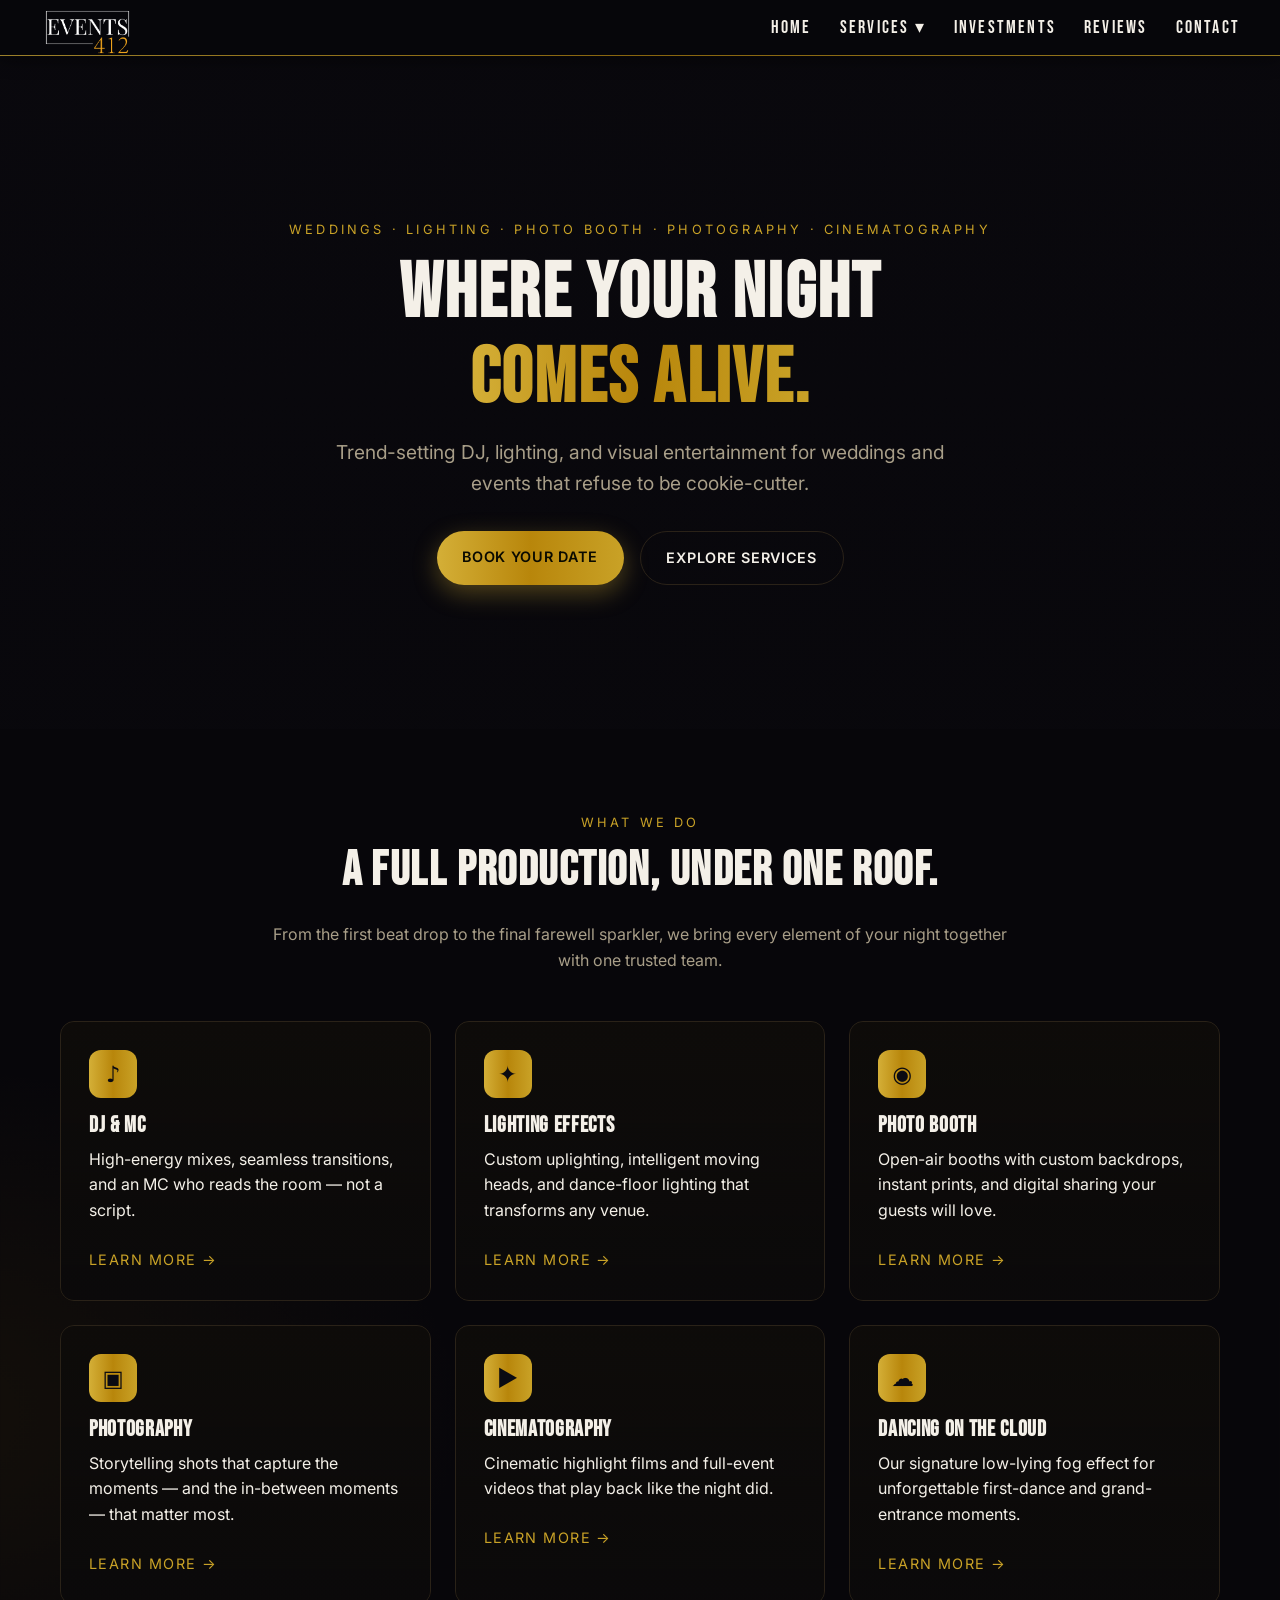
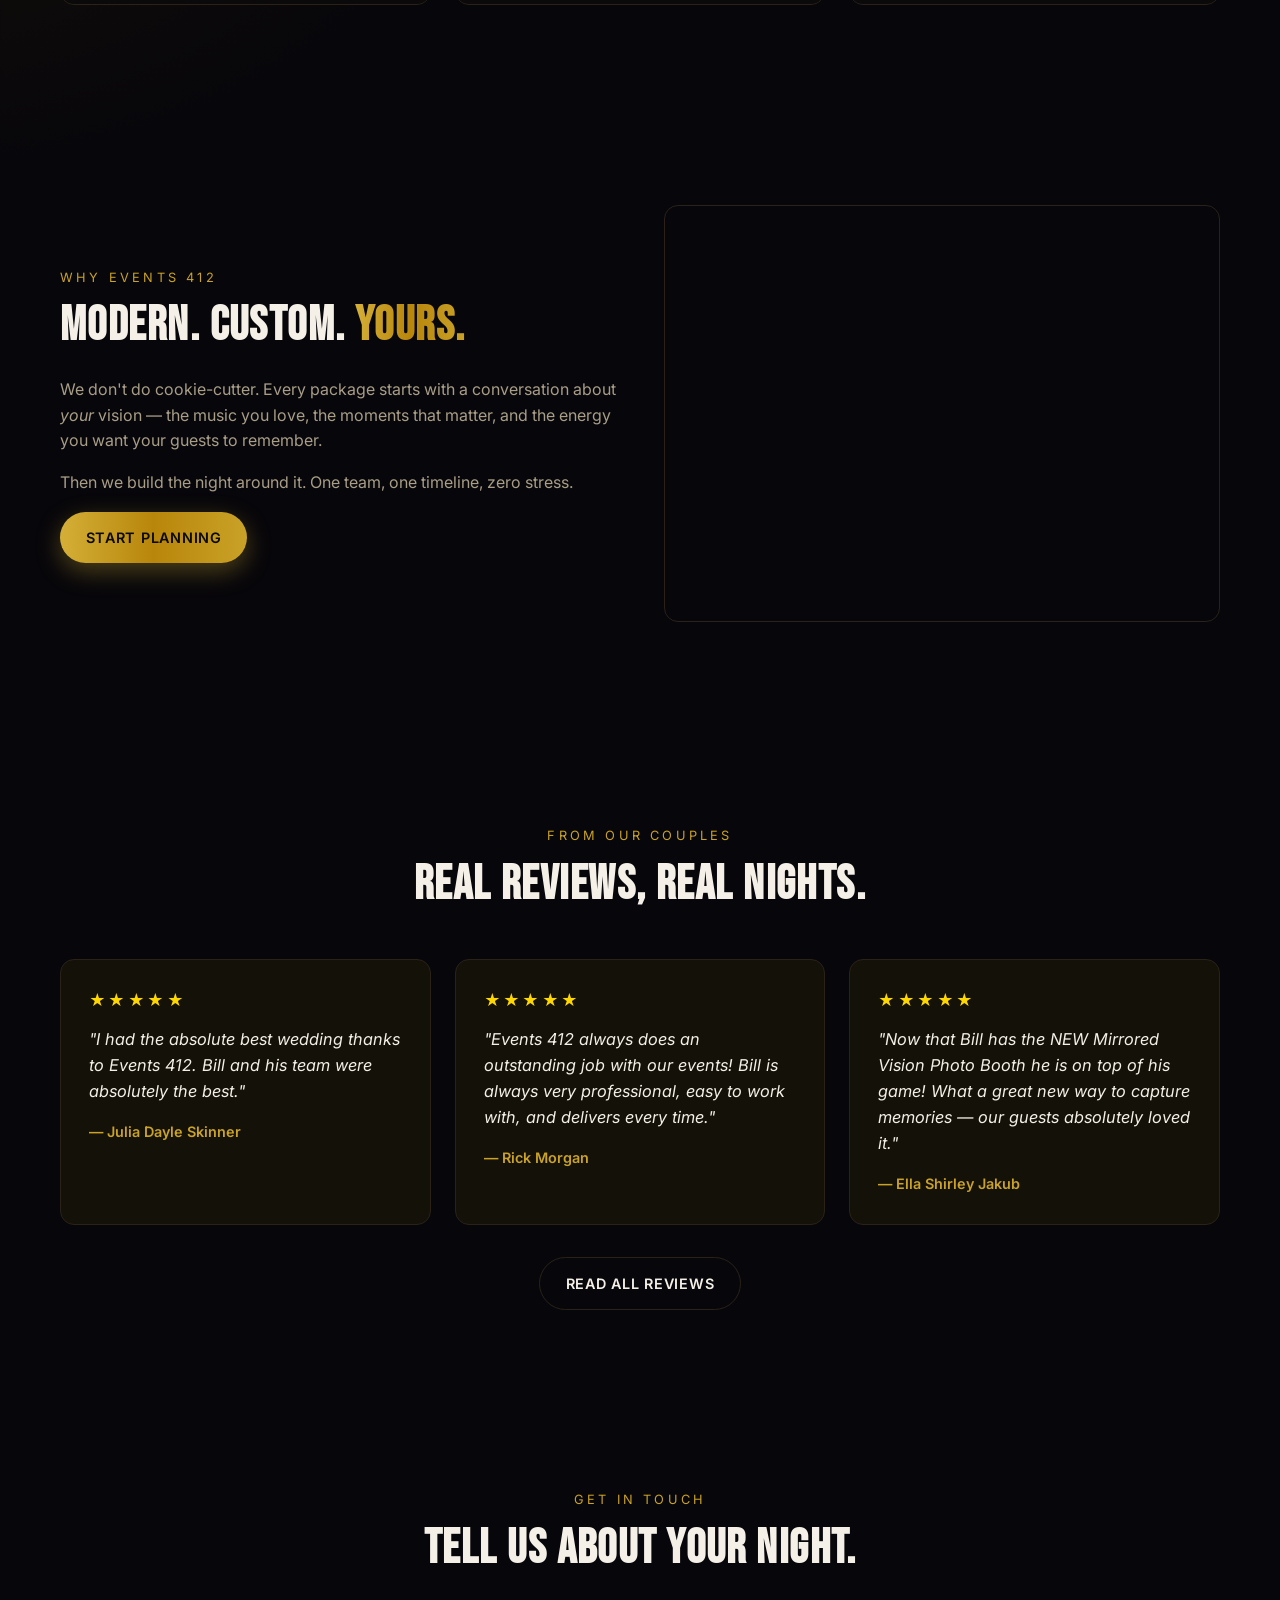
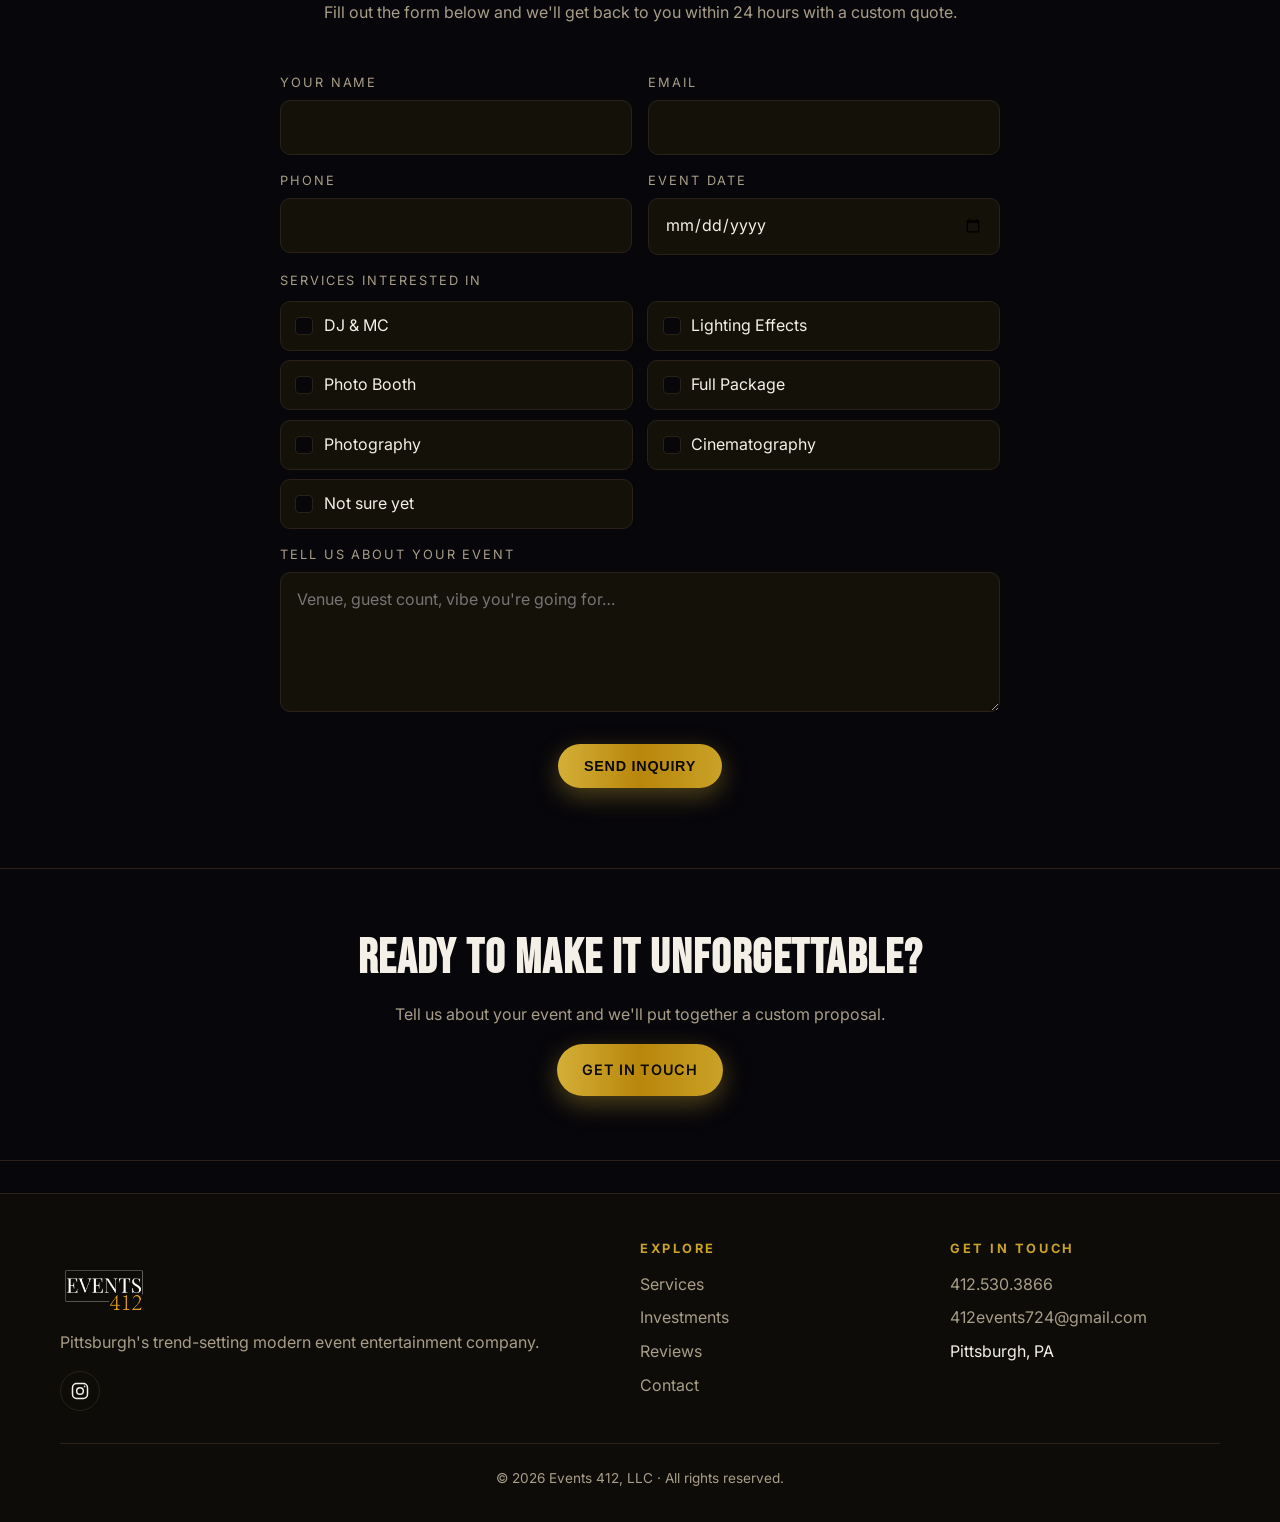
<file: index.html>
<!DOCTYPE html>
<html lang="en">
<head>
  <meta charset="UTF-8">
  <meta name="viewport" content="width=device-width, initial-scale=1.0">
  <title>Events 412 — Pittsburgh DJ, Lighting & Event Entertainment</title>
  <meta name="description" content="Events 412 is Pittsburgh's trend-setting modern event entertainment company. DJ, custom lighting, photo booth, photography, and cinematography for weddings and events.">
  <link rel="icon" type="image/png" href="images/favicon.png">
  <link rel="preconnect" href="https://fonts.googleapis.com">
  <link rel="preconnect" href="https://fonts.gstatic.com" crossorigin>
  <link rel="preconnect" href="https://pub-5b7418a838064757932b3799e076431d.r2.dev" crossorigin>
  <link href="https://fonts.googleapis.com/css2?family=Bebas+Neue&family=Inter:wght@400;500;600;700&display=swap" rel="stylesheet">
  <link rel="stylesheet" href="css/styles.css">
</head>
<body>

<header class="site-header">
  <div class="container nav">
    <a href="index.html" class="brand"><img src="images/logo.png" alt="Events 412" style="height:88px;width:auto;display:block;" decoding="async"></a>
    <button class="nav-toggle" aria-label="Toggle menu" aria-expanded="false">☰</button>
    <ul class="nav-links">
      <li><a href="index.html">Home</a></li>
      <li class="has-dropdown">
        <a href="services/">Services<span class="caret"> ▾</span></a>
        <ul class="dropdown">
          <li><a href="services/weddings.html">DJ &amp; MC</a></li>
          <li><a href="services/lighting.html">Lighting Effects</a></li>
          <li><a href="services/photo-booth.html">Photo Booth</a></li>
          <li><a href="services/photography.html">Photography</a></li>
          <li><a href="services/cinematography.html">Cinematography</a></li>
        </ul>
      </li>
      <li><a href="investments.html">Investments</a></li>
      <li><a href="reviews.html">Reviews</a></li>
      <li><a href="index.html#contact">Contact</a></li>
    </ul>
  </div>
</header>

<main>

  <section class="hero hero-splash">
    <video class="hero-video" autoplay muted loop playsinline preload="auto"
           poster="https://pub-5b7418a838064757932b3799e076431d.r2.dev/Photography%20Photos/_DSC4124.webp">
      <source src="https://pub-5b7418a838064757932b3799e076431d.r2.dev/Videos/2Dance.mp4" type="video/mp4">
    </video>
    <div class="container">
      <span class="eyebrow">Weddings · Lighting · Photo Booth · Photography · Cinematography</span>
      <h1>Where Your Night<br><span class="gradient-text">Comes Alive.</span></h1>
      <p class="lede">Trend-setting DJ, lighting, and visual entertainment for weddings and events that refuse to be cookie-cutter.</p>
      <div class="hero-actions">
        <a href="#contact" class="btn btn-primary">Book Your Date</a>
        <a href="services/" class="btn btn-ghost">Explore Services</a>
      </div>
    </div>
  </section>

  <section>
    <div class="container">
      <div class="section-head">
        <span class="eyebrow">What We Do</span>
        <h2>A full production, under one roof.</h2>
        <p>From the first beat drop to the final farewell sparkler, we bring every element of your night together with one trusted team.</p>
      </div>

      <div class="grid grid-3">
        <div class="card card-bg" style="--card-img:url('https://pub-5b7418a838064757932b3799e076431d.r2.dev/Photography%20Photos/_DSC4124.webp');">
          <div class="icon">♪</div>
          <h3>DJ &amp; MC</h3>
          <p>High-energy mixes, seamless transitions, and an MC who reads the room — not a script.</p>
          <a class="more" href="services/weddings.html">Learn more →</a>
        </div>
        <div class="card card-bg" style="--card-img:url('https://pub-5b7418a838064757932b3799e076431d.r2.dev/Frontpage/Lighting%20Effects.webp');">
          <div class="icon">✦</div>
          <h3>Lighting Effects</h3>
          <p>Custom uplighting, intelligent moving heads, and dance-floor lighting that transforms any venue.</p>
          <a class="more" href="services/lighting.html">Learn more →</a>
        </div>
        <div class="card card-bg" style="--card-img:url('https://pub-5b7418a838064757932b3799e076431d.r2.dev/Frontpage/Photo%20Booth.webp');">
          <div class="icon">◉</div>
          <h3>Photo Booth</h3>
          <p>Open-air booths with custom backdrops, instant prints, and digital sharing your guests will love.</p>
          <a class="more" href="services/photo-booth.html">Learn more →</a>
        </div>
        <div class="card card-bg" style="--card-img:url('https://pub-5b7418a838064757932b3799e076431d.r2.dev/Frontpage/Photography.webp');">
          <div class="icon">▣</div>
          <h3>Photography</h3>
          <p>Storytelling shots that capture the moments — and the in-between moments — that matter most.</p>
          <a class="more" href="services/photography.html">Learn more →</a>
        </div>
        <div class="card card-bg" style="--card-img:url('https://pub-5b7418a838064757932b3799e076431d.r2.dev/Frontpage/Cinematography.webp');">
          <div class="icon">▶</div>
          <h3>Cinematography</h3>
          <p>Cinematic highlight films and full-event videos that play back like the night did.</p>
          <a class="more" href="services/cinematography.html">Learn more →</a>
        </div>
        <div class="card card-bg" style="--card-img:url('https://pub-5b7418a838064757932b3799e076431d.r2.dev/Frontpage/Dancing%20on%20the%20Cloud.webp');">
          <div class="icon">☁</div>
          <h3>Dancing on the Cloud</h3>
          <p>Our signature low-lying fog effect for unforgettable first-dance and grand-entrance moments.</p>
          <a class="more" href="services/lighting.html">Learn more →</a>
        </div>
      </div>
    </div>
  </section>

  <section class="section-narrow">
    <div class="container">
      <div class="feature-row">
        <div>
          <span class="eyebrow">Why Events 412</span>
          <h2>Modern. Custom. <span class="gradient-text">Yours.</span></h2>
          <p>We don't do cookie-cutter. Every package starts with a conversation about <em>your</em> vision — the music you love, the moments that matter, and the energy you want your guests to remember.</p>
          <p>Then we build the night around it. One team, one timeline, zero stress.</p>
          <a href="index.html#contact" class="btn btn-primary">Start Planning</a>
        </div>
        <div class="feature-img" style="background:url('https://pub-5b7418a838064757932b3799e076431d.r2.dev/Frontpage/Cookie%20cutter.webp') center/cover no-repeat;font-size:0;"></div>
      </div>
    </div>
  </section>

  <section>
    <div class="container">
      <div class="section-head">
        <span class="eyebrow">From Our Couples</span>
        <h2>Real reviews, real nights.</h2>
      </div>
      <div class="grid grid-3">
        <div class="review">
          <div class="stars">★★★★★</div>
          <blockquote>"I had the absolute best wedding thanks to Events 412. Bill and his team were absolutely the best."</blockquote>
          <cite>— Julia Dayle Skinner</cite>
        </div>
        <div class="review">
          <div class="stars">★★★★★</div>
          <blockquote>"Events 412 always does an outstanding job with our events! Bill is always very professional, easy to work with, and delivers every time."</blockquote>
          <cite>— Rick Morgan</cite>
        </div>
        <div class="review">
          <div class="stars">★★★★★</div>
          <blockquote>"Now that Bill has the NEW Mirrored Vision Photo Booth he is on top of his game! What a great new way to capture memories — our guests absolutely loved it."</blockquote>
          <cite>— Ella Shirley Jakub</cite>
        </div>
      </div>
      <p style="text-align:center; margin-top:2rem;"><a href="reviews.html" class="btn btn-ghost">Read All Reviews</a></p>
    </div>
  </section>

  <section id="contact">
    <div class="container">
      <div class="section-head">
        <span class="eyebrow">Get In Touch</span>
        <h2>Tell us about your night.</h2>
        <p>Fill out the form below and we'll get back to you within 24 hours with a custom quote.</p>
      </div>
      <form class="contact-form" action="https://api.web3forms.com/submit" method="POST">
        <input type="hidden" name="access_key" value="089ed60b-d118-460a-8bae-2e8a4f8d024b">
        <input type="hidden" name="subject" value="New inquiry from events412.com">
        <input type="hidden" name="from_name" value="Events 412 Website">
        <input type="checkbox" name="botcheck" style="display:none" tabindex="-1" autocomplete="off">
        <div class="row">
          <div>
            <label for="cf-name">Your Name</label>
            <input id="cf-name" type="text" name="Name" required>
          </div>
          <div>
            <label for="cf-email">Email</label>
            <input id="cf-email" type="email" name="Email" required>
          </div>
        </div>
        <div class="row">
          <div>
            <label for="cf-phone">Phone</label>
            <input id="cf-phone" type="tel" name="Phone">
          </div>
          <div>
            <label for="cf-date">Event Date</label>
            <input id="cf-date" type="date" name="Event Date">
          </div>
        </div>
        <fieldset class="checkbox-group">
          <legend>Services Interested In</legend>
          <div class="checkbox-grid">
            <label class="checkbox"><input type="checkbox" name="Services[]" value="DJ &amp; MC"><span>DJ &amp; MC</span></label>
            <label class="checkbox"><input type="checkbox" name="Services[]" value="Lighting Effects"><span>Lighting Effects</span></label>
            <label class="checkbox"><input type="checkbox" name="Services[]" value="Photo Booth"><span>Photo Booth</span></label>
            <label class="checkbox"><input type="checkbox" name="Services[]" value="Full Package"><span>Full Package</span></label>
            <label class="checkbox"><input type="checkbox" name="Services[]" value="Photography"><span>Photography</span></label>
            <label class="checkbox"><input type="checkbox" name="Services[]" value="Cinematography"><span>Cinematography</span></label>
            <label class="checkbox"><input type="checkbox" name="Services[]" value="Not sure yet"><span>Not sure yet</span></label>
          </div>
        </fieldset>
        <div>
          <label for="cf-message">Tell us about your event</label>
          <textarea id="cf-message" name="Message" placeholder="Venue, guest count, vibe you're going for…"></textarea>
        </div>
        <div class="submit-row">
          <button type="submit" class="btn btn-primary">Send Inquiry</button>
        </div>
      </form>
    </div>
  </section>

  <section class="cta-strip cta-strip--image" style="--cta-img:url('https://pub-5b7418a838064757932b3799e076431d.r2.dev/Frontpage/Ready%20to%20make%20it%20unforgettable%3F.webp');">
    <div class="container">
      <h2>Ready to make it unforgettable?</h2>
      <p>Tell us about your event and we'll put together a custom proposal.</p>
      <a href="index.html#contact" class="btn btn-primary">Get In Touch</a>
    </div>
  </section>

</main>

<footer class="site-footer">
  <div class="container">
    <div class="footer-grid">
      <div>
        <a href="index.html" class="brand"><img src="images/logo.png" alt="Events 412" style="height:88px;width:auto;display:block;" decoding="async"></a>
        <p>Pittsburgh's trend-setting modern event entertainment company.</p>
        <div class="socials">
          <a href="https://www.instagram.com/events412pgh" target="_blank" rel="noopener" aria-label="Instagram"><svg viewBox="0 0 24 24" width="20" height="20" fill="none" stroke="currentColor" stroke-width="1.8" stroke-linecap="round" stroke-linejoin="round" aria-hidden="true"><rect x="3" y="3" width="18" height="18" rx="5"/><circle cx="12" cy="12" r="4"/><circle cx="17.5" cy="6.5" r="1" fill="currentColor" stroke="none"/></svg></a>
        </div>
      </div>
      <div>
        <h4>Explore</h4>
        <ul>
          <li><a href="services/">Services</a></li>
          <li><a href="investments.html">Investments</a></li>
          <li><a href="reviews.html">Reviews</a></li>
          <li><a href="index.html#contact">Contact</a></li>
        </ul>
      </div>
      <div>
        <h4>Get In Touch</h4>
        <ul>
          <li><a href="tel:4125303866">412.530.3866</a></li>
          <li><a href="mailto:412events724@gmail.com">412events724@gmail.com</a></li>
          <li>Pittsburgh, PA</li>
        </ul>
      </div>
    </div>
    <div class="copyright">© <span id="year">2026</span> Events 412, LLC · All rights reserved.</div>
  </div>
</footer>

<script src="js/main.js" defer></script>
</body>
</html>
</file>
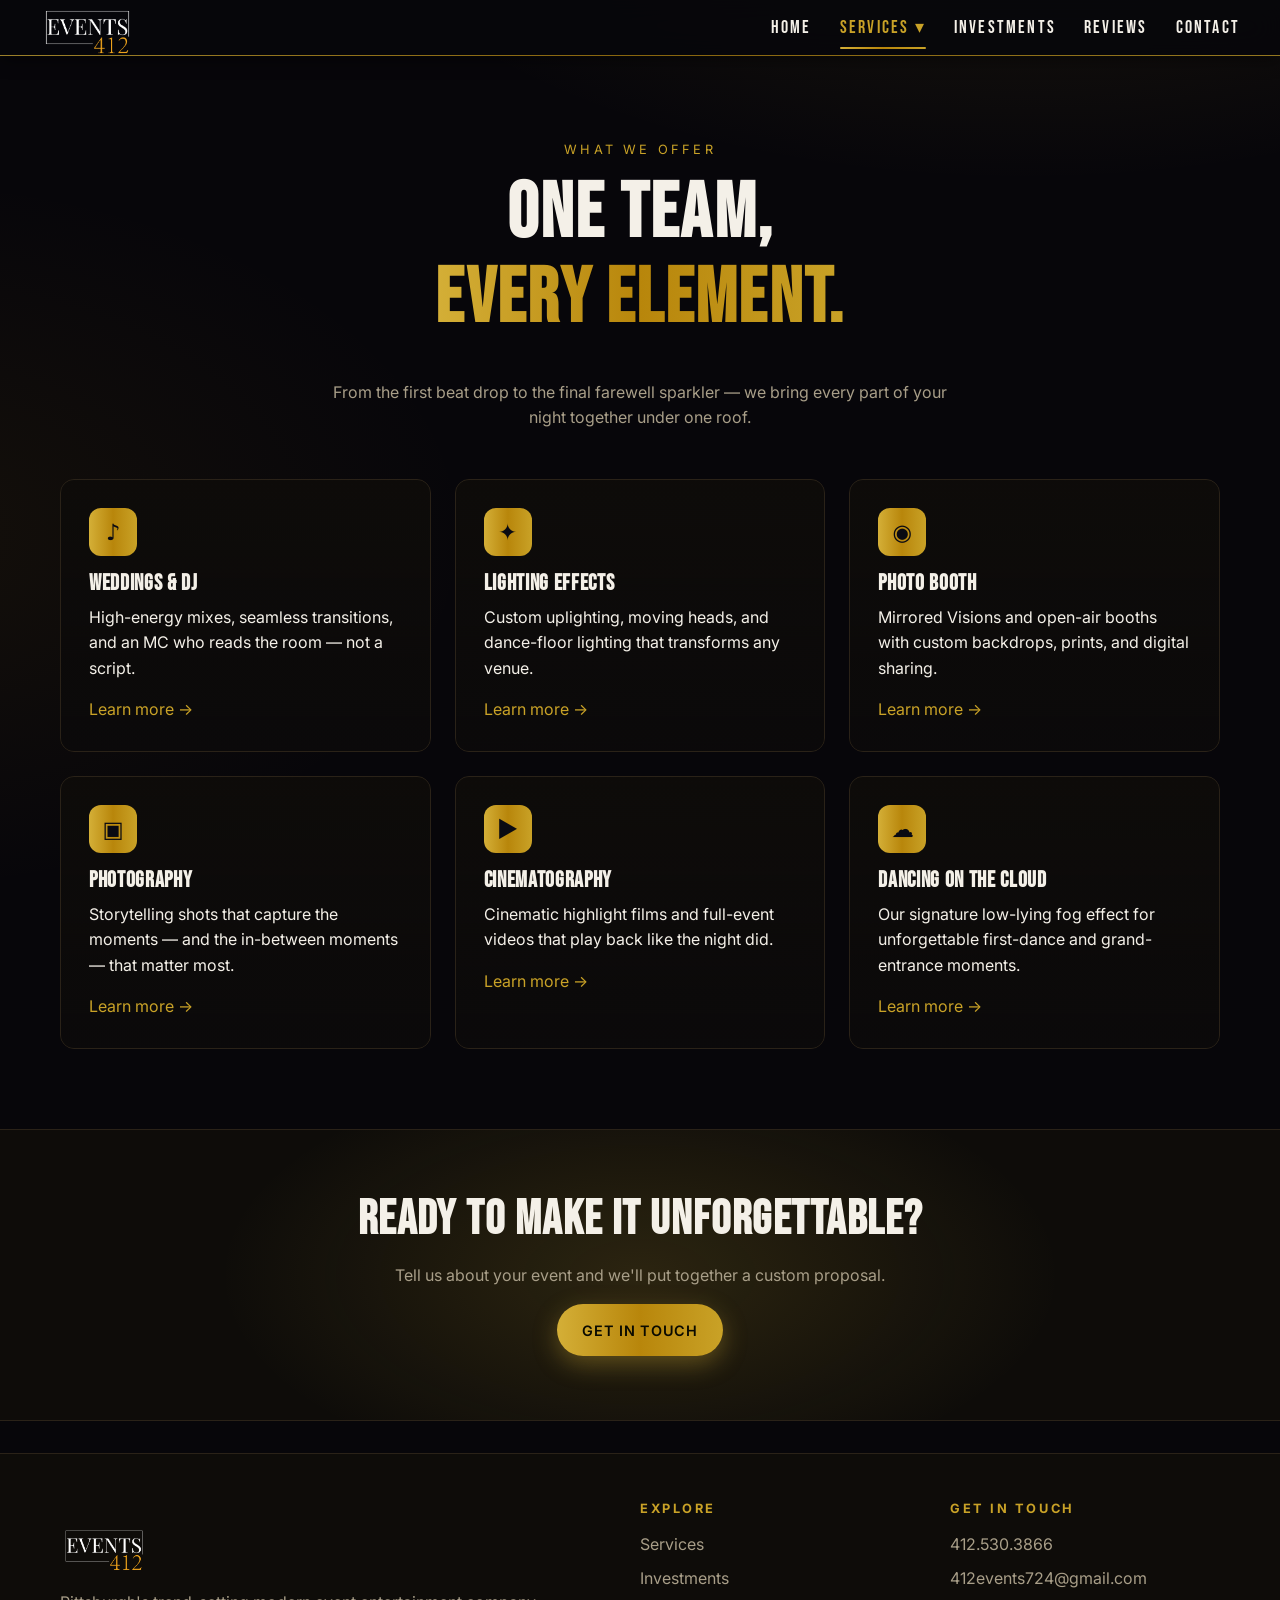
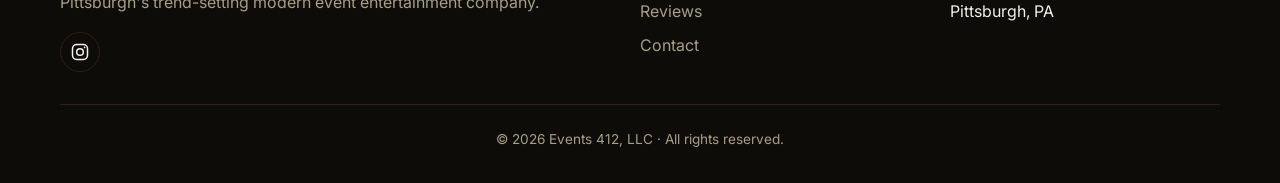
<file: services/index.html>
<!DOCTYPE html>
<html lang="en">
<head>
  <meta charset="UTF-8">
  <meta name="viewport" content="width=device-width, initial-scale=1.0">
  <title>Services — Events 412 Pittsburgh</title>
  <meta name="description" content="DJ, lighting, photo booth, photography, and cinematography services from Events 412 — Pittsburgh's premier wedding and event entertainment company.">
  <link rel="icon" type="image/png" href="../images/favicon.png">
  <link rel="preconnect" href="https://fonts.googleapis.com">
  <link rel="preconnect" href="https://fonts.gstatic.com" crossorigin>
  <link href="https://fonts.googleapis.com/css2?family=Bebas+Neue&family=Inter:wght@400;500;600;700&display=swap" rel="stylesheet">
  <link rel="stylesheet" href="../css/styles.css">
</head>
<body>

<header class="site-header">
  <div class="container nav">
    <a href="../index.html" class="brand"><img src="../images/logo.png" alt="Events 412" style="height:88px;width:auto;display:block;" decoding="async"></a>
    <button class="nav-toggle" aria-label="Toggle menu" aria-expanded="false">☰</button>
    <ul class="nav-links">
      <li><a href="../index.html">Home</a></li>
      <li class="has-dropdown">
        <a href="./" class="active">Services<span class="caret"> ▾</span></a>
        <ul class="dropdown">
          <li><a href="weddings.html">DJ &amp; MC</a></li>
          <li><a href="lighting.html">Lighting Effects</a></li>
          <li><a href="photo-booth.html">Photo Booth</a></li>
          <li><a href="photography.html">Photography</a></li>
          <li><a href="cinematography.html">Cinematography</a></li>
        </ul>
      </li>
      <li><a href="../investments.html">Investments</a></li>
      <li><a href="../reviews.html">Reviews</a></li>
      <li><a href="../index.html#contact">Contact</a></li>
    </ul>
  </div>
</header>

<main>

  <section class="page-hero">
    <div class="container">
      <span class="eyebrow">What We Offer</span>
      <h1>One Team,<br><span class="gradient-text">Every Element.</span></h1>
      <p>From the first beat drop to the final farewell sparkler — we bring every part of your night together under one roof.</p>
    </div>
  </section>

  <section style="padding-top:0;">
    <div class="container">
      <div class="grid grid-3">
        <a class="card card-bg" href="weddings.html" style="text-decoration:none;--card-img:url('https://pub-5b7418a838064757932b3799e076431d.r2.dev/Photography%20Photos/_DSC4124.webp');">
          <div class="icon">♪</div>
          <h3>Weddings &amp; DJ</h3>
          <p>High-energy mixes, seamless transitions, and an MC who reads the room — not a script.</p>
          <span class="more">Learn more →</span>
        </a>
        <a class="card card-bg" href="lighting.html" style="text-decoration:none;--card-img:url('https://pub-5b7418a838064757932b3799e076431d.r2.dev/Frontpage/Lighting%20Effects.webp');">
          <div class="icon">✦</div>
          <h3>Lighting Effects</h3>
          <p>Custom uplighting, moving heads, and dance-floor lighting that transforms any venue.</p>
          <span class="more">Learn more →</span>
        </a>
        <a class="card card-bg" href="photo-booth.html" style="text-decoration:none;--card-img:url('https://pub-5b7418a838064757932b3799e076431d.r2.dev/Frontpage/Photo%20Booth.webp');">
          <div class="icon">◉</div>
          <h3>Photo Booth</h3>
          <p>Mirrored Visions and open-air booths with custom backdrops, prints, and digital sharing.</p>
          <span class="more">Learn more →</span>
        </a>
        <a class="card card-bg" href="photography.html" style="text-decoration:none;--card-img:url('https://pub-5b7418a838064757932b3799e076431d.r2.dev/Frontpage/Photography.webp');">
          <div class="icon">▣</div>
          <h3>Photography</h3>
          <p>Storytelling shots that capture the moments — and the in-between moments — that matter most.</p>
          <span class="more">Learn more →</span>
        </a>
        <a class="card card-bg" href="cinematography.html" style="text-decoration:none;--card-img:url('https://pub-5b7418a838064757932b3799e076431d.r2.dev/Frontpage/Cinematography.webp');">
          <div class="icon">▶</div>
          <h3>Cinematography</h3>
          <p>Cinematic highlight films and full-event videos that play back like the night did.</p>
          <span class="more">Learn more →</span>
        </a>
        <a class="card card-bg" href="lighting.html" style="text-decoration:none;--card-img:url('https://pub-5b7418a838064757932b3799e076431d.r2.dev/Frontpage/Dancing%20on%20the%20Cloud.webp');">
          <div class="icon">☁</div>
          <h3>Dancing on the Cloud</h3>
          <p>Our signature low-lying fog effect for unforgettable first-dance and grand-entrance moments.</p>
          <span class="more">Learn more →</span>
        </a>
      </div>
    </div>
  </section>

  <section class="cta-strip">
    <div class="container">
      <h2>Ready to make it unforgettable?</h2>
      <p>Tell us about your event and we'll put together a custom proposal.</p>
      <a href="../index.html#contact" class="btn btn-primary">Get In Touch</a>
    </div>
  </section>

</main>

<footer class="site-footer">
  <div class="container">
    <div class="footer-grid">
      <div>
        <a href="../index.html" class="brand"><img src="../images/logo.png" alt="Events 412" style="height:88px;width:auto;display:block;" decoding="async"></a>
        <p>Pittsburgh's trend-setting modern event entertainment company.</p>
        <div class="socials">
          <a href="https://www.instagram.com/events412pgh" target="_blank" rel="noopener" aria-label="Instagram"><svg viewBox="0 0 24 24" width="20" height="20" fill="none" stroke="currentColor" stroke-width="1.8" stroke-linecap="round" stroke-linejoin="round" aria-hidden="true"><rect x="3" y="3" width="18" height="18" rx="5"/><circle cx="12" cy="12" r="4"/><circle cx="17.5" cy="6.5" r="1" fill="currentColor" stroke="none"/></svg></a>
        </div>
      </div>
      <div>
        <h4>Explore</h4>
        <ul>
          <li><a href="./">Services</a></li>
          <li><a href="../investments.html">Investments</a></li>
          <li><a href="../reviews.html">Reviews</a></li>
          <li><a href="../index.html#contact">Contact</a></li>
        </ul>
      </div>
      <div>
        <h4>Get In Touch</h4>
        <ul>
          <li><a href="tel:4125303866">412.530.3866</a></li>
          <li><a href="mailto:412events724@gmail.com">412events724@gmail.com</a></li>
          <li>Pittsburgh, PA</li>
        </ul>
      </div>
    </div>
    <div class="copyright">© <span id="year">2026</span> Events 412, LLC · All rights reserved.</div>
  </div>
</footer>

<script src="../js/main.js" defer></script>
</body>
</html>
</file>
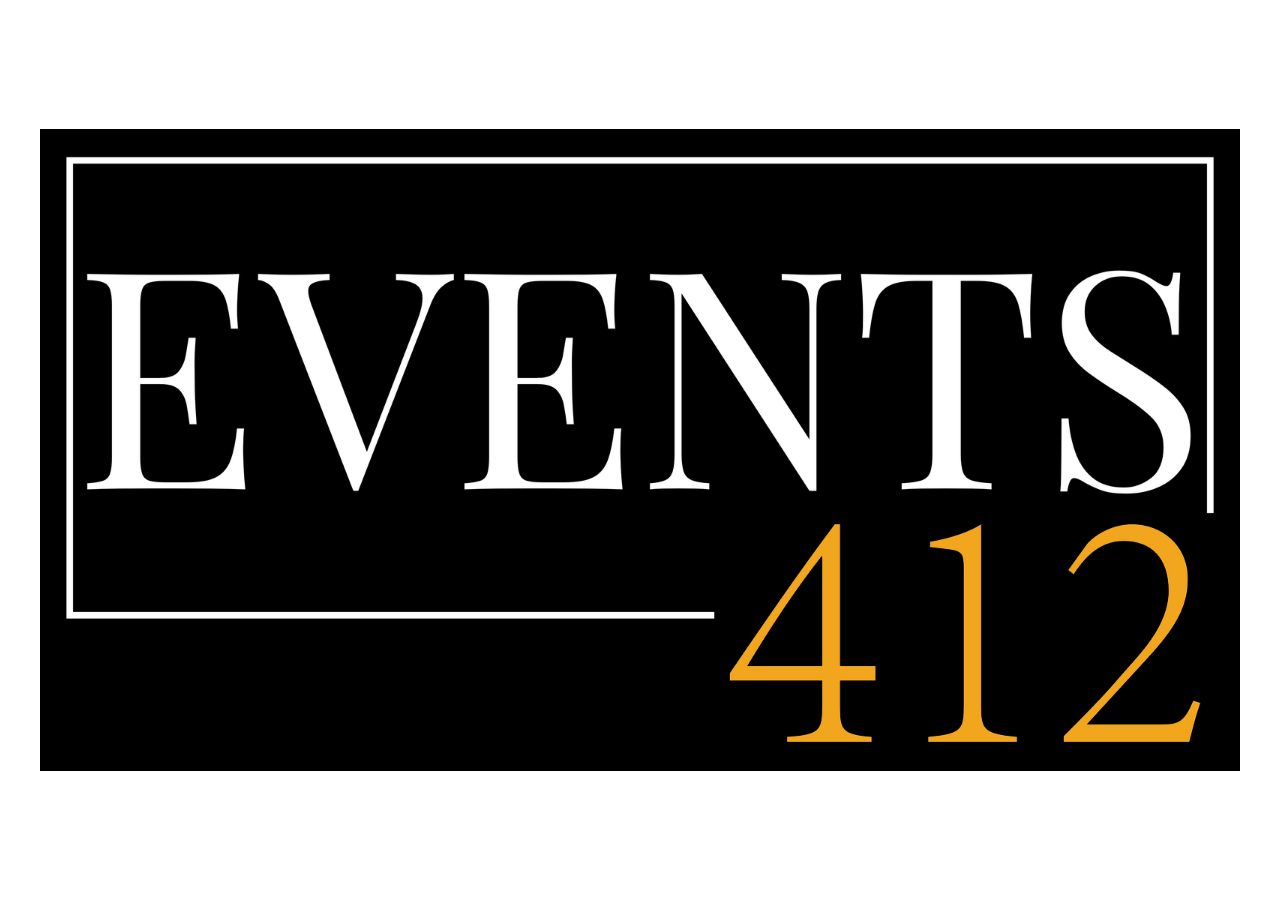
<file: animated-logo.html>
<!DOCTYPE html>
<html lang="en">
<head>
<meta charset="UTF-8">
<title>Events 412</title>
<style>
  *{box-sizing:border-box;margin:0;padding:0}
  html,body{height:100%;background:transparent;overflow:hidden;font-family:Georgia,serif}
  body{display:flex;align-items:center;justify-content:center;flex-direction:column;gap:24px}

  .stage{
    position:relative;
    width:100%;
    max-width:1200px;
    aspect-ratio: 1600 / 856;
  }

  .layer{
    position:absolute;
    inset:0;
    width:100%;
    height:100%;
    background-size:contain;
    background-repeat:no-repeat;
    background-position:center;
  }

  .white{
    background-image:url('[data-uri]');
    opacity:0;
    animation: whiteIn 1.4s cubic-bezier(.2,.7,.2,1) 0.3s forwards;
    animation-play-state: paused;
  }
  @keyframes whiteIn{
    0%   { opacity:0; transform: scale(1.04); filter: blur(8px); }
    60%  { opacity:1; }
    100% { opacity:1; transform: scale(1);    filter: blur(0); }
  }

  .sweep{
    position:absolute;
    inset:0;
    pointer-events:none;
    background: linear-gradient(105deg,
      transparent 30%,
      rgba(255,255,255,0.55) 48%,
      rgba(255,255,255,0.85) 50%,
      rgba(255,255,255,0.55) 52%,
      transparent 70%);
    mix-blend-mode: screen;
    -webkit-mask-image:url('[data-uri]');
            mask-image:url('[data-uri]');
    -webkit-mask-size:contain;
            mask-size:contain;
    -webkit-mask-repeat:no-repeat;
            mask-repeat:no-repeat;
    -webkit-mask-position:center;
            mask-position:center;
    transform: translateX(-110%);
    opacity:0;
    animation: sweep 1.2s ease-out 1.6s forwards;
    animation-play-state: paused;
  }
  @keyframes sweep{
    0%   { transform: translateX(-110%); opacity:0; }
    20%  { opacity:1; }
    80%  { opacity:1; }
    100% { transform: translateX(110%);  opacity:0; }
  }

  .gold{
    background-image:url('[data-uri]');
    opacity:0;
    transform: translateY(-30px) scale(0.92);
    animation: goldIn 0.5s cubic-bezier(.2,.8,.2,1.05) 1.4s forwards;
    animation-play-state: paused;
  }
  @keyframes goldIn{
    0%   { opacity:0; transform: translateY(-30px) scale(0.92); }
    60%  { opacity:1; }
    100% { opacity:1; transform: translateY(0) scale(1); }
  }

</style>
</head>
<body>

<script>
  window.addEventListener('message', e => {
    if (e.data === 'play') document.body.classList.add('play');
  });
</script>
<style>
  body.play .white, body.play .sweep, body.play .gold { animation-play-state: running; }
</style>

<div class="stage" id="stage">
  <div class="layer white"></div>
  <div class="sweep"></div>
  <div class="layer gold" id="gold"></div>
</div>

</body>
</html>
</file>
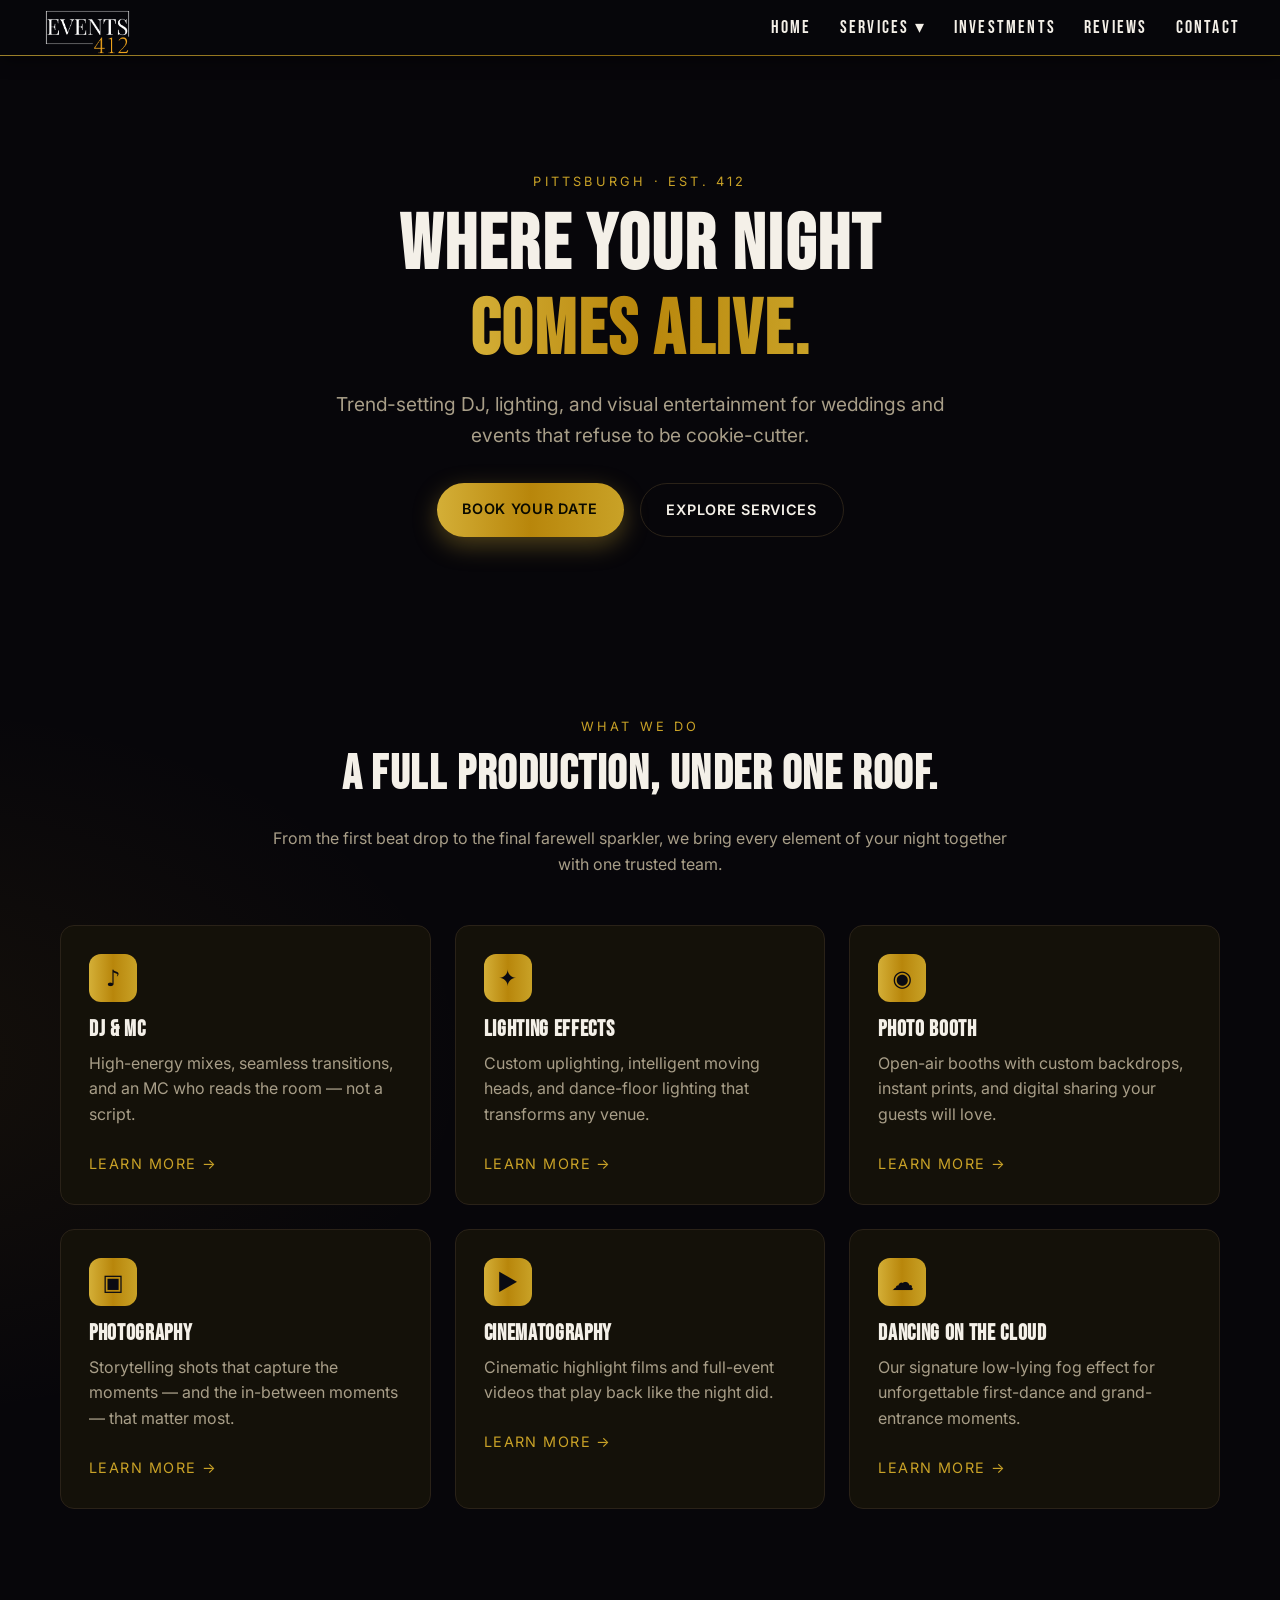
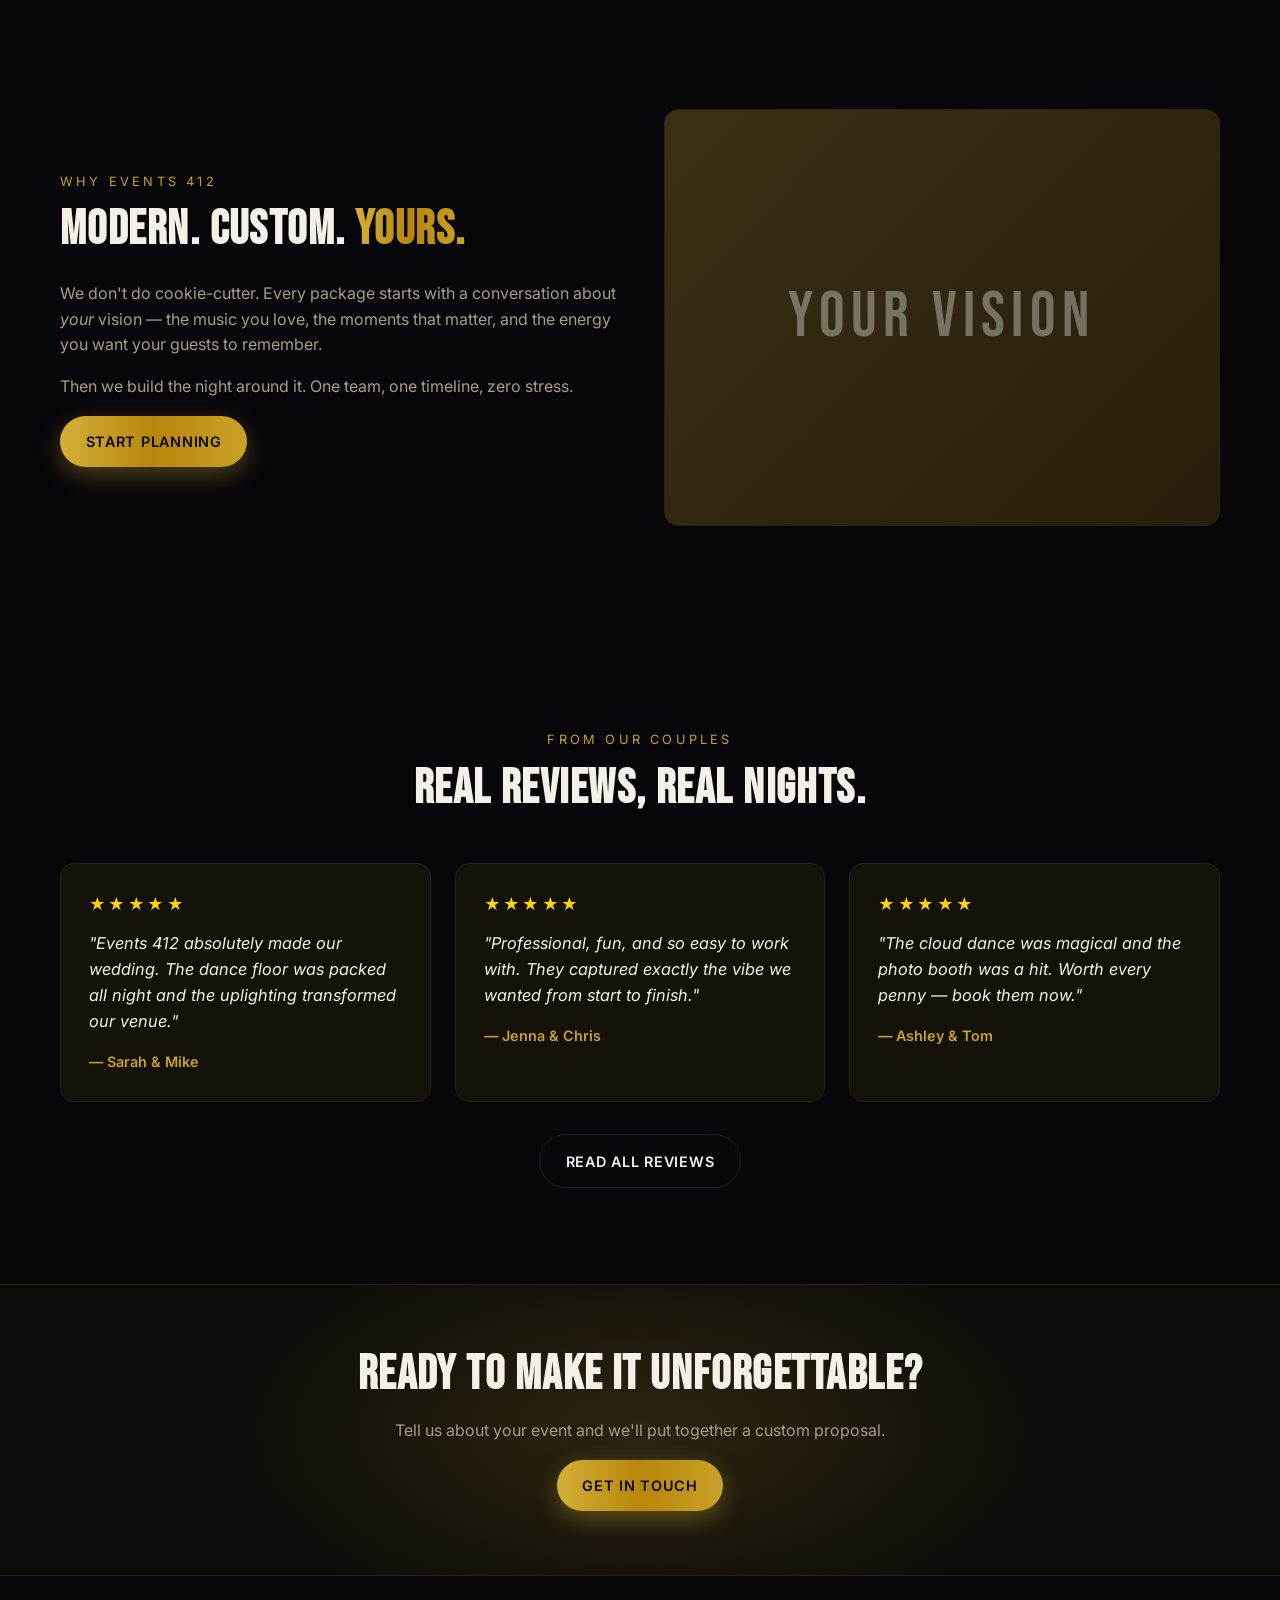
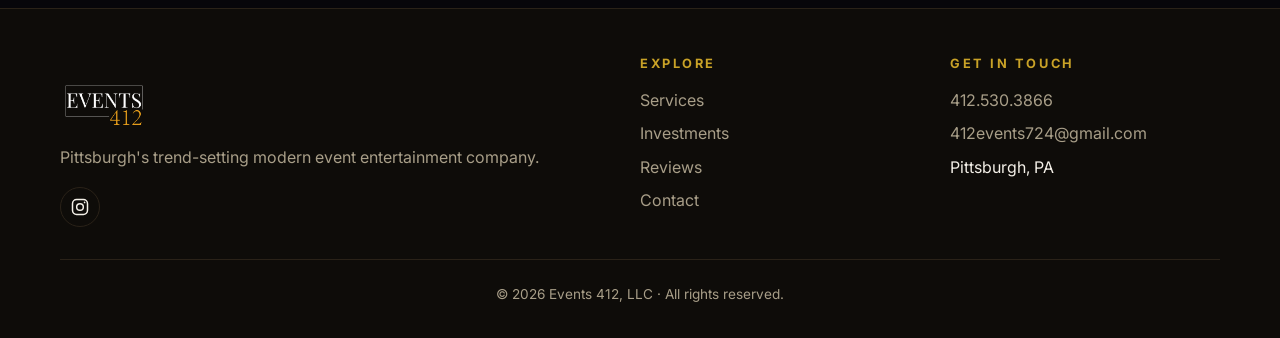
<file: contact.html>
<!DOCTYPE html>
<html lang="en">
<head>
  <meta charset="UTF-8">
  <meta name="viewport" content="width=device-width, initial-scale=1.0">
  <title>Events 412 — Pittsburgh DJ, Lighting & Event Entertainment</title>
  <meta name="description" content="Events 412 is Pittsburgh's trend-setting modern event entertainment company. DJ, custom lighting, photo booth, photography, and cinematography for weddings and events.">
  <link rel="icon" type="image/png" href="images/favicon.png">
  <link rel="preconnect" href="https://fonts.googleapis.com">
  <link rel="preconnect" href="https://fonts.gstatic.com" crossorigin>
  <link href="https://fonts.googleapis.com/css2?family=Bebas+Neue&family=Inter:wght@400;500;600;700&display=swap" rel="stylesheet">
  <link rel="stylesheet" href="css/styles.css">
</head>
<body>

<header class="site-header">
  <div class="container nav">
    <a href="index.html" class="brand"><img src="images/logo.png" alt="Events 412" style="height:88px;width:auto;display:block;" decoding="async"></a>
    <button class="nav-toggle" aria-label="Toggle menu" aria-expanded="false">☰</button>
    <ul class="nav-links">
      <li><a href="index.html">Home</a></li>
      <li class="has-dropdown">
        <a href="services/">Services<span class="caret"> ▾</span></a>
        <ul class="dropdown">
          <li><a href="services/weddings.html">DJ &amp; MC</a></li>
          <li><a href="services/lighting.html">Lighting Effects</a></li>
          <li><a href="services/photo-booth.html">Photo Booth</a></li>
          <li><a href="services/photography.html">Photography</a></li>
          <li><a href="services/cinematography.html">Cinematography</a></li>
        </ul>
      </li>
      <li><a href="investments.html">Investments</a></li>
      <li><a href="reviews.html">Reviews</a></li>
      <li><a href="index.html#contact">Contact</a></li>
    </ul>
  </div>
</header>

<main>

  <section class="hero">
    <div class="container">
      <span class="eyebrow">Pittsburgh · Est. 412</span>
      <h1>Where Your Night<br><span class="gradient-text">Comes Alive.</span></h1>
      <p class="lede">Trend-setting DJ, lighting, and visual entertainment for weddings and events that refuse to be cookie-cutter.</p>
      <div class="hero-actions">
        <a href="index.html#contact" class="btn btn-primary">Book Your Date</a>
        <a href="services/" class="btn btn-ghost">Explore Services</a>
      </div>
    </div>
  </section>

  <section>
    <div class="container">
      <div class="section-head">
        <span class="eyebrow">What We Do</span>
        <h2>A full production, under one roof.</h2>
        <p>From the first beat drop to the final farewell sparkler, we bring every element of your night together with one trusted team.</p>
      </div>

      <div class="grid grid-3">
        <div class="card">
          <div class="icon">♪</div>
          <h3>DJ &amp; MC</h3>
          <p>High-energy mixes, seamless transitions, and an MC who reads the room — not a script.</p>
          <a class="more" href="services/weddings.html">Learn more →</a>
        </div>
        <div class="card">
          <div class="icon">✦</div>
          <h3>Lighting Effects</h3>
          <p>Custom uplighting, intelligent moving heads, and dance-floor lighting that transforms any venue.</p>
          <a class="more" href="services/lighting.html">Learn more →</a>
        </div>
        <div class="card">
          <div class="icon">◉</div>
          <h3>Photo Booth</h3>
          <p>Open-air booths with custom backdrops, instant prints, and digital sharing your guests will love.</p>
          <a class="more" href="services/photo-booth.html">Learn more →</a>
        </div>
        <div class="card">
          <div class="icon">▣</div>
          <h3>Photography</h3>
          <p>Storytelling shots that capture the moments — and the in-between moments — that matter most.</p>
          <a class="more" href="services/photography.html">Learn more →</a>
        </div>
        <div class="card">
          <div class="icon">▶</div>
          <h3>Cinematography</h3>
          <p>Cinematic highlight films and full-event videos that play back like the night did.</p>
          <a class="more" href="services/cinematography.html">Learn more →</a>
        </div>
        <div class="card">
          <div class="icon">☁</div>
          <h3>Dancing on the Cloud</h3>
          <p>Our signature low-lying fog effect for unforgettable first-dance and grand-entrance moments.</p>
          <a class="more" href="services/lighting.html">Learn more →</a>
        </div>
      </div>
    </div>
  </section>

  <section class="section-narrow">
    <div class="container">
      <div class="feature-row">
        <div>
          <span class="eyebrow">Why Events 412</span>
          <h2>Modern. Custom. <span class="gradient-text">Yours.</span></h2>
          <p>We don't do cookie-cutter. Every package starts with a conversation about <em>your</em> vision — the music you love, the moments that matter, and the energy you want your guests to remember.</p>
          <p>Then we build the night around it. One team, one timeline, zero stress.</p>
          <a href="index.html#contact" class="btn btn-primary">Start Planning</a>
        </div>
        <div class="feature-img">YOUR&nbsp;VISION</div>
      </div>
    </div>
  </section>

  <section>
    <div class="container">
      <div class="section-head">
        <span class="eyebrow">From Our Couples</span>
        <h2>Real reviews, real nights.</h2>
      </div>
      <div class="grid grid-3">
        <div class="review">
          <div class="stars">★★★★★</div>
          <blockquote>"Events 412 absolutely made our wedding. The dance floor was packed all night and the uplighting transformed our venue."</blockquote>
          <cite>— Sarah &amp; Mike</cite>
        </div>
        <div class="review">
          <div class="stars">★★★★★</div>
          <blockquote>"Professional, fun, and so easy to work with. They captured exactly the vibe we wanted from start to finish."</blockquote>
          <cite>— Jenna &amp; Chris</cite>
        </div>
        <div class="review">
          <div class="stars">★★★★★</div>
          <blockquote>"The cloud dance was magical and the photo booth was a hit. Worth every penny — book them now."</blockquote>
          <cite>— Ashley &amp; Tom</cite>
        </div>
      </div>
      <p style="text-align:center; margin-top:2rem;"><a href="reviews.html" class="btn btn-ghost">Read All Reviews</a></p>
    </div>
  </section>

  <section class="cta-strip">
    <div class="container">
      <h2>Ready to make it unforgettable?</h2>
      <p>Tell us about your event and we'll put together a custom proposal.</p>
      <a href="index.html#contact" class="btn btn-primary">Get In Touch</a>
    </div>
  </section>

</main>

<footer class="site-footer">
  <div class="container">
    <div class="footer-grid">
      <div>
        <a href="index.html" class="brand"><img src="images/logo.png" alt="Events 412" style="height:88px;width:auto;display:block;" decoding="async"></a>
        <p>Pittsburgh's trend-setting modern event entertainment company.</p>
        <div class="socials">
          <a href="https://www.instagram.com/events412pgh" target="_blank" rel="noopener" aria-label="Instagram"><svg viewBox="0 0 24 24" width="20" height="20" fill="none" stroke="currentColor" stroke-width="1.8" stroke-linecap="round" stroke-linejoin="round" aria-hidden="true"><rect x="3" y="3" width="18" height="18" rx="5"/><circle cx="12" cy="12" r="4"/><circle cx="17.5" cy="6.5" r="1" fill="currentColor" stroke="none"/></svg></a>
        </div>
      </div>
      <div>
        <h4>Explore</h4>
        <ul>
          <li><a href="services/">Services</a></li>
          <li><a href="investments.html">Investments</a></li>
          <li><a href="reviews.html">Reviews</a></li>
          <li><a href="index.html#contact">Contact</a></li>
        </ul>
      </div>
      <div>
        <h4>Get In Touch</h4>
        <ul>
          <li><a href="tel:4125303866">412.530.3866</a></li>
          <li><a href="mailto:412events724@gmail.com">412events724@gmail.com</a></li>
          <li>Pittsburgh, PA</li>
        </ul>
      </div>
    </div>
    <div class="copyright">© <span id="year">2026</span> Events 412, LLC · All rights reserved.</div>
  </div>
</footer>

<script src="js/main.js" defer></script>
</body>
</html>
</file>
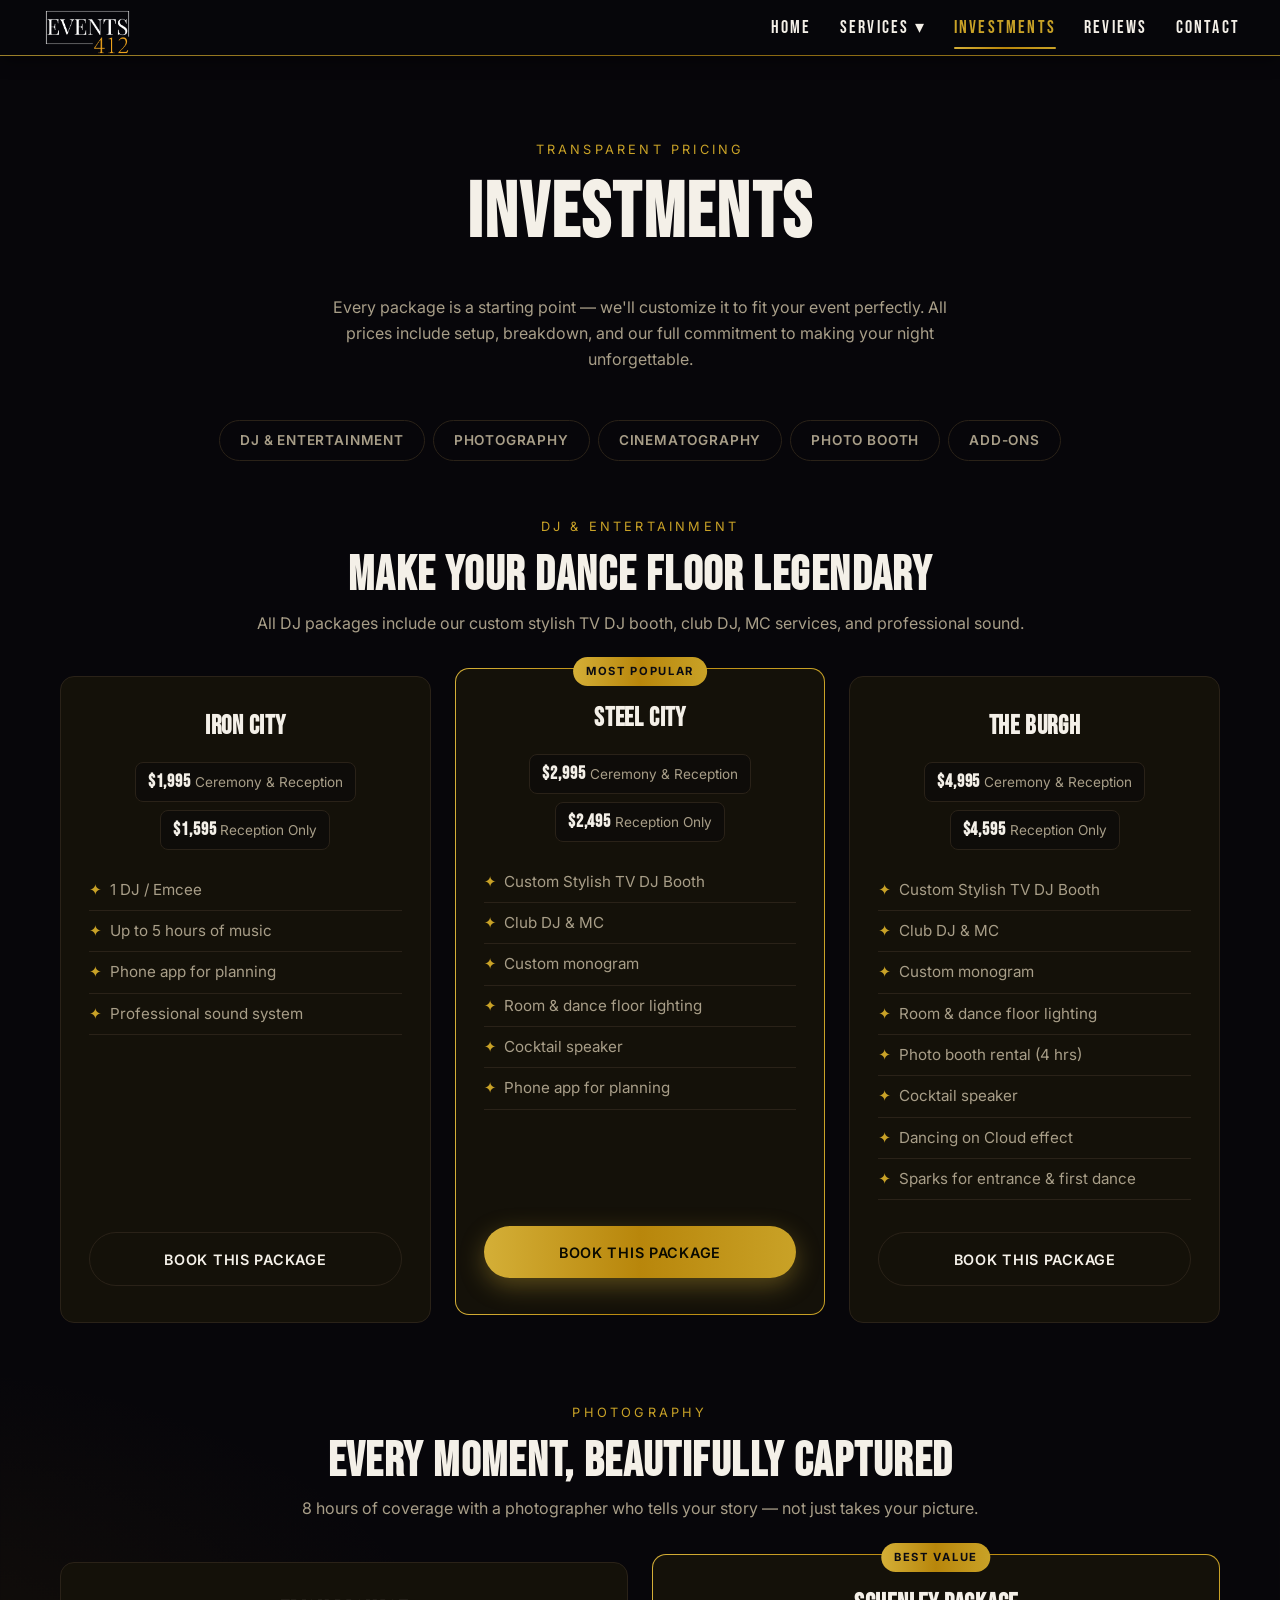
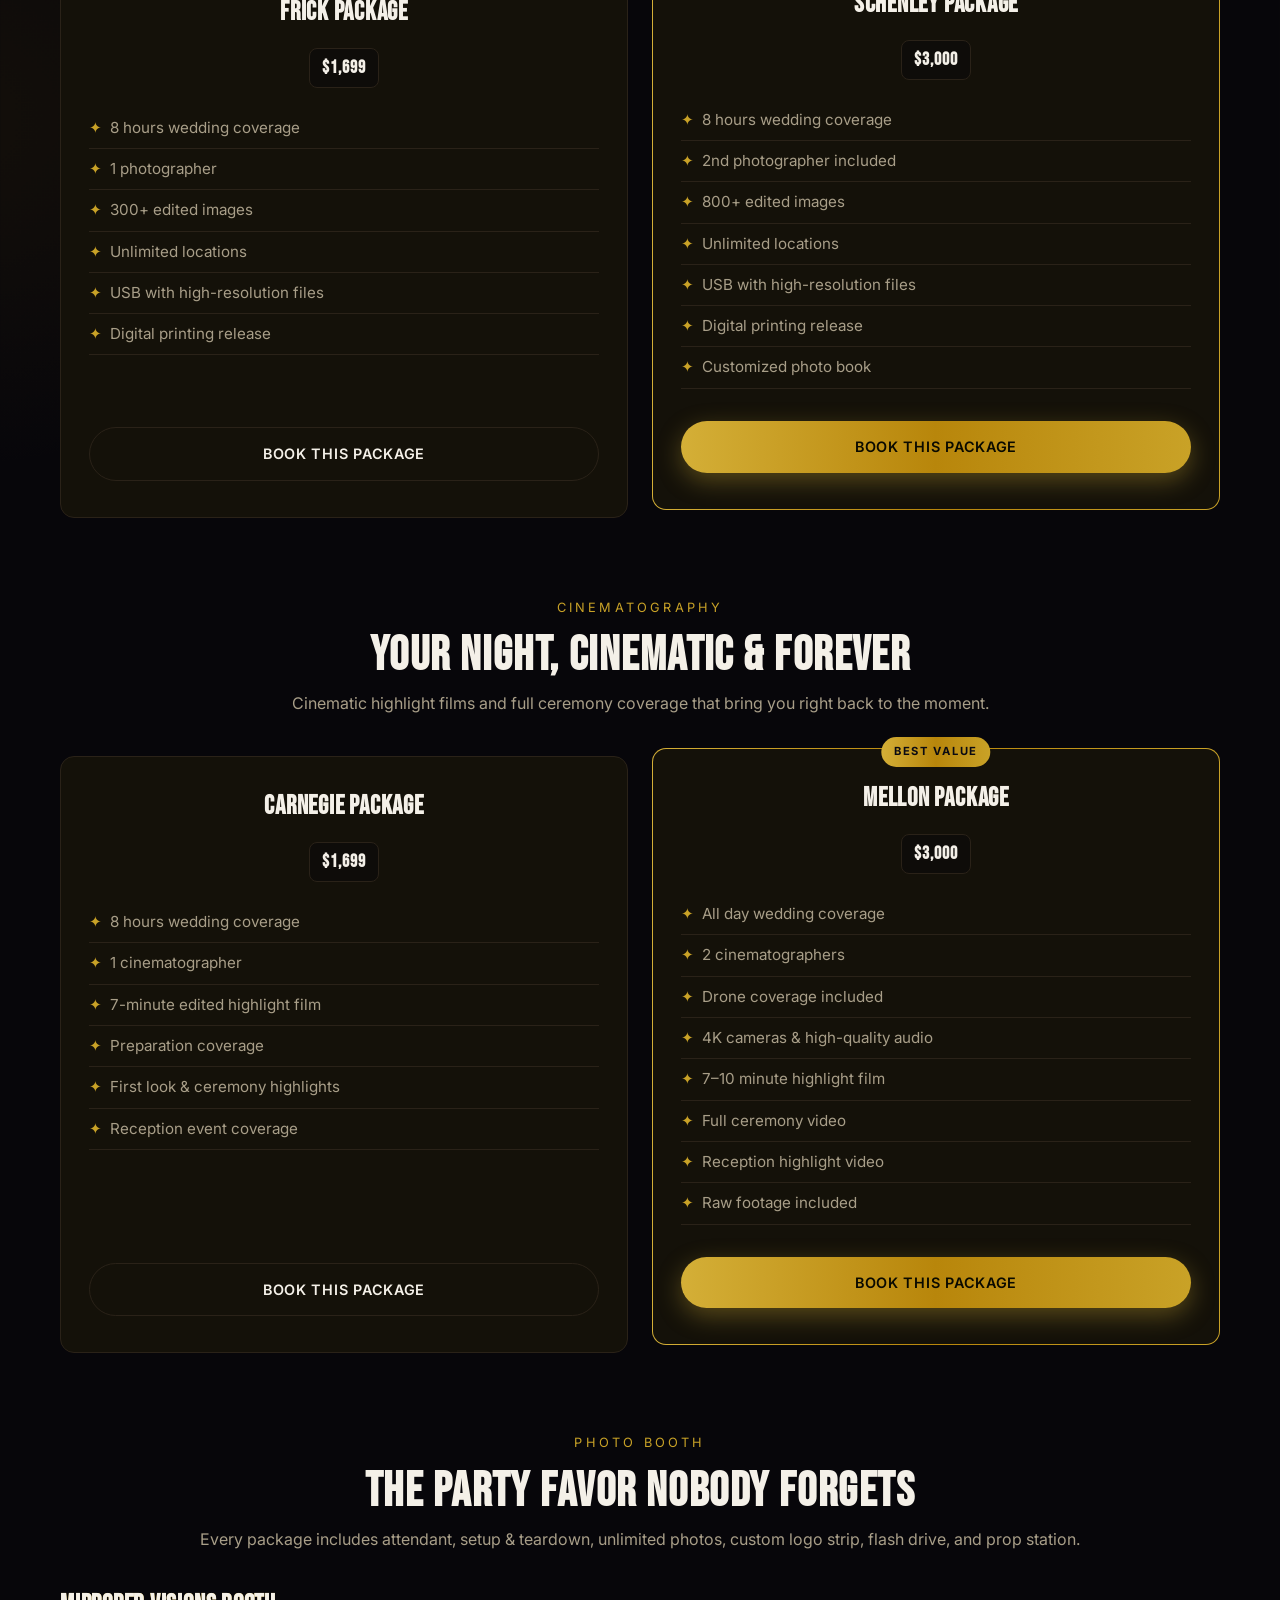
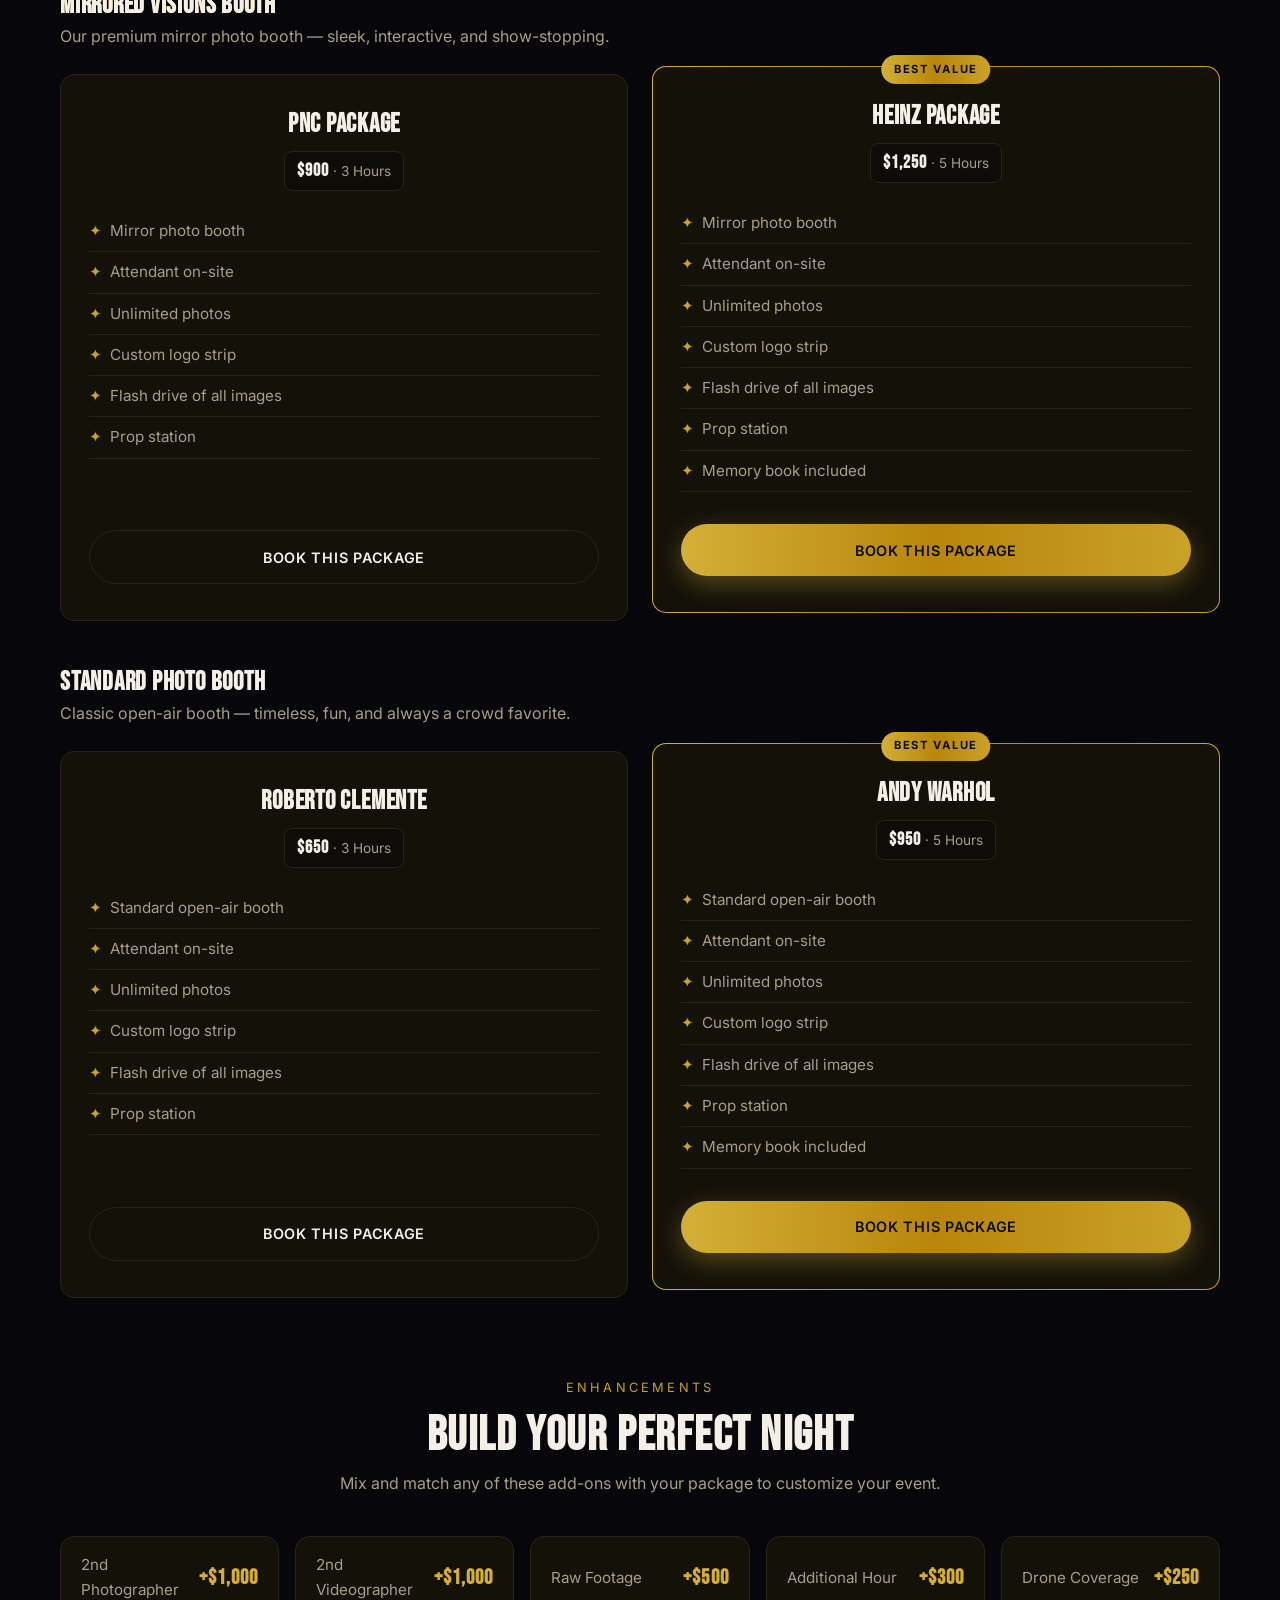
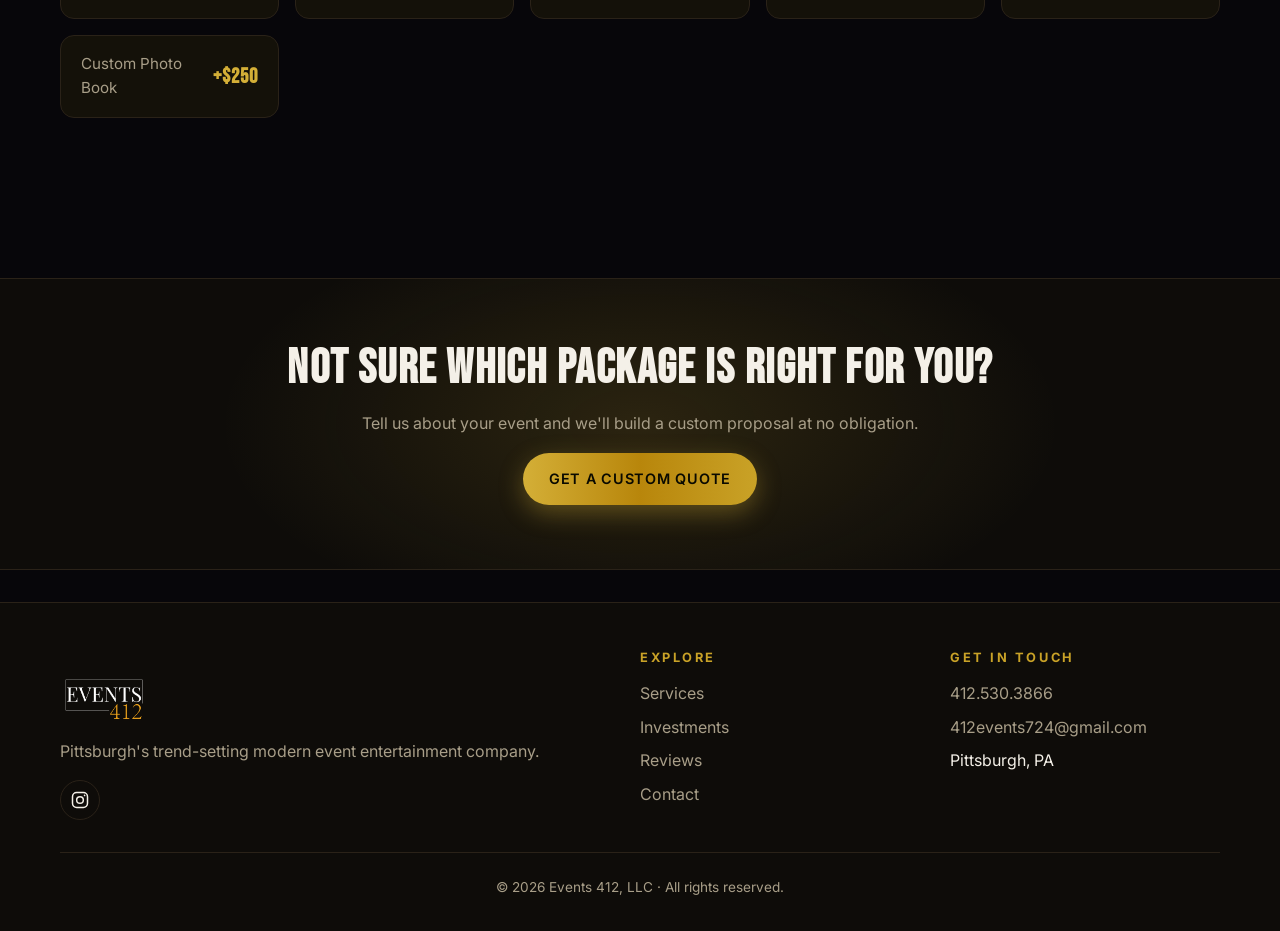
<file: investments.html>
<!DOCTYPE html>
<html lang="en">
<head>
  <meta charset="UTF-8">
  <meta name="viewport" content="width=device-width, initial-scale=1.0">
  <title>Investments — Events 412 Pittsburgh</title>
  <meta name="description" content="Transparent pricing for DJ, lighting, photo booth, photography, and cinematography packages from Events 412 in Pittsburgh, PA.">
  <link rel="icon" type="image/png" href="images/favicon.png">
  <link rel="preconnect" href="https://fonts.googleapis.com">
  <link rel="preconnect" href="https://fonts.gstatic.com" crossorigin>
  <link href="https://fonts.googleapis.com/css2?family=Bebas+Neue&family=Inter:wght@400;500;600;700&display=swap" rel="stylesheet">
  <link rel="stylesheet" href="css/styles.css">
  <style>
    .invest-nav {
      display: flex;
      gap: .5rem;
      flex-wrap: wrap;
      justify-content: center;
      margin-bottom: 3.5rem;
    }
    .invest-nav a {
      padding: .55rem 1.25rem;
      border: 1px solid var(--border);
      border-radius: 999px;
      font-size: .85rem;
      font-weight: 600;
      letter-spacing: .06em;
      text-transform: uppercase;
      color: var(--text-dim);
      transition: border-color .15s, color .15s, background .15s;
    }
    .invest-nav a:hover {
      border-color: var(--neon-1);
      color: var(--neon-1);
    }
    .invest-section { margin-bottom: 5rem; scroll-margin-top: 100px; }
    .invest-section h2 {
      text-align: center;
      margin-bottom: .5rem;
    }
    .invest-section .section-sub {
      text-align: center;
      color: var(--text-dim);
      margin-bottom: 2.5rem;
      font-size: 1rem;
    }
    .pkg-label {
      font-size: .7rem;
      letter-spacing: .2em;
      text-transform: uppercase;
      color: var(--neon-1);
      margin-bottom: .35rem;
      display: block;
    }
    .price-dual {
      display: flex;
      gap: .5rem;
      justify-content: center;
      flex-wrap: wrap;
      margin: .5rem 0 1.25rem;
    }
    .price-dual span {
      background: var(--bg-soft);
      border: 1px solid var(--border);
      border-radius: 8px;
      padding: .3rem .75rem;
      font-size: .85rem;
      color: var(--text-dim);
    }
    .price-dual span strong {
      color: var(--text);
      font-family: 'Bebas Neue', sans-serif;
      font-size: 1.1rem;
      letter-spacing: .05em;
    }
    .addons-grid {
      display: grid;
      grid-template-columns: repeat(auto-fit, minmax(200px, 1fr));
      gap: 1rem;
      margin-top: 1.5rem;
    }
    .addon-item {
      background: var(--bg-card);
      border: 1px solid var(--border);
      border-radius: var(--radius);
      padding: 1rem 1.25rem;
      display: flex;
      justify-content: space-between;
      align-items: center;
    }
    .addon-item span { color: var(--text-dim); font-size: .95rem; }
    .addon-item strong {
      color: var(--neon-1);
      font-family: 'Bebas Neue', sans-serif;
      font-size: 1.3rem;
      letter-spacing: .05em;
      white-space: nowrap;
    }
    .photo-booth-block { margin-bottom: 3rem; }
    .photo-booth-block h3 {
      font-size: 1.6rem;
      margin-bottom: .25rem;
      color: var(--text);
    }
    .photo-booth-block p { margin-bottom: 1.5rem; }
  </style>
</head>
<body>

<header class="site-header">
  <div class="container nav">
    <a href="index.html" class="brand"><img src="images/logo.png" alt="Events 412" style="height:88px;width:auto;display:block;" decoding="async"></a>
    <button class="nav-toggle" aria-label="Toggle menu" aria-expanded="false">☰</button>
    <ul class="nav-links">
      <li><a href="index.html">Home</a></li>
      <li class="has-dropdown">
        <a href="services/">Services<span class="caret"> ▾</span></a>
        <ul class="dropdown">
          <li><a href="services/weddings.html">DJ &amp; MC</a></li>
          <li><a href="services/lighting.html">Lighting Effects</a></li>
          <li><a href="services/photo-booth.html">Photo Booth</a></li>
          <li><a href="services/photography.html">Photography</a></li>
          <li><a href="services/cinematography.html">Cinematography</a></li>
        </ul>
      </li>
      <li><a href="investments.html" class="active">Investments</a></li>
      <li><a href="reviews.html">Reviews</a></li>
      <li><a href="index.html#contact">Contact</a></li>
    </ul>
  </div>
</header>

<main>

  <section class="page-hero">
    <div class="container">
      <span class="eyebrow">Transparent Pricing</span>
      <h1>Investments</h1>
      <p>Every package is a starting point — we'll customize it to fit your event perfectly. All prices include setup, breakdown, and our full commitment to making your night unforgettable.</p>
    </div>
  </section>

  <section style="padding-top:0;">
    <div class="container">

      <nav class="invest-nav" aria-label="Jump to section">
        <a href="#dj">DJ &amp; Entertainment</a>
        <a href="#photography">Photography</a>
        <a href="#cinematography">Cinematography</a>
        <a href="#photo-booth">Photo Booth</a>
        <a href="#addons">Add-Ons</a>
      </nav>

      <!-- DJ ENTERTAINMENT -->
      <div class="invest-section" id="dj">
        <span class="eyebrow" style="display:block;text-align:center;">DJ &amp; Entertainment</span>
        <h2>Make Your Dance Floor Legendary</h2>
        <p class="section-sub">All DJ packages include our custom stylish TV DJ booth, club DJ, MC services, and professional sound.</p>
        <div class="price-grid">

          <div class="price-card">
            <h3>Iron City</h3>
            <div class="price-dual">
              <span><strong>$1,995</strong> Ceremony &amp; Reception</span>
              <span><strong>$1,595</strong> Reception Only</span>
            </div>
            <ul>
              <li>1 DJ / Emcee</li>
              <li>Up to 5 hours of music</li>
              <li>Phone app for planning</li>
              <li>Professional sound system</li>
            </ul>
            <a href="index.html#contact" class="btn btn-ghost" style="width:100%;text-align:center;">Book This Package</a>
          </div>

          <div class="price-card featured">
            <div class="badge">Most Popular</div>
            <h3>Steel City</h3>
            <div class="price-dual">
              <span><strong>$2,995</strong> Ceremony &amp; Reception</span>
              <span><strong>$2,495</strong> Reception Only</span>
            </div>
            <ul>
              <li>Custom Stylish TV DJ Booth</li>
              <li>Club DJ &amp; MC</li>
              <li>Custom monogram</li>
              <li>Room &amp; dance floor lighting</li>
              <li>Cocktail speaker</li>
              <li>Phone app for planning</li>
            </ul>
            <a href="index.html#contact" class="btn btn-primary" style="width:100%;text-align:center;">Book This Package</a>
          </div>

          <div class="price-card">
            <h3>The Burgh</h3>
            <div class="price-dual">
              <span><strong>$4,995</strong> Ceremony &amp; Reception</span>
              <span><strong>$4,595</strong> Reception Only</span>
            </div>
            <ul>
              <li>Custom Stylish TV DJ Booth</li>
              <li>Club DJ &amp; MC</li>
              <li>Custom monogram</li>
              <li>Room &amp; dance floor lighting</li>
              <li>Photo booth rental (4 hrs)</li>
              <li>Cocktail speaker</li>
              <li>Dancing on Cloud effect</li>
              <li>Sparks for entrance &amp; first dance</li>
            </ul>
            <a href="index.html#contact" class="btn btn-ghost" style="width:100%;text-align:center;">Book This Package</a>
          </div>

        </div>
      </div>

      <!-- PHOTOGRAPHY -->
      <div class="invest-section" id="photography">
        <span class="eyebrow" style="display:block;text-align:center;">Photography</span>
        <h2>Every Moment, Beautifully Captured</h2>
        <p class="section-sub">8 hours of coverage with a photographer who tells your story — not just takes your picture.</p>
        <div class="price-grid" style="grid-template-columns: repeat(2,1fr);">

          <div class="price-card">
            <h3>Frick Package</h3>
            <div class="price-dual">
              <span><strong>$1,699</strong></span>
            </div>
            <ul>
              <li>8 hours wedding coverage</li>
              <li>1 photographer</li>
              <li>300+ edited images</li>
              <li>Unlimited locations</li>
              <li>USB with high-resolution files</li>
              <li>Digital printing release</li>
            </ul>
            <a href="index.html#contact" class="btn btn-ghost" style="width:100%;text-align:center;">Book This Package</a>
          </div>

          <div class="price-card featured">
            <div class="badge">Best Value</div>
            <h3>Schenley Package</h3>
            <div class="price-dual">
              <span><strong>$3,000</strong></span>
            </div>
            <ul>
              <li>8 hours wedding coverage</li>
              <li>2nd photographer included</li>
              <li>800+ edited images</li>
              <li>Unlimited locations</li>
              <li>USB with high-resolution files</li>
              <li>Digital printing release</li>
              <li>Customized photo book</li>
            </ul>
            <a href="index.html#contact" class="btn btn-primary" style="width:100%;text-align:center;">Book This Package</a>
          </div>

        </div>
      </div>

      <!-- CINEMATOGRAPHY -->
      <div class="invest-section" id="cinematography">
        <span class="eyebrow" style="display:block;text-align:center;">Cinematography</span>
        <h2>Your Night, Cinematic &amp; Forever</h2>
        <p class="section-sub">Cinematic highlight films and full ceremony coverage that bring you right back to the moment.</p>
        <div class="price-grid" style="grid-template-columns: repeat(2,1fr);">

          <div class="price-card">
            <h3>Carnegie Package</h3>
            <div class="price-dual">
              <span><strong>$1,699</strong></span>
            </div>
            <ul>
              <li>8 hours wedding coverage</li>
              <li>1 cinematographer</li>
              <li>7-minute edited highlight film</li>
              <li>Preparation coverage</li>
              <li>First look &amp; ceremony highlights</li>
              <li>Reception event coverage</li>
            </ul>
            <a href="index.html#contact" class="btn btn-ghost" style="width:100%;text-align:center;">Book This Package</a>
          </div>

          <div class="price-card featured">
            <div class="badge">Best Value</div>
            <h3>Mellon Package</h3>
            <div class="price-dual">
              <span><strong>$3,000</strong></span>
            </div>
            <ul>
              <li>All day wedding coverage</li>
              <li>2 cinematographers</li>
              <li>Drone coverage included</li>
              <li>4K cameras &amp; high-quality audio</li>
              <li>7–10 minute highlight film</li>
              <li>Full ceremony video</li>
              <li>Reception highlight video</li>
              <li>Raw footage included</li>
            </ul>
            <a href="index.html#contact" class="btn btn-primary" style="width:100%;text-align:center;">Book This Package</a>
          </div>

        </div>
      </div>

      <!-- PHOTO BOOTH -->
      <div class="invest-section" id="photo-booth">
        <span class="eyebrow" style="display:block;text-align:center;">Photo Booth</span>
        <h2>The Party Favor Nobody Forgets</h2>
        <p class="section-sub">Every package includes attendant, setup &amp; teardown, unlimited photos, custom logo strip, flash drive, and prop station.</p>

        <div class="photo-booth-block">
          <h3 class="gradient-text">Mirrored Visions Booth</h3>
          <p>Our premium mirror photo booth — sleek, interactive, and show-stopping.</p>
          <div class="price-grid" style="grid-template-columns: repeat(2,1fr);">
            <div class="price-card">
              <h3>PNC Package</h3>
              <div class="price-dual"><span><strong>$900</strong> · 3 Hours</span></div>
              <ul>
                <li>Mirror photo booth</li>
                <li>Attendant on-site</li>
                <li>Unlimited photos</li>
                <li>Custom logo strip</li>
                <li>Flash drive of all images</li>
                <li>Prop station</li>
              </ul>
              <a href="index.html#contact" class="btn btn-ghost" style="width:100%;text-align:center;">Book This Package</a>
            </div>
            <div class="price-card featured">
              <div class="badge">Best Value</div>
              <h3>Heinz Package</h3>
              <div class="price-dual"><span><strong>$1,250</strong> · 5 Hours</span></div>
              <ul>
                <li>Mirror photo booth</li>
                <li>Attendant on-site</li>
                <li>Unlimited photos</li>
                <li>Custom logo strip</li>
                <li>Flash drive of all images</li>
                <li>Prop station</li>
                <li>Memory book included</li>
              </ul>
              <a href="index.html#contact" class="btn btn-primary" style="width:100%;text-align:center;">Book This Package</a>
            </div>
          </div>
        </div>

        <div class="photo-booth-block">
          <h3>Standard Photo Booth</h3>
          <p>Classic open-air booth — timeless, fun, and always a crowd favorite.</p>
          <div class="price-grid" style="grid-template-columns: repeat(2,1fr);">
            <div class="price-card">
              <h3>Roberto Clemente</h3>
              <div class="price-dual"><span><strong>$650</strong> · 3 Hours</span></div>
              <ul>
                <li>Standard open-air booth</li>
                <li>Attendant on-site</li>
                <li>Unlimited photos</li>
                <li>Custom logo strip</li>
                <li>Flash drive of all images</li>
                <li>Prop station</li>
              </ul>
              <a href="index.html#contact" class="btn btn-ghost" style="width:100%;text-align:center;">Book This Package</a>
            </div>
            <div class="price-card featured">
              <div class="badge">Best Value</div>
              <h3>Andy Warhol</h3>
              <div class="price-dual"><span><strong>$950</strong> · 5 Hours</span></div>
              <ul>
                <li>Standard open-air booth</li>
                <li>Attendant on-site</li>
                <li>Unlimited photos</li>
                <li>Custom logo strip</li>
                <li>Flash drive of all images</li>
                <li>Prop station</li>
                <li>Memory book included</li>
              </ul>
              <a href="index.html#contact" class="btn btn-primary" style="width:100%;text-align:center;">Book This Package</a>
            </div>
          </div>
        </div>
      </div>

      <!-- ADD-ONS -->
      <div class="invest-section" id="addons">
        <span class="eyebrow" style="display:block;text-align:center;">Enhancements</span>
        <h2>Build Your Perfect Night</h2>
        <p class="section-sub">Mix and match any of these add-ons with your package to customize your event.</p>
        <div class="addons-grid">
          <div class="addon-item"><span>2nd Photographer</span><strong>+$1,000</strong></div>
          <div class="addon-item"><span>2nd Videographer</span><strong>+$1,000</strong></div>
          <div class="addon-item"><span>Raw Footage</span><strong>+$500</strong></div>
          <div class="addon-item"><span>Additional Hour</span><strong>+$300</strong></div>
          <div class="addon-item"><span>Drone Coverage</span><strong>+$250</strong></div>
          <div class="addon-item"><span>Custom Photo Book</span><strong>+$250</strong></div>
        </div>
      </div>

    </div>
  </section>

  <section class="cta-strip">
    <div class="container">
      <h2>Not sure which package is right for you?</h2>
      <p>Tell us about your event and we'll build a custom proposal at no obligation.</p>
      <a href="index.html#contact" class="btn btn-primary">Get a Custom Quote</a>
    </div>
  </section>

</main>

<footer class="site-footer">
  <div class="container">
    <div class="footer-grid">
      <div>
        <a href="index.html" class="brand"><img src="images/logo.png" alt="Events 412" style="height:88px;width:auto;display:block;" decoding="async"></a>
        <p>Pittsburgh's trend-setting modern event entertainment company.</p>
        <div class="socials">
          <a href="https://www.instagram.com/events412pgh" target="_blank" rel="noopener" aria-label="Instagram"><svg viewBox="0 0 24 24" width="20" height="20" fill="none" stroke="currentColor" stroke-width="1.8" stroke-linecap="round" stroke-linejoin="round" aria-hidden="true"><rect x="3" y="3" width="18" height="18" rx="5"/><circle cx="12" cy="12" r="4"/><circle cx="17.5" cy="6.5" r="1" fill="currentColor" stroke="none"/></svg></a>
        </div>
      </div>
      <div>
        <h4>Explore</h4>
        <ul>
          <li><a href="services/">Services</a></li>
          <li><a href="investments.html">Investments</a></li>
          <li><a href="reviews.html">Reviews</a></li>
          <li><a href="index.html#contact">Contact</a></li>
        </ul>
      </div>
      <div>
        <h4>Get In Touch</h4>
        <ul>
          <li><a href="tel:4125303866">412.530.3866</a></li>
          <li><a href="mailto:412events724@gmail.com">412events724@gmail.com</a></li>
          <li>Pittsburgh, PA</li>
        </ul>
      </div>
    </div>
    <div class="copyright">© <span id="year">2026</span> Events 412, LLC · All rights reserved.</div>
  </div>
</footer>

<script src="js/main.js" defer></script>
</body>
</html>
</file>
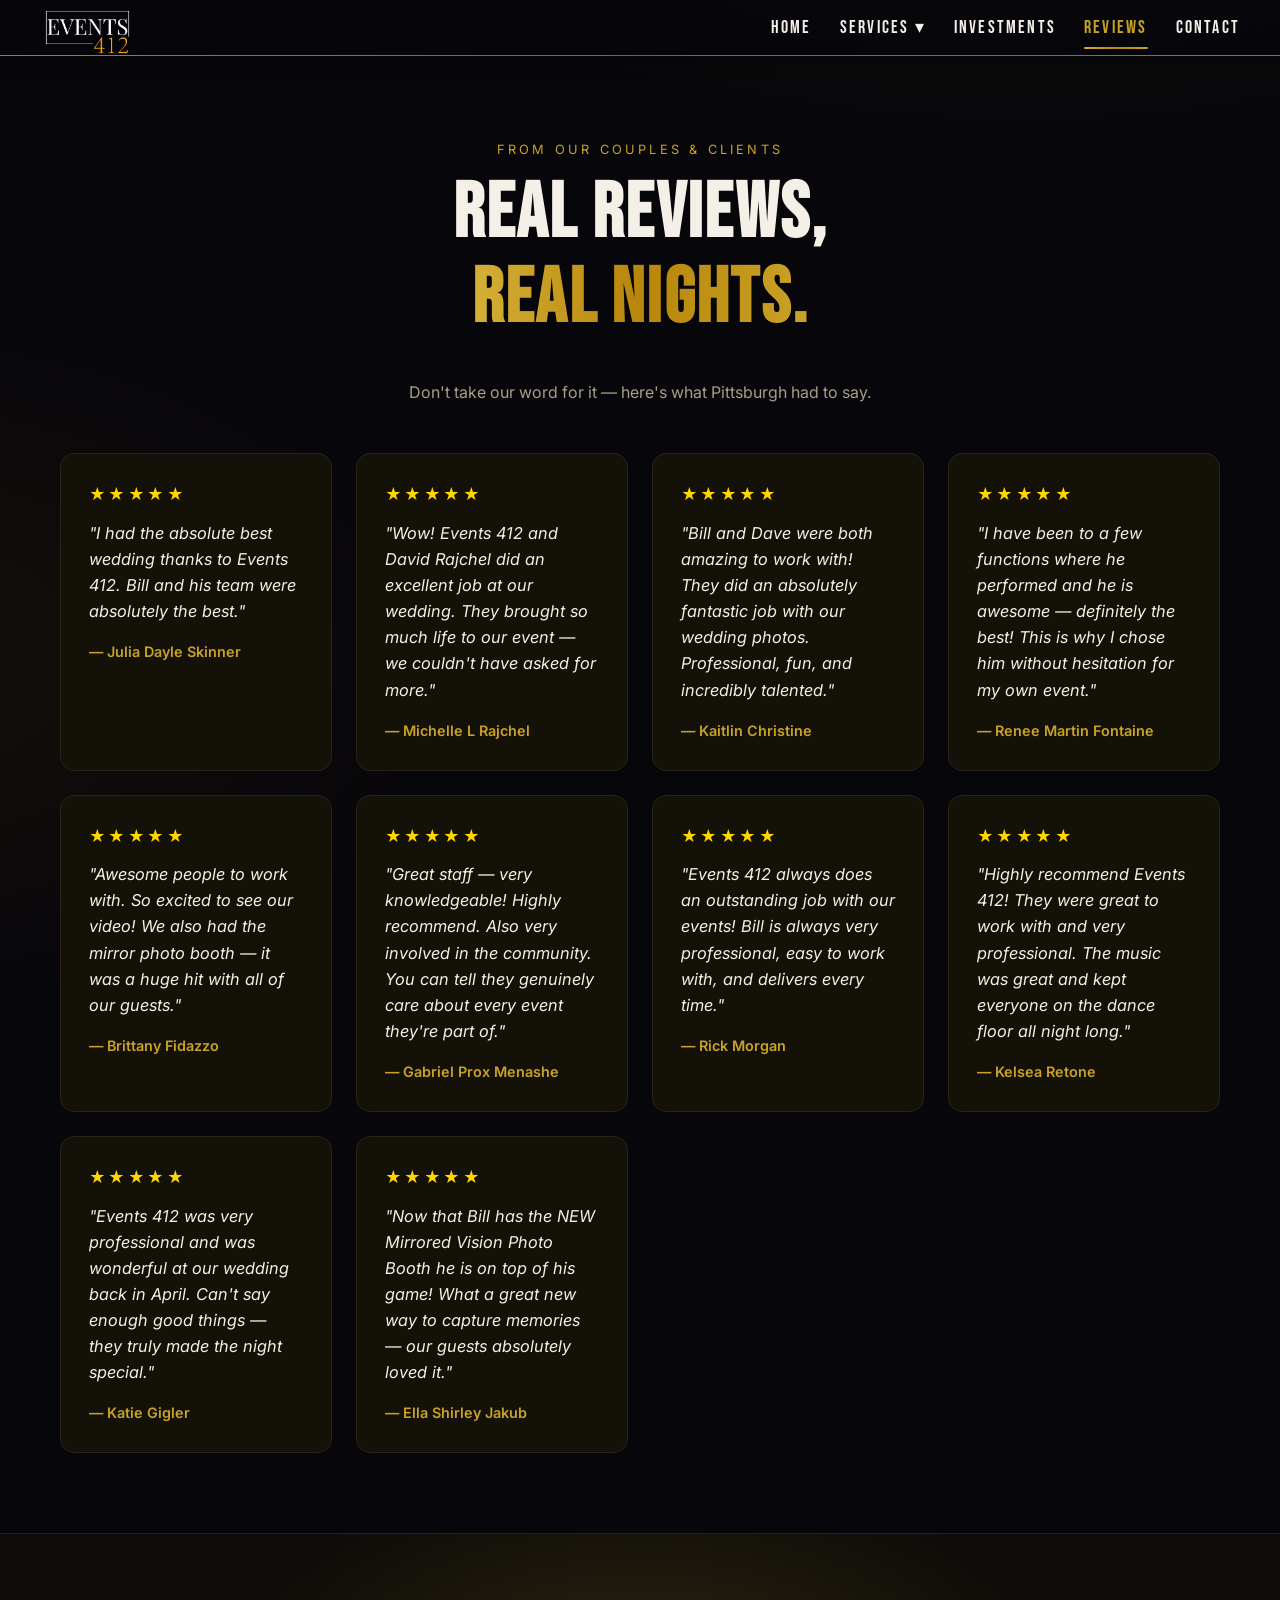
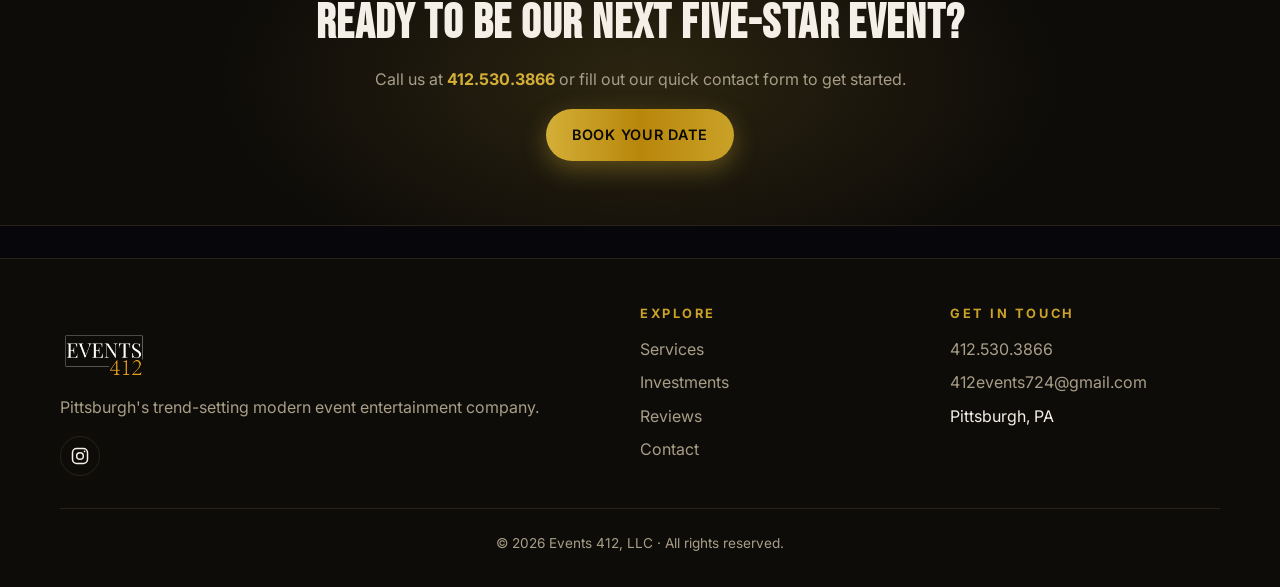
<file: reviews.html>
<!DOCTYPE html>
<html lang="en">
<head>
  <meta charset="UTF-8">
  <meta name="viewport" content="width=device-width, initial-scale=1.0">
  <title>Reviews — Events 412 Pittsburgh</title>
  <meta name="description" content="Real reviews from real couples and clients of Events 412 — Pittsburgh's premier wedding DJ, photography, and event entertainment company.">
  <link rel="icon" type="image/png" href="images/favicon.png">
  <link rel="preconnect" href="https://fonts.googleapis.com">
  <link rel="preconnect" href="https://fonts.gstatic.com" crossorigin>
  <link href="https://fonts.googleapis.com/css2?family=Bebas+Neue&family=Inter:wght@400;500;600;700&display=swap" rel="stylesheet">
  <link rel="stylesheet" href="css/styles.css">
</head>
<body>

<header class="site-header">
  <div class="container nav">
    <a href="index.html" class="brand"><img src="images/logo.png" alt="Events 412" style="height:88px;width:auto;display:block;" decoding="async"></a>
    <button class="nav-toggle" aria-label="Toggle menu" aria-expanded="false">☰</button>
    <ul class="nav-links">
      <li><a href="index.html">Home</a></li>
      <li class="has-dropdown">
        <a href="services/">Services<span class="caret"> ▾</span></a>
        <ul class="dropdown">
          <li><a href="services/weddings.html">DJ &amp; MC</a></li>
          <li><a href="services/lighting.html">Lighting Effects</a></li>
          <li><a href="services/photo-booth.html">Photo Booth</a></li>
          <li><a href="services/photography.html">Photography</a></li>
          <li><a href="services/cinematography.html">Cinematography</a></li>
        </ul>
      </li>
      <li><a href="investments.html">Investments</a></li>
      <li><a href="reviews.html" class="active">Reviews</a></li>
      <li><a href="index.html#contact">Contact</a></li>
    </ul>
  </div>
</header>

<main>

  <section class="page-hero">
    <div class="container">
      <span class="eyebrow">From Our Couples &amp; Clients</span>
      <h1>Real Reviews,<br><span class="gradient-text">Real Nights.</span></h1>
      <p>Don't take our word for it — here's what Pittsburgh had to say.</p>
    </div>
  </section>

  <section style="padding-top:0;">
    <div class="container">
      <div class="grid">

        <div class="review">
          <div class="stars">★★★★★</div>
          <blockquote>"I had the absolute best wedding thanks to Events 412. Bill and his team were absolutely the best."</blockquote>
          <cite>— Julia Dayle Skinner</cite>
        </div>

        <div class="review">
          <div class="stars">★★★★★</div>
          <blockquote>"Wow! Events 412 and David Rajchel did an excellent job at our wedding. They brought so much life to our event — we couldn't have asked for more."</blockquote>
          <cite>— Michelle L Rajchel</cite>
        </div>

        <div class="review">
          <div class="stars">★★★★★</div>
          <blockquote>"Bill and Dave were both amazing to work with! They did an absolutely fantastic job with our wedding photos. Professional, fun, and incredibly talented."</blockquote>
          <cite>— Kaitlin Christine</cite>
        </div>

        <div class="review">
          <div class="stars">★★★★★</div>
          <blockquote>"I have been to a few functions where he performed and he is awesome — definitely the best! This is why I chose him without hesitation for my own event."</blockquote>
          <cite>— Renee Martin Fontaine</cite>
        </div>

        <div class="review">
          <div class="stars">★★★★★</div>
          <blockquote>"Awesome people to work with. So excited to see our video! We also had the mirror photo booth — it was a huge hit with all of our guests."</blockquote>
          <cite>— Brittany Fidazzo</cite>
        </div>

        <div class="review">
          <div class="stars">★★★★★</div>
          <blockquote>"Great staff — very knowledgeable! Highly recommend. Also very involved in the community. You can tell they genuinely care about every event they're part of."</blockquote>
          <cite>— Gabriel Prox Menashe</cite>
        </div>

        <div class="review">
          <div class="stars">★★★★★</div>
          <blockquote>"Events 412 always does an outstanding job with our events! Bill is always very professional, easy to work with, and delivers every time."</blockquote>
          <cite>— Rick Morgan</cite>
        </div>

        <div class="review">
          <div class="stars">★★★★★</div>
          <blockquote>"Highly recommend Events 412! They were great to work with and very professional. The music was great and kept everyone on the dance floor all night long."</blockquote>
          <cite>— Kelsea Retone</cite>
        </div>

        <div class="review">
          <div class="stars">★★★★★</div>
          <blockquote>"Events 412 was very professional and was wonderful at our wedding back in April. Can't say enough good things — they truly made the night special."</blockquote>
          <cite>— Katie Gigler</cite>
        </div>

        <div class="review">
          <div class="stars">★★★★★</div>
          <blockquote>"Now that Bill has the NEW Mirrored Vision Photo Booth he is on top of his game! What a great new way to capture memories — our guests absolutely loved it."</blockquote>
          <cite>— Ella Shirley Jakub</cite>
        </div>

      </div>
    </div>
  </section>

  <section class="cta-strip">
    <div class="container">
      <h2>Ready to be our next five-star event?</h2>
      <p>Call us at <a href="tel:4125303866" style="color:var(--neon-1);font-weight:700;">412.530.3866</a> or fill out our quick contact form to get started.</p>
      <a href="index.html#contact" class="btn btn-primary">Book Your Date</a>
    </div>
  </section>

</main>

<footer class="site-footer">
  <div class="container">
    <div class="footer-grid">
      <div>
        <a href="index.html" class="brand"><img src="images/logo.png" alt="Events 412" style="height:88px;width:auto;display:block;" decoding="async"></a>
        <p>Pittsburgh's trend-setting modern event entertainment company.</p>
        <div class="socials">
          <a href="https://www.instagram.com/events412pgh" target="_blank" rel="noopener" aria-label="Instagram"><svg viewBox="0 0 24 24" width="20" height="20" fill="none" stroke="currentColor" stroke-width="1.8" stroke-linecap="round" stroke-linejoin="round" aria-hidden="true"><rect x="3" y="3" width="18" height="18" rx="5"/><circle cx="12" cy="12" r="4"/><circle cx="17.5" cy="6.5" r="1" fill="currentColor" stroke="none"/></svg></a>
        </div>
      </div>
      <div>
        <h4>Explore</h4>
        <ul>
          <li><a href="services/">Services</a></li>
          <li><a href="investments.html">Investments</a></li>
          <li><a href="reviews.html">Reviews</a></li>
          <li><a href="index.html#contact">Contact</a></li>
        </ul>
      </div>
      <div>
        <h4>Get In Touch</h4>
        <ul>
          <li><a href="tel:4125303866">412.530.3866</a></li>
          <li><a href="mailto:412events724@gmail.com">412events724@gmail.com</a></li>
          <li>Pittsburgh, PA</li>
        </ul>
      </div>
    </div>
    <div class="copyright">© <span id="year">2026</span> Events 412, LLC · All rights reserved.</div>
  </div>
</footer>

<script src="js/main.js" defer></script>
</body>
</html>
</file>
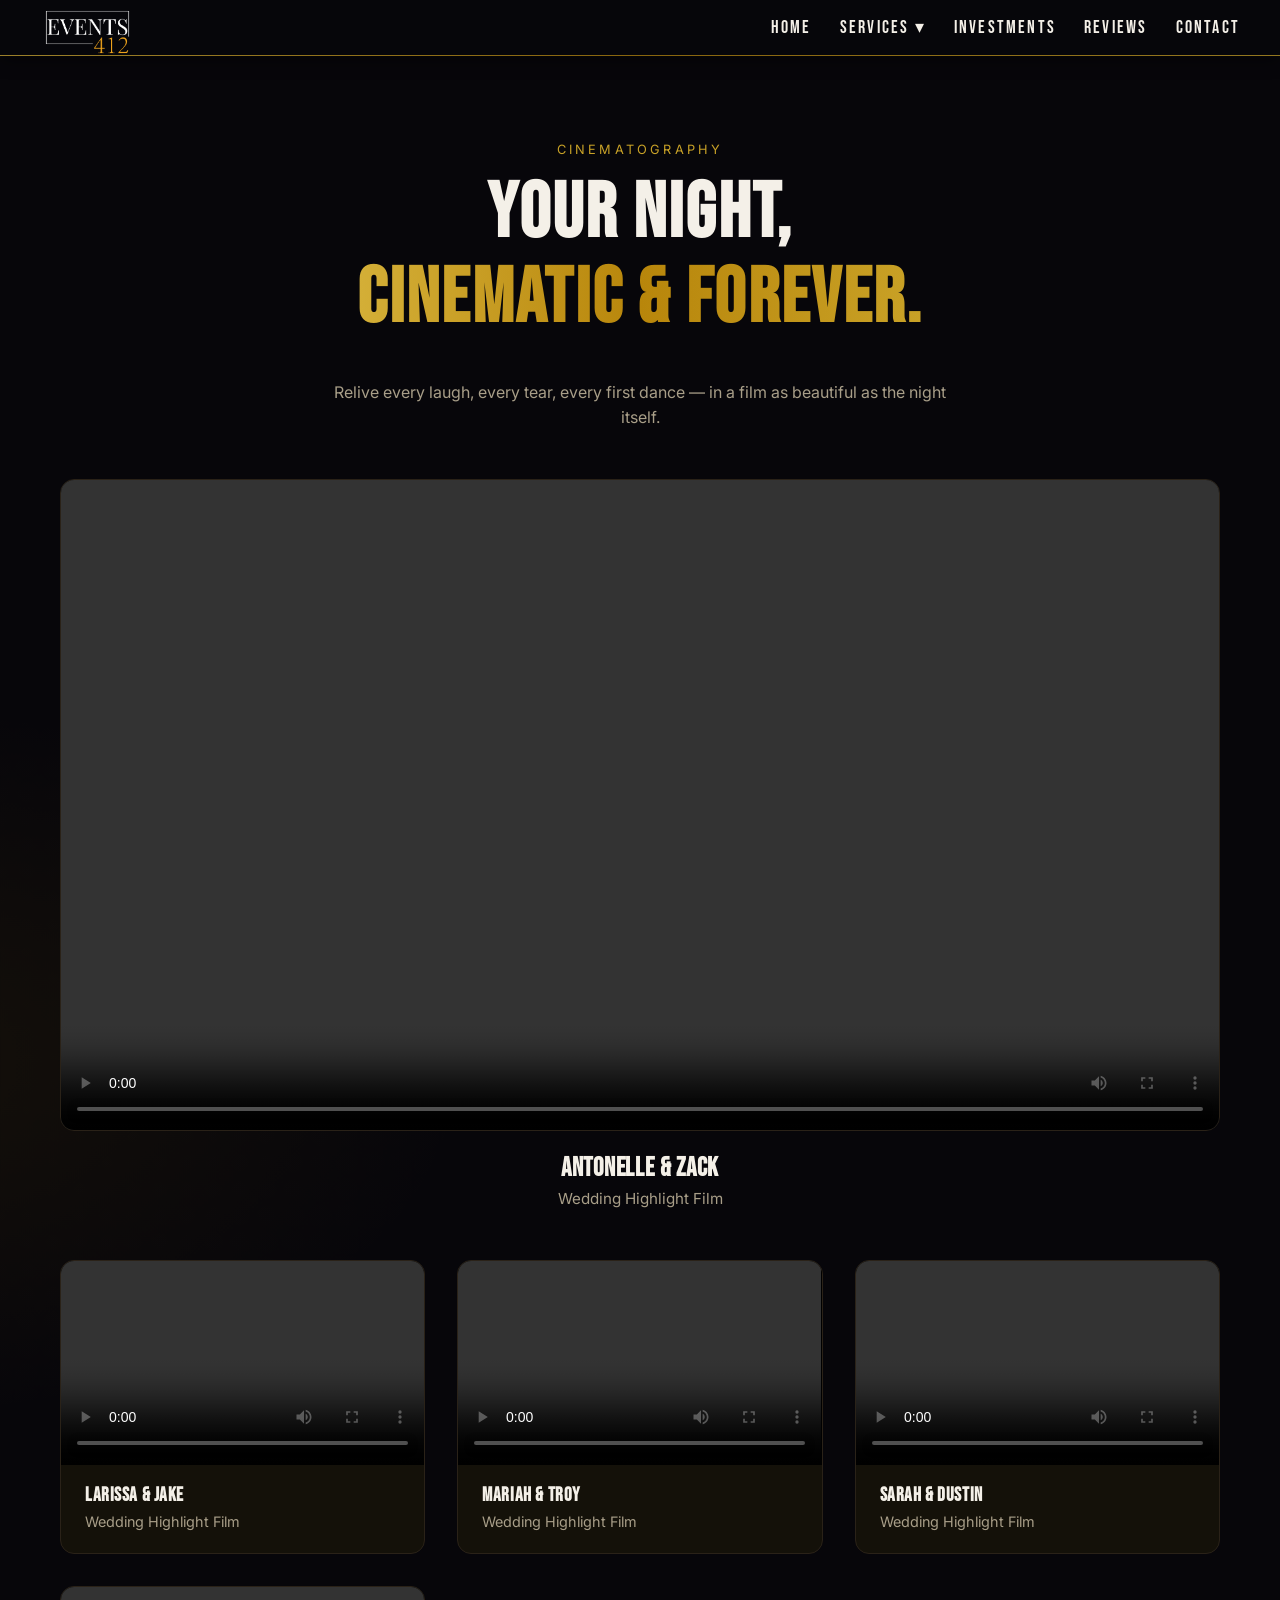
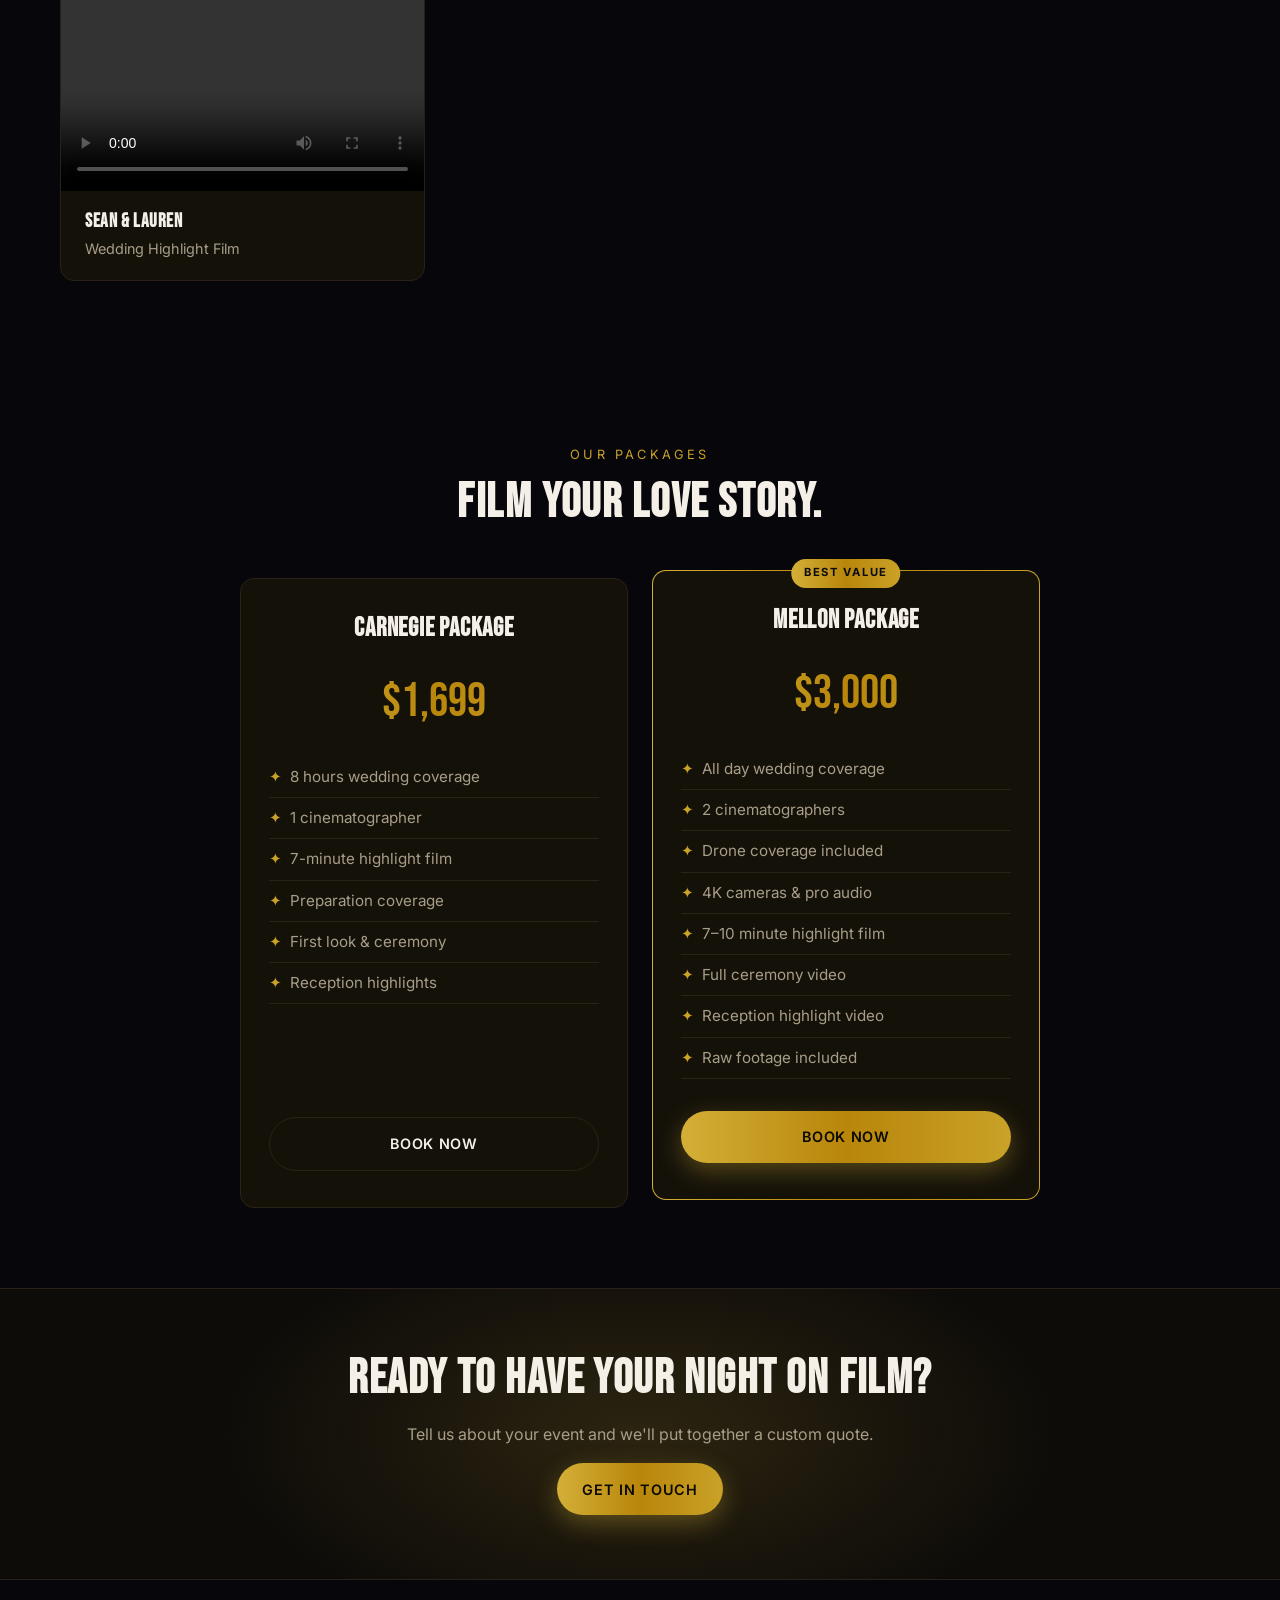
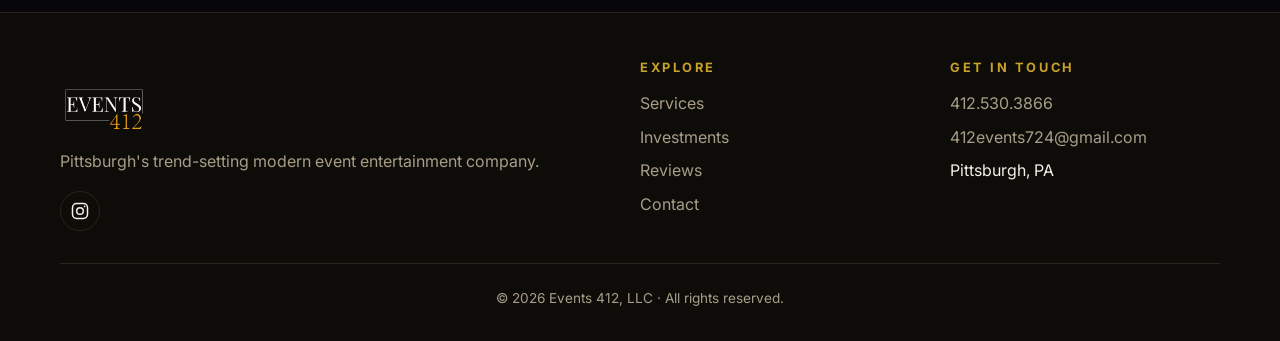
<file: services/cinematography.html>
<!DOCTYPE html>
<html lang="en">
<head>
  <meta charset="UTF-8">
  <meta name="viewport" content="width=device-width, initial-scale=1.0">
  <title>Cinematography — Events 412 Pittsburgh</title>
  <meta name="description" content="Pittsburgh wedding and event cinematography by Events 412. Cinematic highlight films and full-event videos that bring your night back to life.">
  <link rel="icon" type="image/png" href="../images/favicon.png">
  <link rel="preconnect" href="https://fonts.googleapis.com">
  <link rel="preconnect" href="https://fonts.gstatic.com" crossorigin>
  <link rel="preconnect" href="https://pub-5b7418a838064757932b3799e076431d.r2.dev" crossorigin>
  <link href="https://fonts.googleapis.com/css2?family=Bebas+Neue&family=Inter:wght@400;500;600;700&display=swap" rel="stylesheet">
  <link rel="stylesheet" href="../css/styles.css">
  <style>
    .video-grid {
      display: grid;
      gap: 2rem;
      grid-template-columns: repeat(auto-fill, minmax(320px, 1fr));
    }
    .video-card {
      background: var(--bg-card);
      border: 1px solid var(--border);
      border-radius: var(--radius);
      overflow: hidden;
      transition: transform .2s ease, box-shadow .2s ease;
    }
    .video-card:hover {
      transform: translateY(-4px);
      box-shadow: 0 12px 30px rgba(212,175,55,.18);
    }
    .video-card video {
      width: 100%;
      display: block;
      aspect-ratio: 16/9;
      object-fit: cover;
      background: #000;
    }
    .video-card-body {
      padding: 1.25rem 1.5rem;
    }
    .video-card-body h3 {
      font-size: 1.2rem;
      margin-bottom: .25rem;
      color: var(--text);
    }
    .video-card-body p {
      font-size: .9rem;
      color: var(--text-dim);
      margin: 0;
    }
    .video-featured {
      margin-bottom: 3rem;
    }
    .video-featured video {
      width: 100%;
      border-radius: var(--radius);
      border: 1px solid var(--border);
      aspect-ratio: 16/9;
      object-fit: cover;
      background: #000;
    }
    .video-featured-label {
      margin-top: 1rem;
      text-align: center;
    }
    .video-featured-label h3 {
      font-size: 1.6rem;
      margin-bottom: .25rem;
    }
  </style>
</head>
<body>

<header class="site-header">
  <div class="container nav">
    <a href="../index.html" class="brand"><img src="../images/logo.png" alt="Events 412" style="height:88px;width:auto;display:block;" decoding="async"></a>
    <button class="nav-toggle" aria-label="Toggle menu" aria-expanded="false">☰</button>
    <ul class="nav-links">
      <li><a href="../index.html">Home</a></li>
      <li class="has-dropdown">
        <a href="./">Services<span class="caret"> ▾</span></a>
        <ul class="dropdown">
          <li><a href="weddings.html">DJ &amp; MC</a></li>
          <li><a href="lighting.html">Lighting Effects</a></li>
          <li><a href="photo-booth.html">Photo Booth</a></li>
          <li><a href="photography.html">Photography</a></li>
          <li><a href="cinematography.html">Cinematography</a></li>
        </ul>
      </li>
      <li><a href="../investments.html">Investments</a></li>
      <li><a href="../reviews.html">Reviews</a></li>
      <li><a href="../index.html#contact">Contact</a></li>
    </ul>
  </div>
</header>

<main>

  <section class="page-hero">
    <div class="container">
      <span class="eyebrow">Cinematography</span>
      <h1>Your Night,<br><span class="gradient-text">Cinematic &amp; Forever.</span></h1>
      <p>Relive every laugh, every tear, every first dance — in a film as beautiful as the night itself.</p>
    </div>
  </section>

  <section style="padding-top:0;">
    <div class="container">

      <div class="video-featured">
        <video controls preload="metadata">
          <source src="https://pub-5b7418a838064757932b3799e076431d.r2.dev/Cinematography/Antonelle%20and%20Zack.mp4#t=3" type="video/mp4">
          Your browser does not support video playback.
        </video>
        <div class="video-featured-label">
          <h3>Antonelle &amp; Zack</h3>
          <p style="color:var(--text-dim);font-size:.95rem;">Wedding Highlight Film</p>
        </div>
      </div>

      <div class="video-grid">
        <div class="video-card">
          <video controls preload="metadata">
            <source src="https://pub-5b7418a838064757932b3799e076431d.r2.dev/Cinematography/Larissa%20and%20Jake.mp4#t=3" type="video/mp4">
          </video>
          <div class="video-card-body">
            <h3>Larissa &amp; Jake</h3>
            <p>Wedding Highlight Film</p>
          </div>
        </div>
        <div class="video-card">
          <video controls preload="metadata">
            <source src="https://pub-5b7418a838064757932b3799e076431d.r2.dev/Cinematography/Mariah%20%26%20Troy.mp4#t=3" type="video/mp4">
          </video>
          <div class="video-card-body">
            <h3>Mariah &amp; Troy</h3>
            <p>Wedding Highlight Film</p>
          </div>
        </div>
        <div class="video-card">
          <video controls preload="metadata">
            <source src="https://pub-5b7418a838064757932b3799e076431d.r2.dev/Cinematography/Sarah%20%26%20Dustin.mp4#t=3" type="video/mp4">
          </video>
          <div class="video-card-body">
            <h3>Sarah &amp; Dustin</h3>
            <p>Wedding Highlight Film</p>
          </div>
        </div>
        <div class="video-card">
          <video controls preload="metadata">
            <source src="https://pub-5b7418a838064757932b3799e076431d.r2.dev/Cinematography/Sean%20and%20Lauren.mp4#t=3" type="video/mp4">
          </video>
          <div class="video-card-body">
            <h3>Sean &amp; Lauren</h3>
            <p>Wedding Highlight Film</p>
          </div>
        </div>
      </div>

    </div>
  </section>

  <section>
    <div class="container">
      <div class="section-head">
        <span class="eyebrow">Our Packages</span>
        <h2>Film your love story.</h2>
      </div>
      <div class="price-grid" style="grid-template-columns: repeat(2,1fr); max-width:800px; margin:0 auto;">
        <div class="price-card">
          <h3>Carnegie Package</h3>
          <div class="price" style="font-family:'Bebas Neue',sans-serif;font-size:3rem;background:var(--grad);-webkit-background-clip:text;background-clip:text;color:transparent;margin:.5rem 0 1rem;">$1,699</div>
          <ul>
            <li>8 hours wedding coverage</li>
            <li>1 cinematographer</li>
            <li>7-minute highlight film</li>
            <li>Preparation coverage</li>
            <li>First look &amp; ceremony</li>
            <li>Reception highlights</li>
          </ul>
          <a href="../index.html#contact" class="btn btn-ghost" style="width:100%;text-align:center;">Book Now</a>
        </div>
        <div class="price-card featured">
          <div class="badge">Best Value</div>
          <h3>Mellon Package</h3>
          <div class="price" style="font-family:'Bebas Neue',sans-serif;font-size:3rem;background:var(--grad);-webkit-background-clip:text;background-clip:text;color:transparent;margin:.5rem 0 1rem;">$3,000</div>
          <ul>
            <li>All day wedding coverage</li>
            <li>2 cinematographers</li>
            <li>Drone coverage included</li>
            <li>4K cameras &amp; pro audio</li>
            <li>7–10 minute highlight film</li>
            <li>Full ceremony video</li>
            <li>Reception highlight video</li>
            <li>Raw footage included</li>
          </ul>
          <a href="../index.html#contact" class="btn btn-primary" style="width:100%;text-align:center;">Book Now</a>
        </div>
      </div>
    </div>
  </section>

  <section class="cta-strip">
    <div class="container">
      <h2>Ready to have your night on film?</h2>
      <p>Tell us about your event and we'll put together a custom quote.</p>
      <a href="../index.html#contact" class="btn btn-primary">Get In Touch</a>
    </div>
  </section>

</main>

<footer class="site-footer">
  <div class="container">
    <div class="footer-grid">
      <div>
        <a href="../index.html" class="brand"><img src="../images/logo.png" alt="Events 412" style="height:88px;width:auto;display:block;" decoding="async"></a>
        <p>Pittsburgh's trend-setting modern event entertainment company.</p>
        <div class="socials">
          <a href="https://www.instagram.com/events412pgh" target="_blank" rel="noopener" aria-label="Instagram"><svg viewBox="0 0 24 24" width="20" height="20" fill="none" stroke="currentColor" stroke-width="1.8" stroke-linecap="round" stroke-linejoin="round" aria-hidden="true"><rect x="3" y="3" width="18" height="18" rx="5"/><circle cx="12" cy="12" r="4"/><circle cx="17.5" cy="6.5" r="1" fill="currentColor" stroke="none"/></svg></a>
        </div>
      </div>
      <div>
        <h4>Explore</h4>
        <ul>
          <li><a href="./">Services</a></li>
          <li><a href="../investments.html">Investments</a></li>
          <li><a href="../reviews.html">Reviews</a></li>
          <li><a href="../index.html#contact">Contact</a></li>
        </ul>
      </div>
      <div>
        <h4>Get In Touch</h4>
        <ul>
          <li><a href="tel:4125303866">412.530.3866</a></li>
          <li><a href="mailto:412events724@gmail.com">412events724@gmail.com</a></li>
          <li>Pittsburgh, PA</li>
        </ul>
      </div>
    </div>
    <div class="copyright">© <span id="year">2026</span> Events 412, LLC · All rights reserved.</div>
  </div>
</footer>

<script src="../js/main.js" defer></script>
<script>
  document.querySelectorAll('video').forEach(v => {
    v.addEventListener('loadedmetadata', () => {
      try { v.currentTime = Math.min(3, (v.duration || 3) - 0.1); } catch(e) {}
    }, { once: true });
  });
</script>
</body>
</html>
</file>
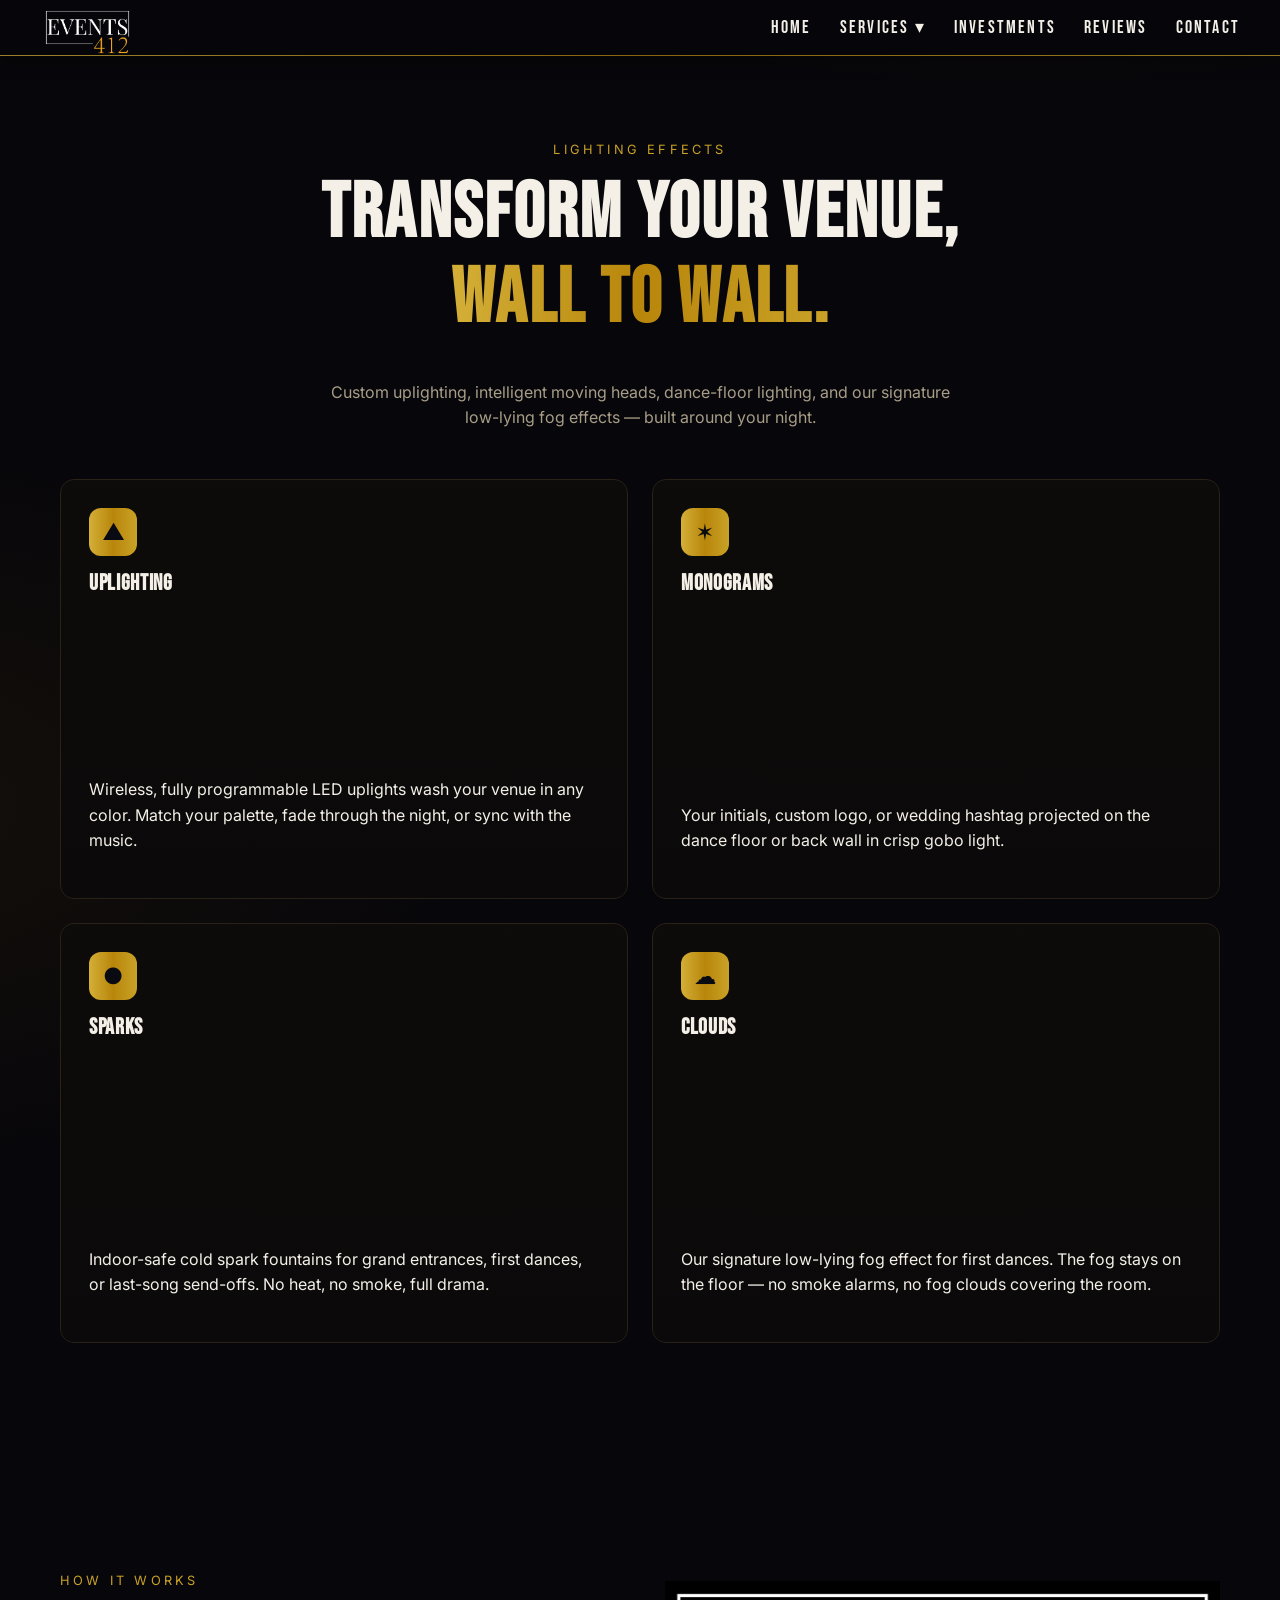
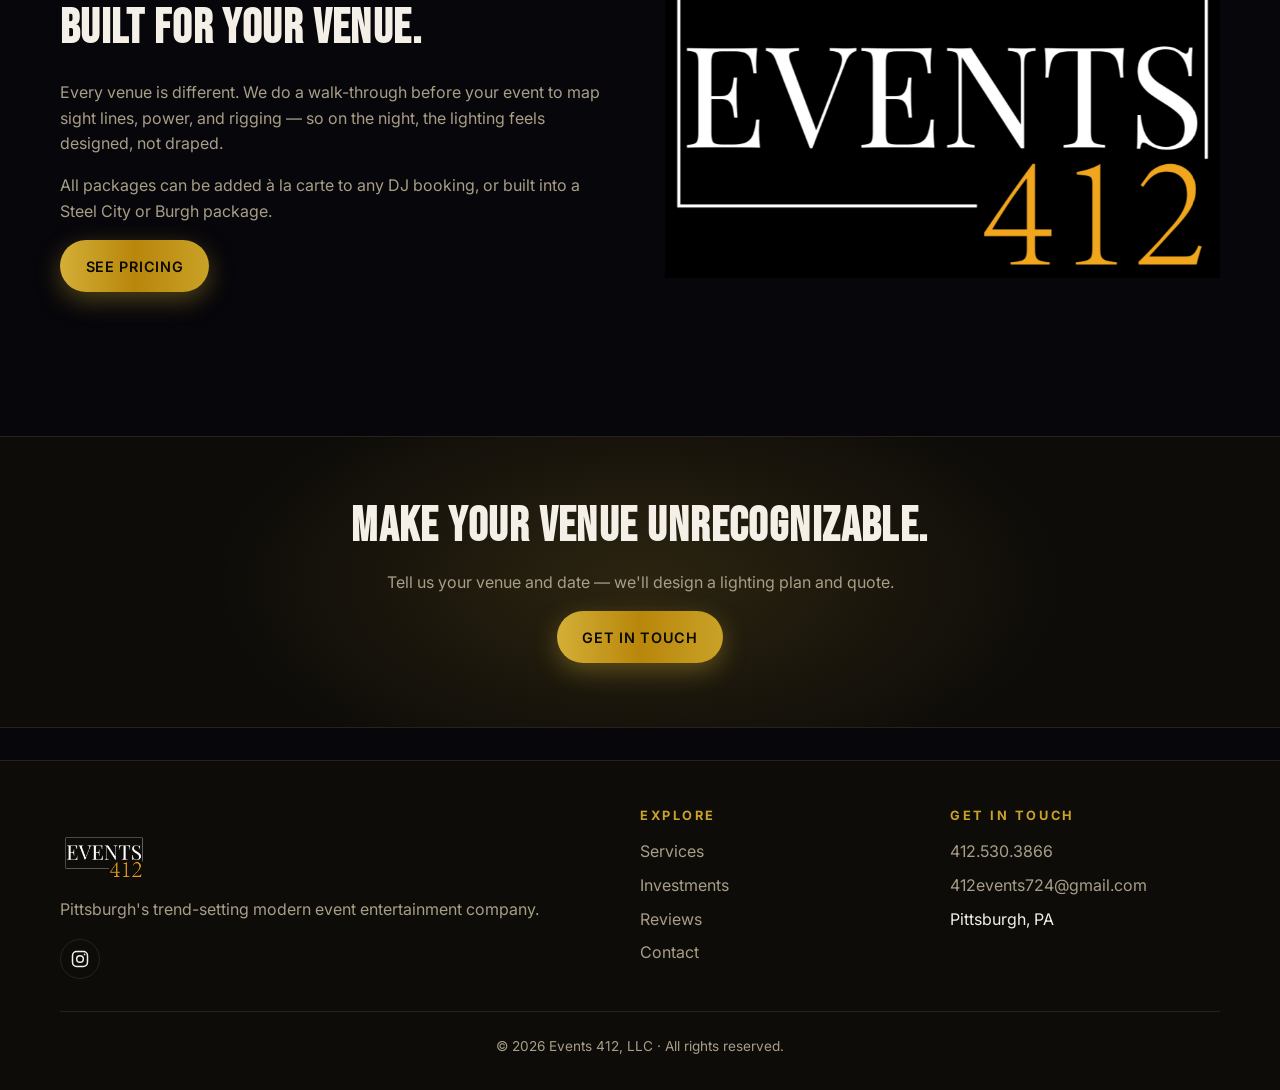
<file: services/lighting.html>
<!DOCTYPE html>
<html lang="en">
<head>
  <meta charset="UTF-8">
  <meta name="viewport" content="width=device-width, initial-scale=1.0">
  <title>Lighting Effects — Events 412 Pittsburgh</title>
  <meta name="description" content="Pittsburgh wedding and event lighting from Events 412 — uplighting, intelligent moving heads, dance-floor lighting, and Dancing on the Cloud.">
  <link rel="icon" type="image/png" href="../images/favicon.png">
  <link rel="preconnect" href="https://fonts.googleapis.com">
  <link rel="preconnect" href="https://fonts.gstatic.com" crossorigin>
  <link href="https://fonts.googleapis.com/css2?family=Bebas+Neue&family=Inter:wght@400;500;600;700&display=swap" rel="stylesheet">
  <link rel="stylesheet" href="../css/styles.css">
</head>
<body>

<header class="site-header">
  <div class="container nav">
    <a href="../index.html" class="brand"><img src="../images/logo.png" alt="Events 412" style="height:88px;width:auto;display:block;" decoding="async"></a>
    <button class="nav-toggle" aria-label="Toggle menu" aria-expanded="false">☰</button>
    <ul class="nav-links">
      <li><a href="../index.html">Home</a></li>
      <li class="has-dropdown">
        <a href="./">Services<span class="caret"> ▾</span></a>
        <ul class="dropdown">
          <li><a href="weddings.html">DJ &amp; MC</a></li>
          <li><a href="lighting.html">Lighting Effects</a></li>
          <li><a href="photo-booth.html">Photo Booth</a></li>
          <li><a href="photography.html">Photography</a></li>
          <li><a href="cinematography.html">Cinematography</a></li>
        </ul>
      </li>
      <li><a href="../investments.html">Investments</a></li>
      <li><a href="../reviews.html">Reviews</a></li>
      <li><a href="../index.html#contact">Contact</a></li>
    </ul>
  </div>
</header>

<main>

  <section class="page-hero">
    <div class="container">
      <span class="eyebrow">Lighting Effects</span>
      <h1>Transform Your Venue,<br><span class="gradient-text">Wall to Wall.</span></h1>
      <p>Custom uplighting, intelligent moving heads, dance-floor lighting, and our signature low-lying fog effects — built around your night.</p>
    </div>
  </section>

  <section style="padding-top:0;">
    <div class="container">
      <div class="grid grid-2 lighting-grid">
        <div class="card card-bg" style="--card-img:url('https://pub-5b7418a838064757932b3799e076431d.r2.dev/Photos/Uplighting.webp');">
          <div class="icon">▲</div>
          <h3>Uplighting</h3>
          <p>Wireless, fully programmable LED uplights wash your venue in any color. Match your palette, fade through the night, or sync with the music.</p>
        </div>
        <div class="card card-bg" style="--card-img:url('https://pub-5b7418a838064757932b3799e076431d.r2.dev/Photos/Monograms.webp');">
          <div class="icon">✶</div>
          <h3>Monograms</h3>
          <p>Your initials, custom logo, or wedding hashtag projected on the dance floor or back wall in crisp gobo light.</p>
        </div>
        <div class="card card-bg" style="--card-img:url('https://pub-5b7418a838064757932b3799e076431d.r2.dev/Photos/Sparks.webp');">
          <div class="icon">●</div>
          <h3>Sparks</h3>
          <p>Indoor-safe cold spark fountains for grand entrances, first dances, or last-song send-offs. No heat, no smoke, full drama.</p>
        </div>
        <div class="card card-bg" style="--card-img:url('https://pub-5b7418a838064757932b3799e076431d.r2.dev/Photos/Clouds.webp');">
          <div class="icon">☁</div>
          <h3>Clouds</h3>
          <p>Our signature low-lying fog effect for first dances. The fog stays on the floor — no smoke alarms, no fog clouds covering the room.</p>
        </div>
      </div>
    </div>
  </section>

  <section>
    <div class="container">
      <div class="feature-row">
        <div>
          <span class="eyebrow">How It Works</span>
          <h2>Built for your venue.</h2>
          <p>Every venue is different. We do a walk-through before your event to map sight lines, power, and rigging — so on the night, the lighting feels designed, not draped.</p>
          <p>All packages can be added à la carte to any DJ booking, or built into a Steel City or Burgh package.</p>
          <a href="../investments.html" class="btn btn-primary">See Pricing</a>
        </div>
        <div class="feature-img feature-iframe">
          <iframe src="../animated-logo.html" title="Events 412 animated logo" loading="lazy" scrolling="no"></iframe>
        </div>
      </div>
    </div>
  </section>

  <section class="cta-strip">
    <div class="container">
      <h2>Make your venue unrecognizable.</h2>
      <p>Tell us your venue and date — we'll design a lighting plan and quote.</p>
      <a href="../index.html#contact" class="btn btn-primary">Get In Touch</a>
    </div>
  </section>

</main>

<footer class="site-footer">
  <div class="container">
    <div class="footer-grid">
      <div>
        <a href="../index.html" class="brand"><img src="../images/logo.png" alt="Events 412" style="height:88px;width:auto;display:block;" decoding="async"></a>
        <p>Pittsburgh's trend-setting modern event entertainment company.</p>
        <div class="socials">
          <a href="https://www.instagram.com/events412pgh" target="_blank" rel="noopener" aria-label="Instagram"><svg viewBox="0 0 24 24" width="20" height="20" fill="none" stroke="currentColor" stroke-width="1.8" stroke-linecap="round" stroke-linejoin="round" aria-hidden="true"><rect x="3" y="3" width="18" height="18" rx="5"/><circle cx="12" cy="12" r="4"/><circle cx="17.5" cy="6.5" r="1" fill="currentColor" stroke="none"/></svg></a>
        </div>
      </div>
      <div>
        <h4>Explore</h4>
        <ul>
          <li><a href="./">Services</a></li>
          <li><a href="../investments.html">Investments</a></li>
          <li><a href="../reviews.html">Reviews</a></li>
          <li><a href="../index.html#contact">Contact</a></li>
        </ul>
      </div>
      <div>
        <h4>Get In Touch</h4>
        <ul>
          <li><a href="tel:4125303866">412.530.3866</a></li>
          <li><a href="mailto:412events724@gmail.com">412events724@gmail.com</a></li>
          <li>Pittsburgh, PA</li>
        </ul>
      </div>
    </div>
    <div class="copyright">© <span id="year">2026</span> Events 412, LLC · All rights reserved.</div>
  </div>
</footer>

<script src="../js/main.js" defer></script>
</body>
</html>
</file>
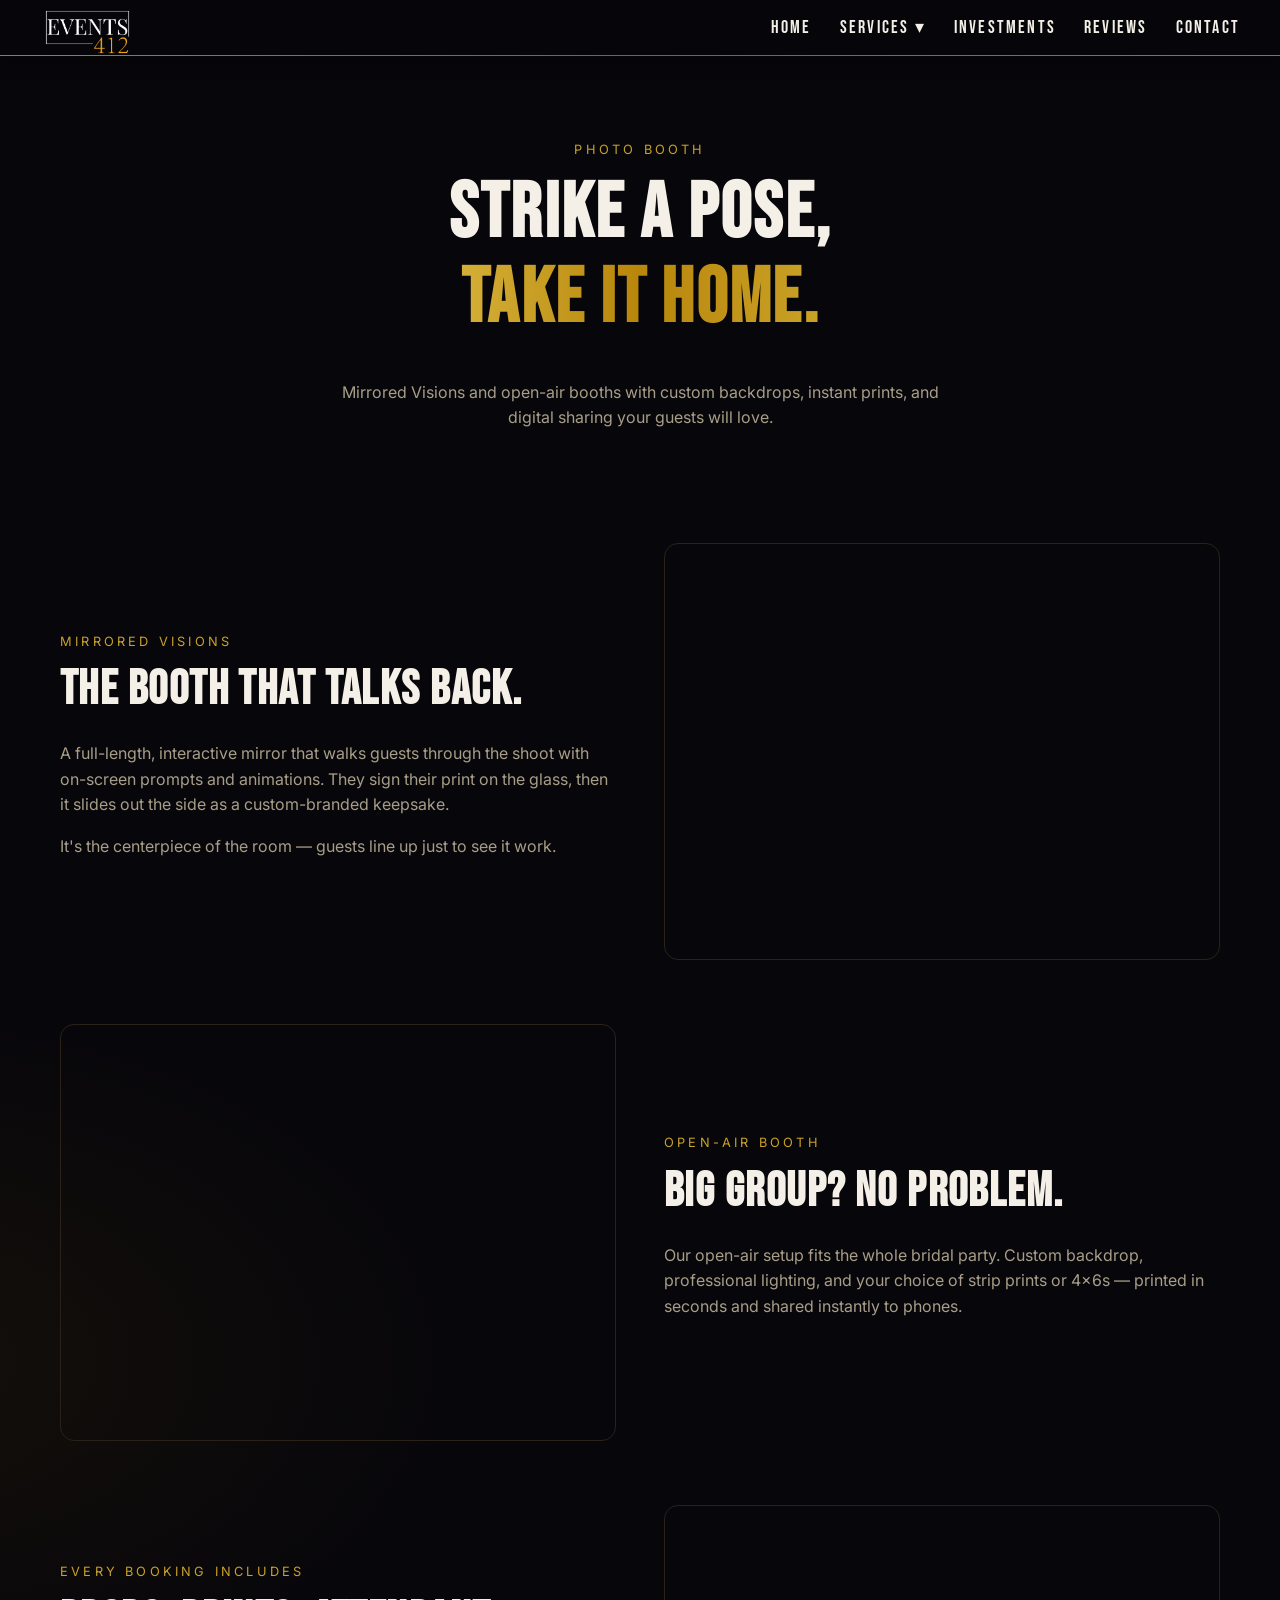
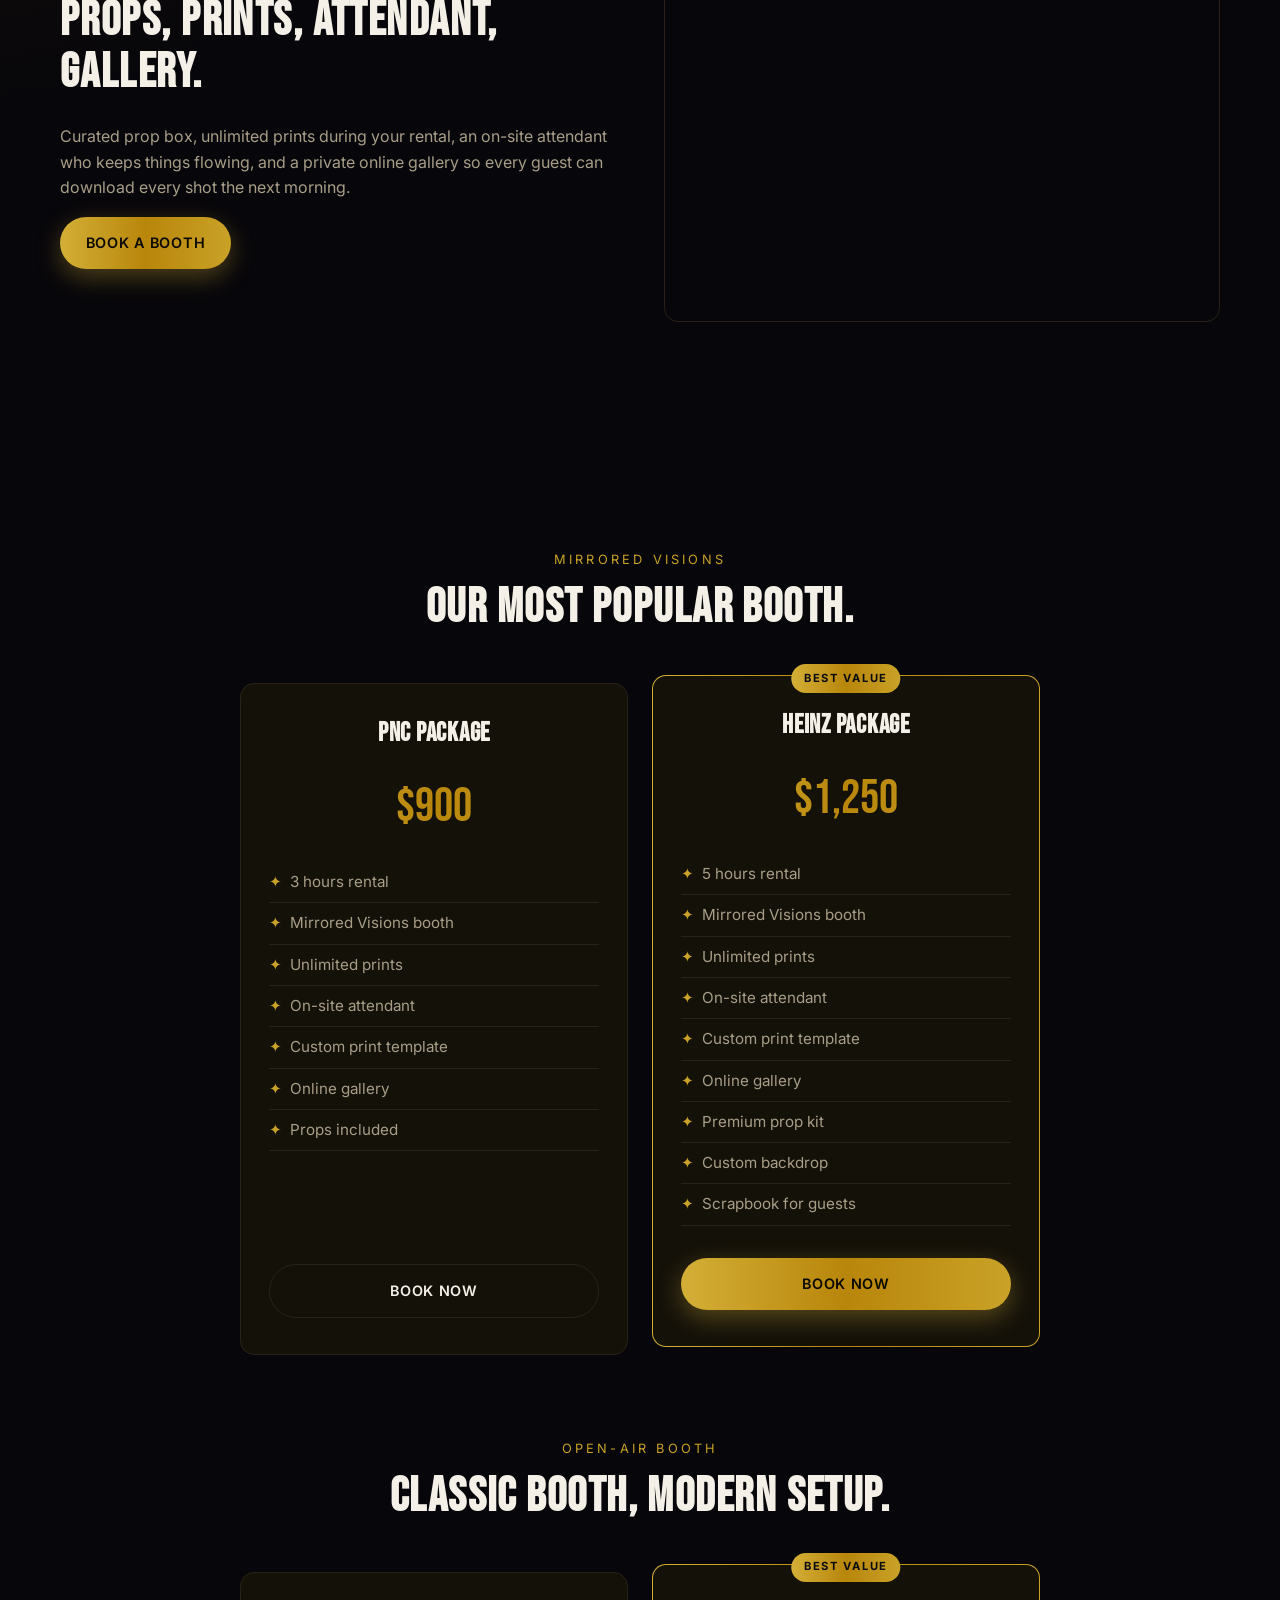
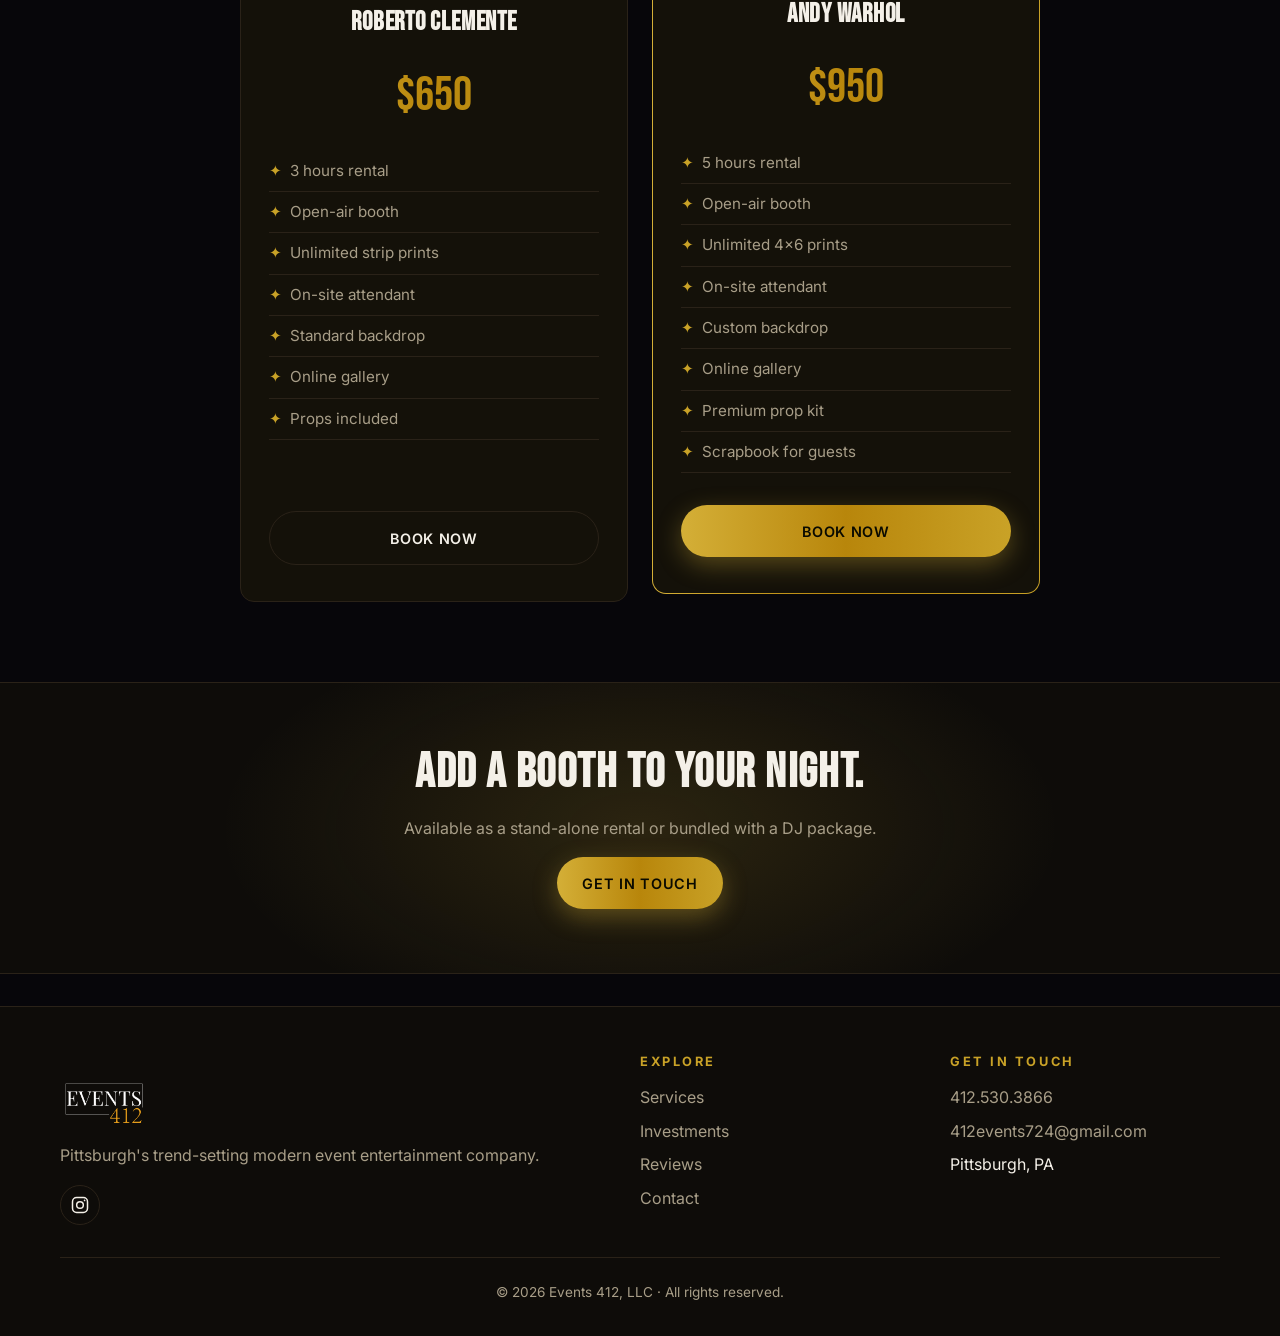
<file: services/photo-booth.html>
<!DOCTYPE html>
<html lang="en">
<head>
  <meta charset="UTF-8">
  <meta name="viewport" content="width=device-width, initial-scale=1.0">
  <title>Photo Booth — Events 412 Pittsburgh</title>
  <meta name="description" content="Pittsburgh photo booth rentals from Events 412 — Mirrored Visions and open-air booths with custom backdrops, instant prints, and digital sharing.">
  <link rel="icon" type="image/png" href="../images/favicon.png">
  <link rel="preconnect" href="https://fonts.googleapis.com">
  <link rel="preconnect" href="https://fonts.gstatic.com" crossorigin>
  <link href="https://fonts.googleapis.com/css2?family=Bebas+Neue&family=Inter:wght@400;500;600;700&display=swap" rel="stylesheet">
  <link rel="stylesheet" href="../css/styles.css">
</head>
<body>

<header class="site-header">
  <div class="container nav">
    <a href="../index.html" class="brand"><img src="../images/logo.png" alt="Events 412" style="height:88px;width:auto;display:block;" decoding="async"></a>
    <button class="nav-toggle" aria-label="Toggle menu" aria-expanded="false">☰</button>
    <ul class="nav-links">
      <li><a href="../index.html">Home</a></li>
      <li class="has-dropdown">
        <a href="./">Services<span class="caret"> ▾</span></a>
        <ul class="dropdown">
          <li><a href="weddings.html">DJ &amp; MC</a></li>
          <li><a href="lighting.html">Lighting Effects</a></li>
          <li><a href="photo-booth.html">Photo Booth</a></li>
          <li><a href="photography.html">Photography</a></li>
          <li><a href="cinematography.html">Cinematography</a></li>
        </ul>
      </li>
      <li><a href="../investments.html">Investments</a></li>
      <li><a href="../reviews.html">Reviews</a></li>
      <li><a href="../index.html#contact">Contact</a></li>
    </ul>
  </div>
</header>

<main>

  <section class="page-hero">
    <div class="container">
      <span class="eyebrow">Photo Booth</span>
      <h1>Strike a Pose,<br><span class="gradient-text">Take It Home.</span></h1>
      <p>Mirrored Visions and open-air booths with custom backdrops, instant prints, and digital sharing your guests will love.</p>
    </div>
  </section>

  <section style="padding-top:0;">
    <div class="container">
      <div class="feature-row">
        <div>
          <span class="eyebrow">Mirrored Visions</span>
          <h2>The booth that talks back.</h2>
          <p>A full-length, interactive mirror that walks guests through the shoot with on-screen prompts and animations. They sign their print on the glass, then it slides out the side as a custom-branded keepsake.</p>
          <p>It's the centerpiece of the room — guests line up just to see it work.</p>
        </div>
        <div class="feature-img" style="background:url('https://pub-5b7418a838064757932b3799e076431d.r2.dev/Photos/The%20booth%20that%20talks%20back.webp') center/cover no-repeat;font-size:0;"></div>
      </div>

      <div class="feature-row reverse">
        <div>
          <span class="eyebrow">Open-Air Booth</span>
          <h2>Big group? No problem.</h2>
          <p>Our open-air setup fits the whole bridal party. Custom backdrop, professional lighting, and your choice of strip prints or 4×6s — printed in seconds and shared instantly to phones.</p>
        </div>
        <div class="feature-img" style="background:url('https://pub-5b7418a838064757932b3799e076431d.r2.dev/Photos/Big%20group%3F%20No%20problem.webp') center/cover no-repeat;font-size:0;"></div>
      </div>

      <div class="feature-row">
        <div>
          <span class="eyebrow">Every Booking Includes</span>
          <h2>Props, prints, attendant, gallery.</h2>
          <p>Curated prop box, unlimited prints during your rental, an on-site attendant who keeps things flowing, and a private online gallery so every guest can download every shot the next morning.</p>
          <a href="../index.html#contact" class="btn btn-primary">Book a Booth</a>
        </div>
        <div class="feature-img" style="background:url('https://pub-5b7418a838064757932b3799e076431d.r2.dev/Photos/Props%2C%20prints%2C%20attendant%2C%20gallery..webp') center/cover no-repeat;font-size:0;"></div>
      </div>
    </div>
  </section>

  <section>
    <div class="container">
      <div class="section-head">
        <span class="eyebrow">Mirrored Visions</span>
        <h2>Our most popular booth.</h2>
      </div>
      <div class="price-grid" style="grid-template-columns: repeat(2,1fr); max-width:800px; margin:0 auto;">
        <div class="price-card">
          <h3>PNC Package</h3>
          <div class="price" style="font-family:'Bebas Neue',sans-serif;font-size:3rem;background:var(--grad);-webkit-background-clip:text;background-clip:text;color:transparent;margin:.5rem 0 1rem;">$900</div>
          <ul>
            <li>3 hours rental</li>
            <li>Mirrored Visions booth</li>
            <li>Unlimited prints</li>
            <li>On-site attendant</li>
            <li>Custom print template</li>
            <li>Online gallery</li>
            <li>Props included</li>
          </ul>
          <a href="../index.html#contact" class="btn btn-ghost" style="width:100%;text-align:center;">Book Now</a>
        </div>
        <div class="price-card featured">
          <div class="badge">Best Value</div>
          <h3>Heinz Package</h3>
          <div class="price" style="font-family:'Bebas Neue',sans-serif;font-size:3rem;background:var(--grad);-webkit-background-clip:text;background-clip:text;color:transparent;margin:.5rem 0 1rem;">$1,250</div>
          <ul>
            <li>5 hours rental</li>
            <li>Mirrored Visions booth</li>
            <li>Unlimited prints</li>
            <li>On-site attendant</li>
            <li>Custom print template</li>
            <li>Online gallery</li>
            <li>Premium prop kit</li>
            <li>Custom backdrop</li>
            <li>Scrapbook for guests</li>
          </ul>
          <a href="../index.html#contact" class="btn btn-primary" style="width:100%;text-align:center;">Book Now</a>
        </div>
      </div>
    </div>
  </section>

  <section style="padding-top:0;">
    <div class="container">
      <div class="section-head">
        <span class="eyebrow">Open-Air Booth</span>
        <h2>Classic booth, modern setup.</h2>
      </div>
      <div class="price-grid" style="grid-template-columns: repeat(2,1fr); max-width:800px; margin:0 auto;">
        <div class="price-card">
          <h3>Roberto Clemente</h3>
          <div class="price" style="font-family:'Bebas Neue',sans-serif;font-size:3rem;background:var(--grad);-webkit-background-clip:text;background-clip:text;color:transparent;margin:.5rem 0 1rem;">$650</div>
          <ul>
            <li>3 hours rental</li>
            <li>Open-air booth</li>
            <li>Unlimited strip prints</li>
            <li>On-site attendant</li>
            <li>Standard backdrop</li>
            <li>Online gallery</li>
            <li>Props included</li>
          </ul>
          <a href="../index.html#contact" class="btn btn-ghost" style="width:100%;text-align:center;">Book Now</a>
        </div>
        <div class="price-card featured">
          <div class="badge">Best Value</div>
          <h3>Andy Warhol</h3>
          <div class="price" style="font-family:'Bebas Neue',sans-serif;font-size:3rem;background:var(--grad);-webkit-background-clip:text;background-clip:text;color:transparent;margin:.5rem 0 1rem;">$950</div>
          <ul>
            <li>5 hours rental</li>
            <li>Open-air booth</li>
            <li>Unlimited 4×6 prints</li>
            <li>On-site attendant</li>
            <li>Custom backdrop</li>
            <li>Online gallery</li>
            <li>Premium prop kit</li>
            <li>Scrapbook for guests</li>
          </ul>
          <a href="../index.html#contact" class="btn btn-primary" style="width:100%;text-align:center;">Book Now</a>
        </div>
      </div>
    </div>
  </section>

  <section class="cta-strip">
    <div class="container">
      <h2>Add a booth to your night.</h2>
      <p>Available as a stand-alone rental or bundled with a DJ package.</p>
      <a href="../index.html#contact" class="btn btn-primary">Get In Touch</a>
    </div>
  </section>

</main>

<footer class="site-footer">
  <div class="container">
    <div class="footer-grid">
      <div>
        <a href="../index.html" class="brand"><img src="../images/logo.png" alt="Events 412" style="height:88px;width:auto;display:block;" decoding="async"></a>
        <p>Pittsburgh's trend-setting modern event entertainment company.</p>
        <div class="socials">
          <a href="https://www.instagram.com/events412pgh" target="_blank" rel="noopener" aria-label="Instagram"><svg viewBox="0 0 24 24" width="20" height="20" fill="none" stroke="currentColor" stroke-width="1.8" stroke-linecap="round" stroke-linejoin="round" aria-hidden="true"><rect x="3" y="3" width="18" height="18" rx="5"/><circle cx="12" cy="12" r="4"/><circle cx="17.5" cy="6.5" r="1" fill="currentColor" stroke="none"/></svg></a>
        </div>
      </div>
      <div>
        <h4>Explore</h4>
        <ul>
          <li><a href="./">Services</a></li>
          <li><a href="../investments.html">Investments</a></li>
          <li><a href="../reviews.html">Reviews</a></li>
          <li><a href="../index.html#contact">Contact</a></li>
        </ul>
      </div>
      <div>
        <h4>Get In Touch</h4>
        <ul>
          <li><a href="tel:4125303866">412.530.3866</a></li>
          <li><a href="mailto:412events724@gmail.com">412events724@gmail.com</a></li>
          <li>Pittsburgh, PA</li>
        </ul>
      </div>
    </div>
    <div class="copyright">© <span id="year">2026</span> Events 412, LLC · All rights reserved.</div>
  </div>
</footer>

<script src="../js/main.js" defer></script>
</body>
</html>
</file>
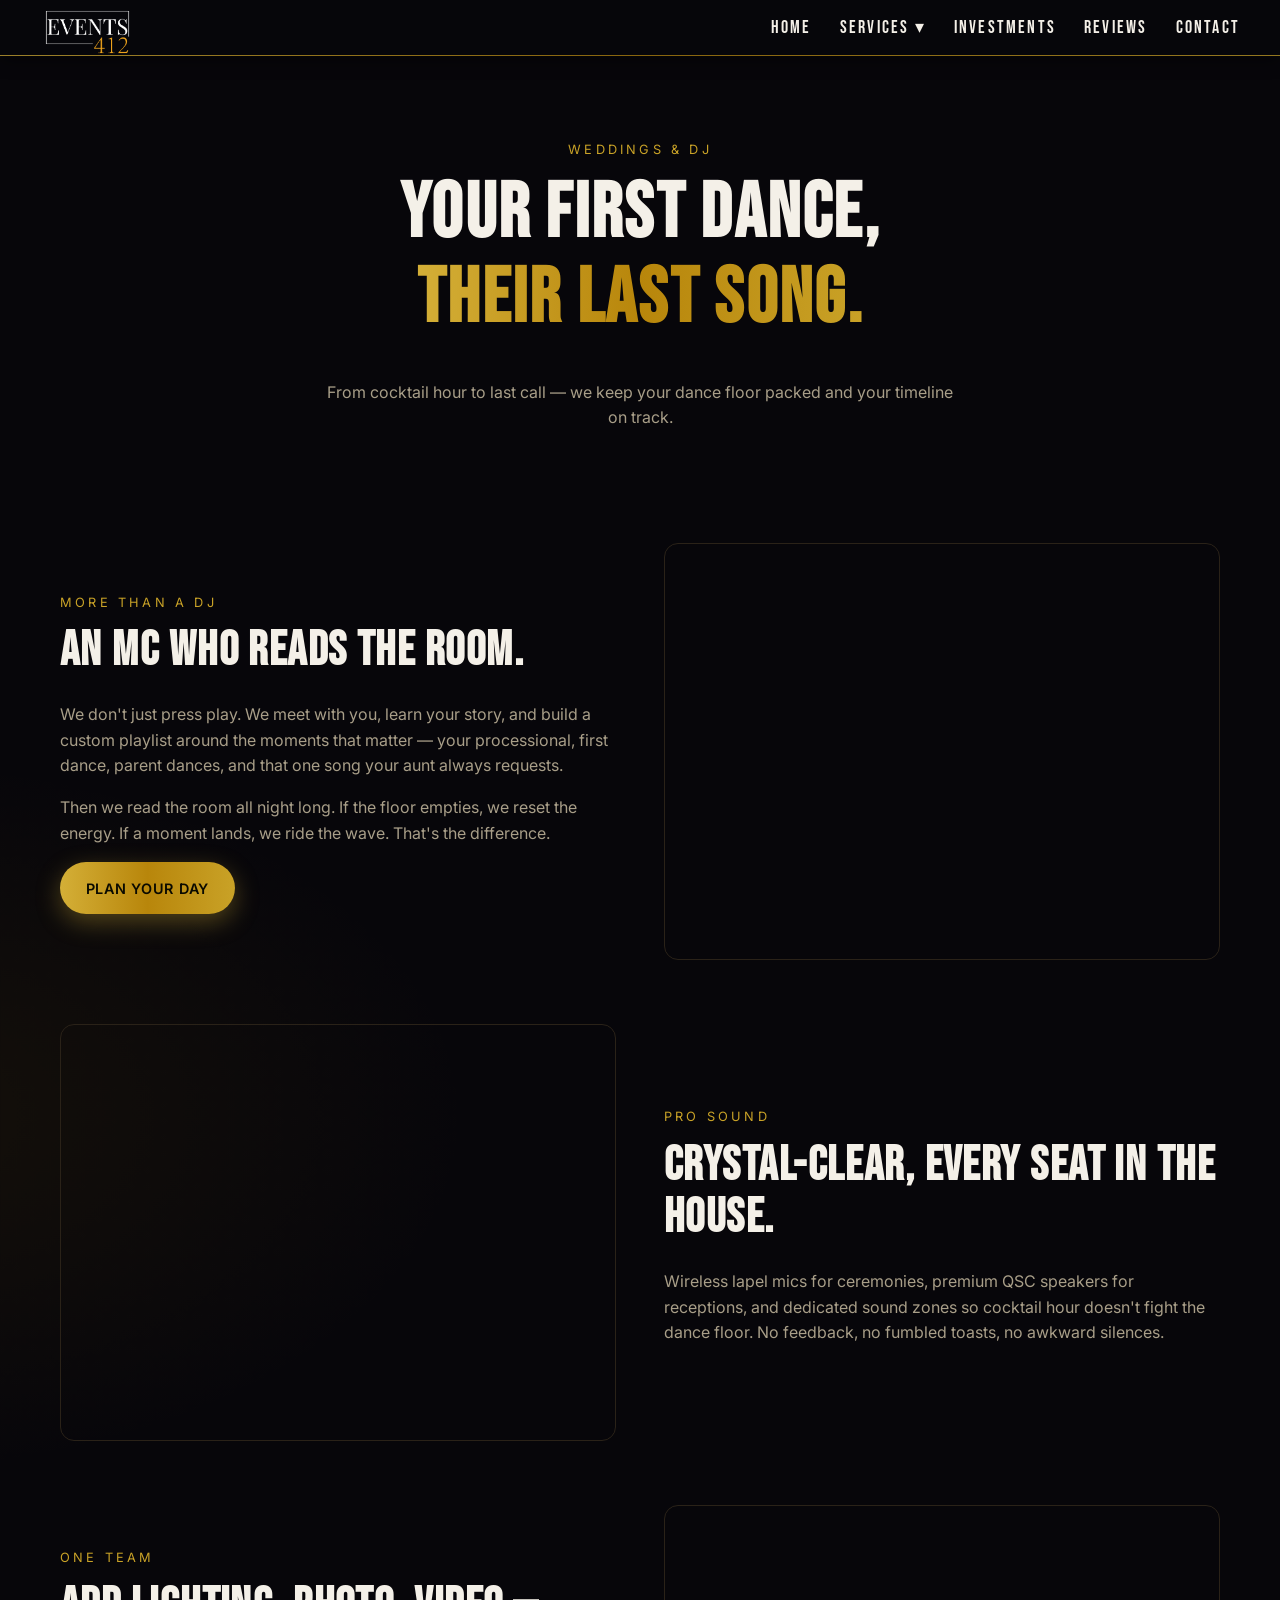
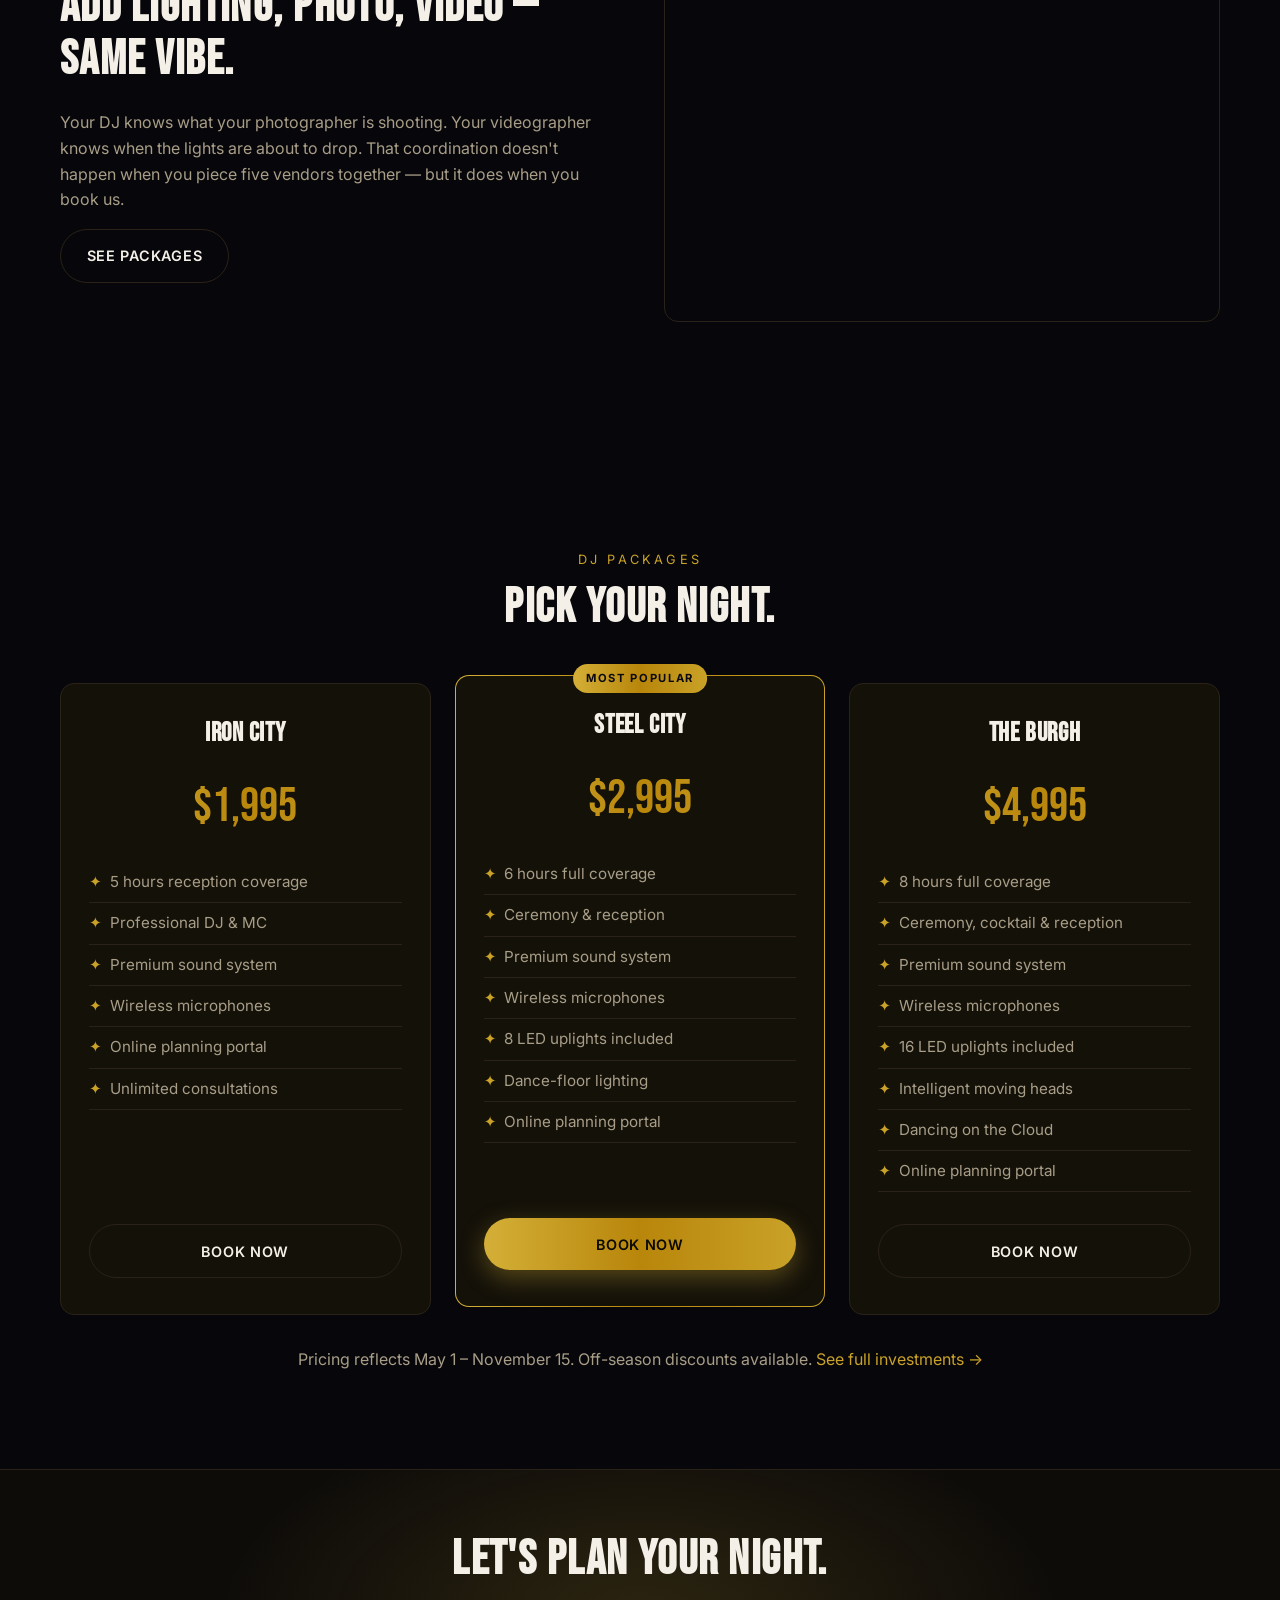
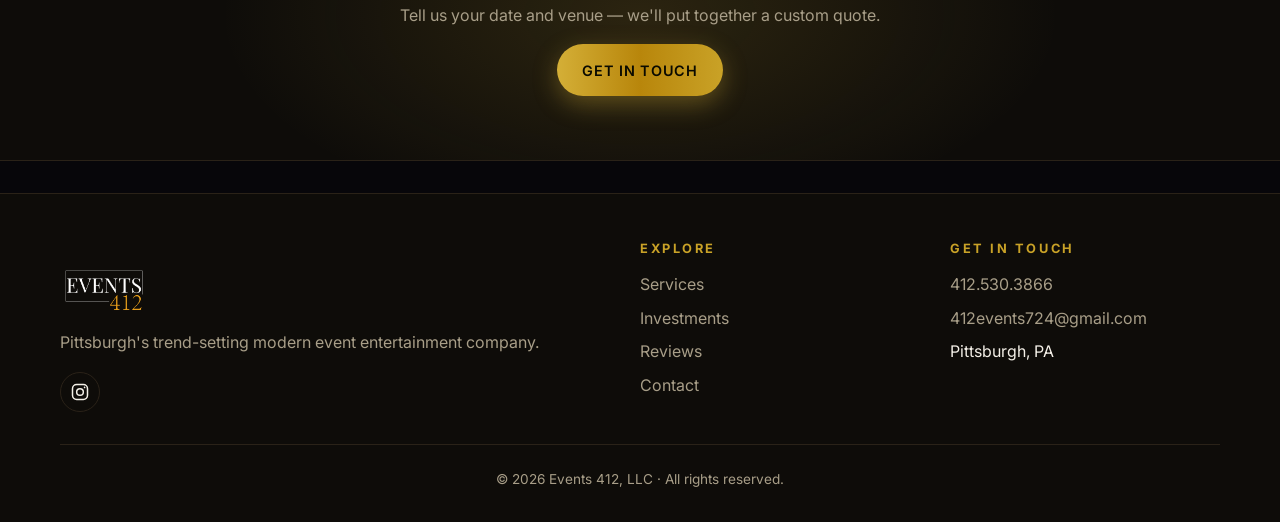
<file: services/weddings.html>
<!DOCTYPE html>
<html lang="en">
<head>
  <meta charset="UTF-8">
  <meta name="viewport" content="width=device-width, initial-scale=1.0">
  <title>Weddings &amp; DJ — Events 412 Pittsburgh</title>
  <meta name="description" content="Pittsburgh wedding DJ and MC services from Events 412 — high-energy mixes, seamless transitions, and a team that reads the room.">
  <link rel="icon" type="image/png" href="../images/favicon.png">
  <link rel="preconnect" href="https://fonts.googleapis.com">
  <link rel="preconnect" href="https://fonts.gstatic.com" crossorigin>
  <link href="https://fonts.googleapis.com/css2?family=Bebas+Neue&family=Inter:wght@400;500;600;700&display=swap" rel="stylesheet">
  <link rel="stylesheet" href="../css/styles.css">
</head>
<body>

<header class="site-header">
  <div class="container nav">
    <a href="../index.html" class="brand"><img src="../images/logo.png" alt="Events 412" style="height:88px;width:auto;display:block;" decoding="async"></a>
    <button class="nav-toggle" aria-label="Toggle menu" aria-expanded="false">☰</button>
    <ul class="nav-links">
      <li><a href="../index.html">Home</a></li>
      <li class="has-dropdown">
        <a href="./">Services<span class="caret"> ▾</span></a>
        <ul class="dropdown">
          <li><a href="weddings.html">DJ &amp; MC</a></li>
          <li><a href="lighting.html">Lighting Effects</a></li>
          <li><a href="photo-booth.html">Photo Booth</a></li>
          <li><a href="photography.html">Photography</a></li>
          <li><a href="cinematography.html">Cinematography</a></li>
        </ul>
      </li>
      <li><a href="../investments.html">Investments</a></li>
      <li><a href="../reviews.html">Reviews</a></li>
      <li><a href="../index.html#contact">Contact</a></li>
    </ul>
  </div>
</header>

<main>

  <section class="page-hero">
    <div class="container">
      <span class="eyebrow">Weddings &amp; DJ</span>
      <h1>Your First Dance,<br><span class="gradient-text">Their Last Song.</span></h1>
      <p>From cocktail hour to last call — we keep your dance floor packed and your timeline on track.</p>
    </div>
  </section>

  <section style="padding-top:0;">
    <div class="container">
      <div class="feature-row">
        <div>
          <span class="eyebrow">More Than a DJ</span>
          <h2>An MC who reads the room.</h2>
          <p>We don't just press play. We meet with you, learn your story, and build a custom playlist around the moments that matter — your processional, first dance, parent dances, and that one song your aunt always requests.</p>
          <p>Then we read the room all night long. If the floor empties, we reset the energy. If a moment lands, we ride the wave. That's the difference.</p>
          <a href="../index.html#contact" class="btn btn-primary">Plan Your Day</a>
        </div>
        <div class="feature-img" style="background:url('https://pub-5b7418a838064757932b3799e076431d.r2.dev/Photos/An%20MC%20who%20reads%20the%20room.webp') center/cover no-repeat;font-size:0;"></div>
      </div>

      <div class="feature-row reverse">
        <div>
          <span class="eyebrow">Pro Sound</span>
          <h2>Crystal-clear, every seat in the house.</h2>
          <p>Wireless lapel mics for ceremonies, premium QSC speakers for receptions, and dedicated sound zones so cocktail hour doesn't fight the dance floor. No feedback, no fumbled toasts, no awkward silences.</p>
        </div>
        <div class="feature-img" style="background:url('https://pub-5b7418a838064757932b3799e076431d.r2.dev/Photos/Crystal-clear%2C%20every%20seat%20in%20the%20house.webp') center/cover no-repeat;font-size:0;"></div>
      </div>

      <div class="feature-row">
        <div>
          <span class="eyebrow">One Team</span>
          <h2>Add lighting, photo, video — same vibe.</h2>
          <p>Your DJ knows what your photographer is shooting. Your videographer knows when the lights are about to drop. That coordination doesn't happen when you piece five vendors together — but it does when you book us.</p>
          <a href="../investments.html" class="btn btn-ghost">See Packages</a>
        </div>
        <div class="feature-img" style="background:url('https://pub-5b7418a838064757932b3799e076431d.r2.dev/Photos/Add%20lighting%2C%20photo%2C%20video%20%E2%80%94%20same%20vibe.webp') center/cover no-repeat;font-size:0;"></div>
      </div>
    </div>
  </section>

  <section>
    <div class="container">
      <div class="section-head">
        <span class="eyebrow">DJ Packages</span>
        <h2>Pick your night.</h2>
      </div>
      <div class="price-grid">
        <div class="price-card">
          <h3>Iron City</h3>
          <div class="price" style="font-family:'Bebas Neue',sans-serif;font-size:3rem;background:var(--grad);-webkit-background-clip:text;background-clip:text;color:transparent;margin:.5rem 0 1rem;">$1,995</div>
          <ul>
            <li>5 hours reception coverage</li>
            <li>Professional DJ &amp; MC</li>
            <li>Premium sound system</li>
            <li>Wireless microphones</li>
            <li>Online planning portal</li>
            <li>Unlimited consultations</li>
          </ul>
          <a href="../index.html#contact" class="btn btn-ghost" style="width:100%;text-align:center;">Book Now</a>
        </div>
        <div class="price-card featured">
          <div class="badge">Most Popular</div>
          <h3>Steel City</h3>
          <div class="price" style="font-family:'Bebas Neue',sans-serif;font-size:3rem;background:var(--grad);-webkit-background-clip:text;background-clip:text;color:transparent;margin:.5rem 0 1rem;">$2,995</div>
          <ul>
            <li>6 hours full coverage</li>
            <li>Ceremony &amp; reception</li>
            <li>Premium sound system</li>
            <li>Wireless microphones</li>
            <li>8 LED uplights included</li>
            <li>Dance-floor lighting</li>
            <li>Online planning portal</li>
          </ul>
          <a href="../index.html#contact" class="btn btn-primary" style="width:100%;text-align:center;">Book Now</a>
        </div>
        <div class="price-card">
          <h3>The Burgh</h3>
          <div class="price" style="font-family:'Bebas Neue',sans-serif;font-size:3rem;background:var(--grad);-webkit-background-clip:text;background-clip:text;color:transparent;margin:.5rem 0 1rem;">$4,995</div>
          <ul>
            <li>8 hours full coverage</li>
            <li>Ceremony, cocktail &amp; reception</li>
            <li>Premium sound system</li>
            <li>Wireless microphones</li>
            <li>16 LED uplights included</li>
            <li>Intelligent moving heads</li>
            <li>Dancing on the Cloud</li>
            <li>Online planning portal</li>
          </ul>
          <a href="../index.html#contact" class="btn btn-ghost" style="width:100%;text-align:center;">Book Now</a>
        </div>
      </div>
      <p style="text-align:center;margin-top:2rem;color:var(--text-dim);">Pricing reflects May 1 – November 15. Off-season discounts available. <a href="../investments.html">See full investments →</a></p>
    </div>
  </section>

  <section class="cta-strip">
    <div class="container">
      <h2>Let's plan your night.</h2>
      <p>Tell us your date and venue — we'll put together a custom quote.</p>
      <a href="../index.html#contact" class="btn btn-primary">Get In Touch</a>
    </div>
  </section>

</main>

<footer class="site-footer">
  <div class="container">
    <div class="footer-grid">
      <div>
        <a href="../index.html" class="brand"><img src="../images/logo.png" alt="Events 412" style="height:88px;width:auto;display:block;" decoding="async"></a>
        <p>Pittsburgh's trend-setting modern event entertainment company.</p>
        <div class="socials">
          <a href="https://www.instagram.com/events412pgh" target="_blank" rel="noopener" aria-label="Instagram"><svg viewBox="0 0 24 24" width="20" height="20" fill="none" stroke="currentColor" stroke-width="1.8" stroke-linecap="round" stroke-linejoin="round" aria-hidden="true"><rect x="3" y="3" width="18" height="18" rx="5"/><circle cx="12" cy="12" r="4"/><circle cx="17.5" cy="6.5" r="1" fill="currentColor" stroke="none"/></svg></a>
        </div>
      </div>
      <div>
        <h4>Explore</h4>
        <ul>
          <li><a href="./">Services</a></li>
          <li><a href="../investments.html">Investments</a></li>
          <li><a href="../reviews.html">Reviews</a></li>
          <li><a href="../index.html#contact">Contact</a></li>
        </ul>
      </div>
      <div>
        <h4>Get In Touch</h4>
        <ul>
          <li><a href="tel:4125303866">412.530.3866</a></li>
          <li><a href="mailto:412events724@gmail.com">412events724@gmail.com</a></li>
          <li>Pittsburgh, PA</li>
        </ul>
      </div>
    </div>
    <div class="copyright">© <span id="year">2026</span> Events 412, LLC · All rights reserved.</div>
  </div>
</footer>

<script src="../js/main.js" defer></script>
</body>
</html>
</file>
<file: css/styles.css>
/* ============================================================
   Events 412 — Dark / Nightlife theme
   ============================================================ */

:root {
  --bg:        #07060a;
  --bg-soft:   #0e0c09;
  --bg-card:   #141109;
  --border:    #2a2218;
  --text:      #f4f0e8;
  --text-dim:  #a89e88;
  --neon-1:    #d4af37;   /* gold        */
  --neon-2:    #c9a227;   /* deep gold   */
  --neon-3:    #b8860b;   /* dark gold   */
  --max:       1200px;
  --radius:    14px;
  --shadow:    0 10px 40px rgba(0,0,0,.55);
  --grad:      linear-gradient(90deg, var(--neon-1), var(--neon-3), var(--neon-2));
}

* { box-sizing: border-box; }

html, body {
  margin: 0;
  padding: 0;
  background: var(--bg);
  color: var(--text);
  font-family: 'Inter', system-ui, -apple-system, Segoe UI, Roboto, sans-serif;
  font-size: 16px;
  line-height: 1.6;
  -webkit-font-smoothing: antialiased;
  overflow-x: clip;
}

body {
  background:
    radial-gradient(1200px 600px at 80% -10%, rgba(212,175,55,.12), transparent 60%),
    radial-gradient(1000px 600px at -10% 30%, rgba(184,134,11,.08), transparent 60%),
    var(--bg);
  min-height: 100vh;
  display: flex;
  flex-direction: column;
}

img { max-width: 100%; display: block; }
a   { color: var(--neon-2); text-decoration: none; transition: color .15s ease; }
a:hover { color: var(--neon-1); }

h1, h2, h3, h4 {
  font-family: 'Bebas Neue', 'Inter', sans-serif;
  font-weight: 700;
  letter-spacing: .03em;
  line-height: 1.1;
  margin: 0 0 .5em;
}
h1 { font-size: clamp(2.4rem, 6vw, 4.8rem); }
h2 { font-size: clamp(1.8rem, 4vw, 3rem); }
h3 { font-size: 1.4rem; }

p  { margin: 0 0 1em; color: var(--text-dim); }

.container {
  width: 100%;
  max-width: var(--max);
  margin: 0 auto;
  padding: 0 1.25rem;
}

.gradient-text {
  background: var(--grad);
  -webkit-background-clip: text;
  background-clip: text;
  color: transparent;
}

/* ============================================================
   Header / Nav
   ============================================================ */

.site-header {
  position: sticky;
  top: 0;
  z-index: 50;
  background: rgba(7,7,11,.92);
  backdrop-filter: blur(14px);
  -webkit-backdrop-filter: blur(14px);
  border-bottom: 1px solid rgba(212,175,55,.20);
  box-shadow: 0 4px 18px rgba(0,0,0,.45);
}
body.menu-open .site-header {
  backdrop-filter: none;
  -webkit-backdrop-filter: none;
}
.site-header::after {
  content: '';
  position: absolute;
  left: 0; right: 0; bottom: -1px;
  height: 1px;
  background: var(--grad);
  opacity: .65;
  pointer-events: none;
}

.nav {
  display: flex;
  align-items: center;
  justify-content: space-between;
  padding: 0;
}
.site-header .brand img { height: 95px !important; width: auto !important; margin: -20px 0; }

.brand {
  display: flex;
  align-items: center;
}
.brand:hover { opacity: .85; }

.nav-links {
  display: flex;
  gap: 1.75rem;
  list-style: none;
  margin: 0;
  padding: 0;
  align-items: center;
}
.nav-links a {
  color: var(--text);
  font-family: 'Bebas Neue', sans-serif;
  font-size: 1.15rem;
  font-weight: 400;
  letter-spacing: .12em;
  text-transform: uppercase;
  position: relative;
  padding: .25rem 0;
}
.nav-links a:hover,
.nav-links a.active {
  color: var(--neon-2);
}
.nav-links a.active::after {
  content: '';
  position: absolute;
  left: 0; right: 0; bottom: -6px;
  height: 2px;
  background: var(--grad);
  border-radius: 2px;
}

/* dropdown */
.has-dropdown { position: relative; }
.dropdown {
  position: absolute;
  top: calc(100% + 12px);
  left: 50%;
  transform: translateX(-50%) translateY(8px);
  min-width: 220px;
  background: var(--bg-card);
  border: 1px solid var(--border);
  border-radius: var(--radius);
  padding: .5rem;
  list-style: none;
  margin: 0;
  opacity: 0;
  visibility: hidden;
  transition: opacity .15s ease, transform .15s ease, visibility .15s;
  box-shadow: var(--shadow);
}
.has-dropdown:hover .dropdown,
.has-dropdown:focus-within .dropdown {
  opacity: 1;
  visibility: visible;
  transform: translateX(-50%) translateY(0);
}
.dropdown li a {
  display: block;
  padding: .6rem .85rem;
  border-radius: 8px;
  text-transform: none;
  letter-spacing: 0;
  font-size: .95rem;
}
.dropdown li a:hover { background: rgba(255,255,255,.04); color: var(--neon-1); }

.nav-toggle {
  display: none;
  background: none;
  border: 1px solid var(--border);
  color: var(--text);
  width: 52px;
  height: 52px;
  border-radius: 12px;
  cursor: pointer;
  font-size: 1.6rem;
  line-height: 1;
}

/* ============================================================
   Buttons
   ============================================================ */

.btn {
  display: inline-block;
  padding: .9rem 1.6rem;
  border-radius: 999px;
  font-weight: 600;
  letter-spacing: .05em;
  text-transform: uppercase;
  font-size: .9rem;
  cursor: pointer;
  border: none;
  transition: transform .15s ease, box-shadow .15s ease, background .2s ease;
}
.btn-primary {
  background: var(--grad);
  color: #0a0a00;
  box-shadow: 0 8px 24px rgba(212,175,55,.35);
}
.btn-primary:hover {
  transform: translateY(-2px);
  box-shadow: 0 12px 32px rgba(212,175,55,.55);
  color: #0a0a00;
}
.btn-ghost {
  background: transparent;
  color: var(--text);
  border: 1px solid var(--border);
}
.btn-ghost:hover { border-color: var(--neon-2); color: var(--neon-2); }

/* ============================================================
   Sections
   ============================================================ */

main { flex: 1; }

section { padding: 5rem 0; }
.section-narrow { padding: 3.5rem 0; }

.eyebrow {
  display: inline-block;
  font-size: .8rem;
  letter-spacing: .25em;
  text-transform: uppercase;
  color: var(--neon-2);
  margin-bottom: .75rem;
}

.section-head {
  max-width: 760px;
  margin: 0 auto 3rem;
  text-align: center;
}

/* Hero */
.hero {
  position: relative;
  padding: 7rem 0 6rem;
  text-align: center;
  overflow: hidden;
}
.hero::before {
  content: '';
  position: absolute;
  inset: 0;
  background:
    radial-gradient(600px 400px at 50% 20%, rgba(212,175,55,.15), transparent 70%),
    radial-gradient(800px 500px at 50% 90%, rgba(184,134,11,.08), transparent 70%);
  z-index: -1;
}
.hero-splash {
  padding: 10rem 0 9rem;
  background: #0b0a10;
  isolation: isolate;
}
.hero-splash .hero-video {
  position: absolute;
  inset: 0;
  width: 100%;
  height: 100%;
  object-fit: cover;
  z-index: 0;
  pointer-events: none;
}
.hero-splash::after {
  content: '';
  position: absolute;
  inset: 0;
  background: linear-gradient(rgba(7,6,10,.65), rgba(7,6,10,.85));
  z-index: 1;
  pointer-events: none;
}
.hero-splash::before {
  content: '';
  display: block;
  position: absolute;
  inset: 0;
  background-image: url("data:image/svg+xml;utf8,<svg xmlns='http://www.w3.org/2000/svg' width='220' height='220'><filter id='n'><feTurbulence type='fractalNoise' baseFrequency='0.9' numOctaves='2' stitchTiles='stitch'/></filter><rect width='100%25' height='100%25' filter='url(%23n)'/></svg>");
  background-size: 220px 220px;
  background-repeat: repeat;
  opacity: .09;
  mix-blend-mode: overlay;
  z-index: 2;
  pointer-events: none;
}
.hero-splash > .container {
  position: relative;
  z-index: 3;
}
.hero h1 { margin-bottom: 1rem; }
.hero p.lede {
  font-size: 1.2rem;
  max-width: 640px;
  margin: 0 auto 2rem;
  color: var(--text-dim);
}
.hero-actions {
  display: flex;
  gap: 1rem;
  justify-content: center;
  flex-wrap: wrap;
}

.page-hero {
  padding: 5rem 0 3rem;
  text-align: center;
}
.page-hero p { max-width: 640px; margin: 0 auto; }

/* Cards / grids */
.grid {
  display: grid;
  gap: 1.5rem;
  grid-template-columns: repeat(auto-fit, minmax(260px, 1fr));
}
.grid-3 { grid-template-columns: repeat(3, 1fr); }
.grid-2 { grid-template-columns: repeat(2, 1fr); }
.grid-4 { grid-template-columns: repeat(4, 1fr); }
@media (max-width: 1024px) { .grid-4 { grid-template-columns: repeat(2, 1fr); } }
@media (max-width: 820px) {
  .grid-3, .grid-2 { grid-template-columns: 1fr; }
}
@media (max-width: 520px) { .grid-4 { grid-template-columns: 1fr; } }

.lighting-grid .card { min-height: 420px; display: flex; flex-direction: column; }
.lighting-grid .card p { margin-top: auto; }
@media (max-width: 820px) { .lighting-grid .card { min-height: 320px; } }

.card {
  background: var(--bg-card);
  border: 1px solid var(--border);
  border-radius: var(--radius);
  padding: 1.75rem;
  transition: transform .2s ease, border-color .2s ease, box-shadow .2s ease;
}
.card:hover {
  transform: translateY(-4px);
  border-color: var(--neon-3);
  box-shadow: 0 12px 30px rgba(212,175,55,.18);
}
.card-bg {
  position: relative;
  isolation: isolate;
  overflow: hidden;
  background-color: var(--bg-card);
}
.card-bg::before {
  content: '';
  position: absolute;
  inset: 0;
  background-image:
    linear-gradient(rgba(7,6,10,.50), rgba(7,6,10,.70)),
    var(--card-img);
  background-size: cover;
  background-position: center;
  z-index: -1;
  transition: transform .35s ease;
}
.card-bg:hover::before { transform: scale(1.04); }
.card-bg h3, .card-bg p { color: var(--text); }

/* Contact form */
.contact-form {
  display: grid;
  gap: 1rem;
  max-width: 720px;
  margin: 0 auto;
}
.contact-form .row { display: grid; grid-template-columns: 1fr 1fr; gap: 1rem; }
@media (max-width: 640px) { .contact-form .row { grid-template-columns: 1fr; } }
.contact-form label {
  display: block;
  font-size: .8rem;
  text-transform: uppercase;
  letter-spacing: .15em;
  color: var(--text-dim);
  margin-bottom: .4rem;
}
.contact-form input,
.contact-form select,
.contact-form textarea {
  width: 100%;
  background: var(--bg-card);
  border: 1px solid var(--border);
  border-radius: 10px;
  padding: .85rem 1rem;
  color: var(--text);
  font: inherit;
  transition: border-color .15s ease, box-shadow .15s ease;
}
.contact-form input:focus,
.contact-form select:focus,
.contact-form textarea:focus {
  outline: none;
  border-color: var(--neon-2);
  box-shadow: 0 0 0 3px rgba(212,175,55,.18);
}
.contact-form textarea { min-height: 140px; resize: vertical; }
.contact-form .submit-row { display: flex; justify-content: center; margin-top: .5rem; }
.form-success {
  text-align: center;
  padding: 3rem 1.5rem;
  background: var(--bg-card);
  border: 1px solid var(--border);
  border-radius: var(--radius);
  max-width: 720px;
  margin: 0 auto;
}
.form-success-mark {
  width: 72px; height: 72px; border-radius: 50%;
  background: var(--grad);
  color: #0b0a10;
  font-size: 2rem;
  display: grid; place-items: center;
  margin: 0 auto 1.25rem;
  box-shadow: 0 12px 32px rgba(212,175,55,.4);
}
.form-success h3 {
  font-size: 2rem;
  background: var(--grad);
  -webkit-background-clip: text;
  background-clip: text;
  color: transparent;
  margin-bottom: .5rem;
}
.contact-form .checkbox-group { border: 0; padding: 0; margin: 0; }
.contact-form .checkbox-group legend {
  display: block; font-size: .8rem; text-transform: uppercase; letter-spacing: .15em;
  color: var(--text-dim); margin-bottom: .6rem; padding: 0;
}
.contact-form .checkbox-grid {
  display: grid; grid-template-columns: 1fr 1fr; gap: .6rem .9rem;
}
@media (max-width: 640px) { .contact-form .checkbox-grid { grid-template-columns: 1fr; } }
.contact-form .checkbox {
  display: flex; align-items: center; gap: .65rem;
  background: var(--bg-card); border: 1px solid var(--border); border-radius: 10px;
  padding: .7rem .9rem; cursor: pointer; color: var(--text);
  text-transform: none; letter-spacing: 0; font-size: 1rem; margin: 0;
  transition: border-color .15s ease, box-shadow .15s ease, background .15s ease;
}
.contact-form .checkbox:hover { border-color: var(--neon-2); }
.contact-form .checkbox input[type="checkbox"] {
  appearance: none; -webkit-appearance: none;
  width: 18px; height: 18px; flex: 0 0 18px; margin: 0; padding: 0;
  border: 1px solid var(--border); border-radius: 4px;
  background: var(--bg); cursor: pointer; position: relative;
  transition: border-color .15s ease, background .15s ease;
}
.contact-form .checkbox input[type="checkbox"]:checked {
  background: var(--grad); border-color: transparent;
}
.contact-form .checkbox input[type="checkbox"]:checked::after {
  content: ''; position: absolute; left: 5px; top: 1px;
  width: 5px; height: 10px; border: solid #0b0a10;
  border-width: 0 2px 2px 0; transform: rotate(45deg);
}
.contact-form .checkbox input[type="checkbox"]:focus-visible {
  outline: none; box-shadow: 0 0 0 3px rgba(212,175,55,.25);
}
.contact-form .checkbox:has(input:checked) {
  border-color: var(--neon-2);
  box-shadow: 0 0 0 1px rgba(212,175,55,.25) inset;
}
.card h3 { color: var(--text); margin-bottom: .5rem; }
.card .icon {
  width: 48px; height: 48px;
  border-radius: 12px;
  background: var(--grad);
  display: grid; place-items: center;
  font-size: 1.4rem;
  margin-bottom: 1rem;
  color: #0a0a12;
  font-weight: 700;
}
.card a.more {
  display: inline-block;
  margin-top: .5rem;
  font-size: .9rem;
  text-transform: uppercase;
  letter-spacing: .1em;
}

/* Service feature blocks (alternating image/text rows) */
.feature-row {
  display: grid;
  grid-template-columns: 1fr 1fr;
  gap: 3rem;
  align-items: center;
  margin: 4rem 0;
}
.feature-row.reverse > :first-child { order: 2; }
@media (max-width: 820px) {
  .feature-row, .feature-row.reverse > :first-child { grid-template-columns: 1fr; order: initial; }
}
.feature-img {
  aspect-ratio: 4/3;
  background: linear-gradient(135deg, rgba(212,175,55,.25), rgba(184,134,11,.18));
  border-radius: var(--radius);
  border: 1px solid var(--border);
  display: grid;
  place-items: center;
  font-family: 'Bebas Neue', sans-serif;
  font-size: 4rem;
  color: rgba(255,255,255,.35);
  letter-spacing: .1em;
}
.feature-iframe {
  background: transparent;
  border: 0;
  border-radius: 0;
  overflow: visible;
  padding: 0;
  aspect-ratio: 1600 / 856;
}
.feature-iframe iframe {
  width: 100%;
  height: 100%;
  border: 0;
  background: transparent;
  display: block;
}

/* Pricing */
.price-grid { display: grid; gap: 1.5rem; grid-template-columns: repeat(3, 1fr); }
@media (max-width: 900px) { .price-grid { grid-template-columns: 1fr !important; } }

.price-card {
  background: var(--bg-card);
  border: 1px solid var(--border);
  border-radius: var(--radius);
  padding: 2.25rem 1.75rem;
  text-align: center;
  position: relative;
  display: flex;
  flex-direction: column;
}
.price-card.featured {
  border: 1px solid transparent;
  background:
    linear-gradient(var(--bg-card), var(--bg-card)) padding-box,
    var(--grad) border-box;
  transform: translateY(-8px);
}
.price-card .badge {
  position: absolute;
  top: -12px; left: 50%;
  transform: translateX(-50%);
  background: var(--grad);
  color: #0a0a12;
  font-size: .7rem;
  font-weight: 700;
  text-transform: uppercase;
  letter-spacing: .15em;
  padding: .35rem .8rem;
  border-radius: 999px;
}
.price-card h3 { font-size: 1.6rem; }
.price-card .price {
  font-family: 'Bebas Neue', sans-serif;
  font-size: 3rem;
  background: var(--grad);
  -webkit-background-clip: text;
  background-clip: text;
  color: transparent;
  margin: .5rem 0 1rem;
}
.price-card ul {
  list-style: none;
  padding: 0;
  margin: 0 0 2rem;
  text-align: left;
  flex: 1;
}
.price-card ul li {
  padding: .5rem 0;
  border-bottom: 1px solid var(--border);
  color: var(--text-dim);
  font-size: .95rem;
}
.price-card ul li::before {
  content: '✦';
  color: var(--neon-2);
  margin-right: .5rem;
}

/* Reviews */
.review {
  background: var(--bg-card);
  border: 1px solid var(--border);
  border-radius: var(--radius);
  padding: 1.75rem;
}
.review .stars { color: #ffd700; margin-bottom: .75rem; letter-spacing: .15em; }
.review blockquote {
  margin: 0 0 1rem;
  font-size: 1.02rem;
  color: var(--text);
  line-height: 1.6;
  font-style: italic;
}
.review cite {
  display: block;
  font-style: normal;
  color: var(--neon-2);
  font-weight: 600;
  font-size: .9rem;
}

/* Gallery */
.gallery-grid {
  display: grid;
  grid-template-columns: repeat(auto-fill, minmax(260px, 1fr));
  gap: 1rem;
}
.gallery-item {
  aspect-ratio: 1;
  border-radius: var(--radius);
  background: linear-gradient(135deg, rgba(212,175,55,.3), rgba(184,134,11,.25));
  border: 1px solid var(--border);
  display: grid;
  place-items: center;
  font-family: 'Bebas Neue', sans-serif;
  font-size: 1.5rem;
  color: rgba(255,255,255,.5);
  letter-spacing: .1em;
  overflow: hidden;
  cursor: pointer;
  transition: transform .25s ease;
}
.gallery-item:hover { transform: scale(1.03); }
.gallery-item img { width:100%; height:100%; object-fit: cover; }

/* Contact form */
.contact-grid {
  display: grid;
  grid-template-columns: 1fr 1fr;
  gap: 3rem;
  align-items: start;
}
@media (max-width: 820px) { .contact-grid { grid-template-columns: 1fr; } }

.contact-info p { color: var(--text); font-size: 1.05rem; margin: .5rem 0; }
.contact-info .label {
  font-size: .75rem; letter-spacing: .25em; text-transform: uppercase;
  color: var(--neon-2); display: block; margin-top: 1.25rem;
}

form .field { margin-bottom: 1.25rem; }
form label {
  display: block;
  font-size: .8rem;
  text-transform: uppercase;
  letter-spacing: .15em;
  color: var(--text-dim);
  margin-bottom: .5rem;
}
form input,
form select,
form textarea {
  width: 100%;
  padding: .9rem 1rem;
  background: var(--bg-soft);
  border: 1px solid var(--border);
  border-radius: 10px;
  color: var(--text);
  font-family: inherit;
  font-size: 1rem;
  transition: border-color .15s ease, box-shadow .15s ease;
}
form input:focus,
form select:focus,
form textarea:focus {
  outline: none;
  border-color: var(--neon-2);
  box-shadow: 0 0 0 3px rgba(212,175,55,.18);
}
form textarea { min-height: 140px; resize: vertical; }

/* CTA strip */
.cta-strip {
  text-align: center;
  padding: 4rem 1.25rem;
  background:
    radial-gradient(600px 300px at 50% 50%, rgba(212,175,55,.15), transparent 70%),
    var(--bg-soft);
  border-top: 1px solid var(--border);
  border-bottom: 1px solid var(--border);
}
.cta-strip h2 { margin-bottom: 1rem; }
.cta-strip--image {
  background:
    linear-gradient(rgba(7,6,10,.60), rgba(7,6,10,.75)),
    var(--cta-img) center/cover no-repeat;
}
.jump-banner {
  display: flex; align-items: center; justify-content: space-between; gap: 1rem;
  padding: 1.1rem 1.5rem;
  background: var(--bg-card);
  border: 1px solid var(--border);
  border-radius: var(--radius);
  text-decoration: none; color: var(--text);
  margin-bottom: 1.5rem;
  transition: border-color .2s ease, transform .2s ease, box-shadow .2s ease;
  position: relative; overflow: hidden;
}
.jump-banner::before {
  content: ''; position: absolute; inset: 0;
  background: var(--grad); opacity: .08; pointer-events: none;
}
.jump-banner:hover {
  border-color: var(--neon-2);
  transform: translateY(-2px);
  box-shadow: 0 8px 24px rgba(212,175,55,.15);
}
.jump-banner-text { display: flex; flex-direction: column; gap: .15rem; }
.jump-banner-text .eyebrow { margin: 0; }
.jump-banner-text strong {
  font-family: 'Bebas Neue', sans-serif;
  font-size: 1.6rem; letter-spacing: .03em;
  background: var(--grad); -webkit-background-clip: text; background-clip: text; color: transparent;
}
.jump-banner-cta {
  font-weight: 600; font-size: .95rem;
  padding: .65rem 1.2rem;
  border-radius: 999px;
  background: var(--grad); color: #0b0a10;
  white-space: nowrap;
}
@media (max-width: 640px) {
  .jump-banner { flex-direction: column; align-items: flex-start; padding: 1rem 1.1rem; }
  .jump-banner-cta { width: 100%; text-align: center; }
}

/* ============================================================
   Footer
   ============================================================ */

.site-footer {
  background: var(--bg-soft);
  border-top: 1px solid var(--border);
  padding: 3rem 0 2rem;
  margin-top: 2rem;
}
.footer-grid {
  display: grid;
  grid-template-columns: 2fr 1fr 1fr;
  gap: 2.5rem;
  margin-bottom: 2rem;
}
@media (max-width: 720px) { .footer-grid { grid-template-columns: 1fr; } }

.footer-grid h4 {
  font-family: 'Inter', sans-serif;
  text-transform: uppercase;
  font-size: .8rem;
  letter-spacing: .2em;
  color: var(--neon-2);
  margin-bottom: 1rem;
}
.footer-grid ul { list-style: none; padding: 0; margin: 0; }
.footer-grid li { margin-bottom: .5rem; }
.footer-grid a { color: var(--text-dim); }
.footer-grid a:hover { color: var(--neon-1); }

.socials { display: flex; gap: .75rem; margin-top: 1rem; }
.socials a {
  width: 40px; height: 40px;
  border-radius: 50%;
  border: 1px solid var(--border);
  display: grid; place-items: center;
  color: var(--text);
  font-weight: 700;
  font-size: .8rem;
}
.socials a:hover { border-color: var(--neon-1); color: var(--neon-1); }

.copyright {
  text-align: center;
  color: var(--text-dim);
  font-size: .85rem;
  border-top: 1px solid var(--border);
  padding-top: 1.5rem;
}

/* ============================================================
   Mobile nav
   ============================================================ */

@media (max-width: 880px) {
  .nav-toggle { display: grid; place-items: center; position: relative; z-index: 60; }
  .nav-links {
    position: fixed;
    top: 0; right: 0; bottom: 0;
    left: auto;
    width: min(82vw, 340px);
    flex-direction: column;
    background: var(--bg-card);
    border-left: 1px solid var(--border);
    box-shadow: -16px 0 40px rgba(0,0,0,.5);
    padding: 5rem 1.5rem 2rem;
    gap: .25rem;
    align-items: stretch;
    display: flex;
    transform: translateX(100%);
    transition: transform .25s ease-out;
    z-index: 55;
    overflow-y: auto;
  }
  .nav-links.open { transform: translateX(0); }
  .nav-links a { padding: .75rem .25rem; }
  /* Services becomes a non-collapsible section label with sub-items shown */
  .has-dropdown > a {
    pointer-events: none;
    color: var(--neon-2);
    font-size: .85rem !important;
    letter-spacing: .22em !important;
    padding: 1rem .25rem .35rem !important;
    border-bottom: 1px solid var(--border);
    margin-bottom: .25rem;
  }
  .has-dropdown > a .caret { display: none; }
  .has-dropdown .dropdown,
  .has-dropdown:hover .dropdown,
  .has-dropdown:focus-within .dropdown {
    position: static;
    transform: none;
    opacity: 1;
    visibility: visible;
    box-shadow: none;
    border: none;
    background: transparent;
    padding: 0 0 0 .75rem;
    min-width: 0;
  }
  .has-dropdown .dropdown li a { padding: .65rem .25rem; font-size: 1rem; text-transform: uppercase; letter-spacing: .12em; font-family: 'Bebas Neue', sans-serif; }
}

/* ============================================================
   Mobile refinements
   ============================================================ */

@media (max-width: 640px) {
  .container { padding: 0 1rem; }
  section { padding: 3.25rem 0; }
  .section-narrow { padding: 2.5rem 0; }
  .section-head { margin-bottom: 2rem; }

  .hero { padding: 4rem 0 3.5rem; }
  .hero-splash { padding: 5rem 0 4.5rem; }
  .hero p.lede { font-size: 1.05rem; margin-bottom: 1.5rem; }
  .page-hero { padding: 3rem 0 2rem; }

  .hero-actions { flex-direction: column; align-items: stretch; gap: .75rem; }
  .hero-actions .btn { width: 100%; text-align: center; }

  .btn { padding: .85rem 1.25rem; min-height: 44px; }

  .grid { gap: 1rem; }
  .card { padding: 1.5rem; }

  .feature-row { gap: 1.5rem; margin: 2.5rem 0; }
  .feature-img { font-size: 2.4rem; aspect-ratio: 16/10; }

  .price-card { padding: 1.75rem 1.25rem; }

  .site-header .nav { padding: 0; }
  .site-header .brand img { height: 110px !important; margin: -10px 0; }
  .site-header .nav-toggle { margin-right: .5rem; }

  .footer-grid { gap: 2rem; }
  .site-footer { padding: 2.5rem 0 1.5rem; }
}

@media (max-width: 520px) {
  .photo-grid { columns: 2 140px !important; column-gap: .5rem !important; }
  .photo-item { margin-bottom: .5rem !important; }
  .video-grid { grid-template-columns: 1fr !important; gap: 1.25rem !important; }
}
</file>
